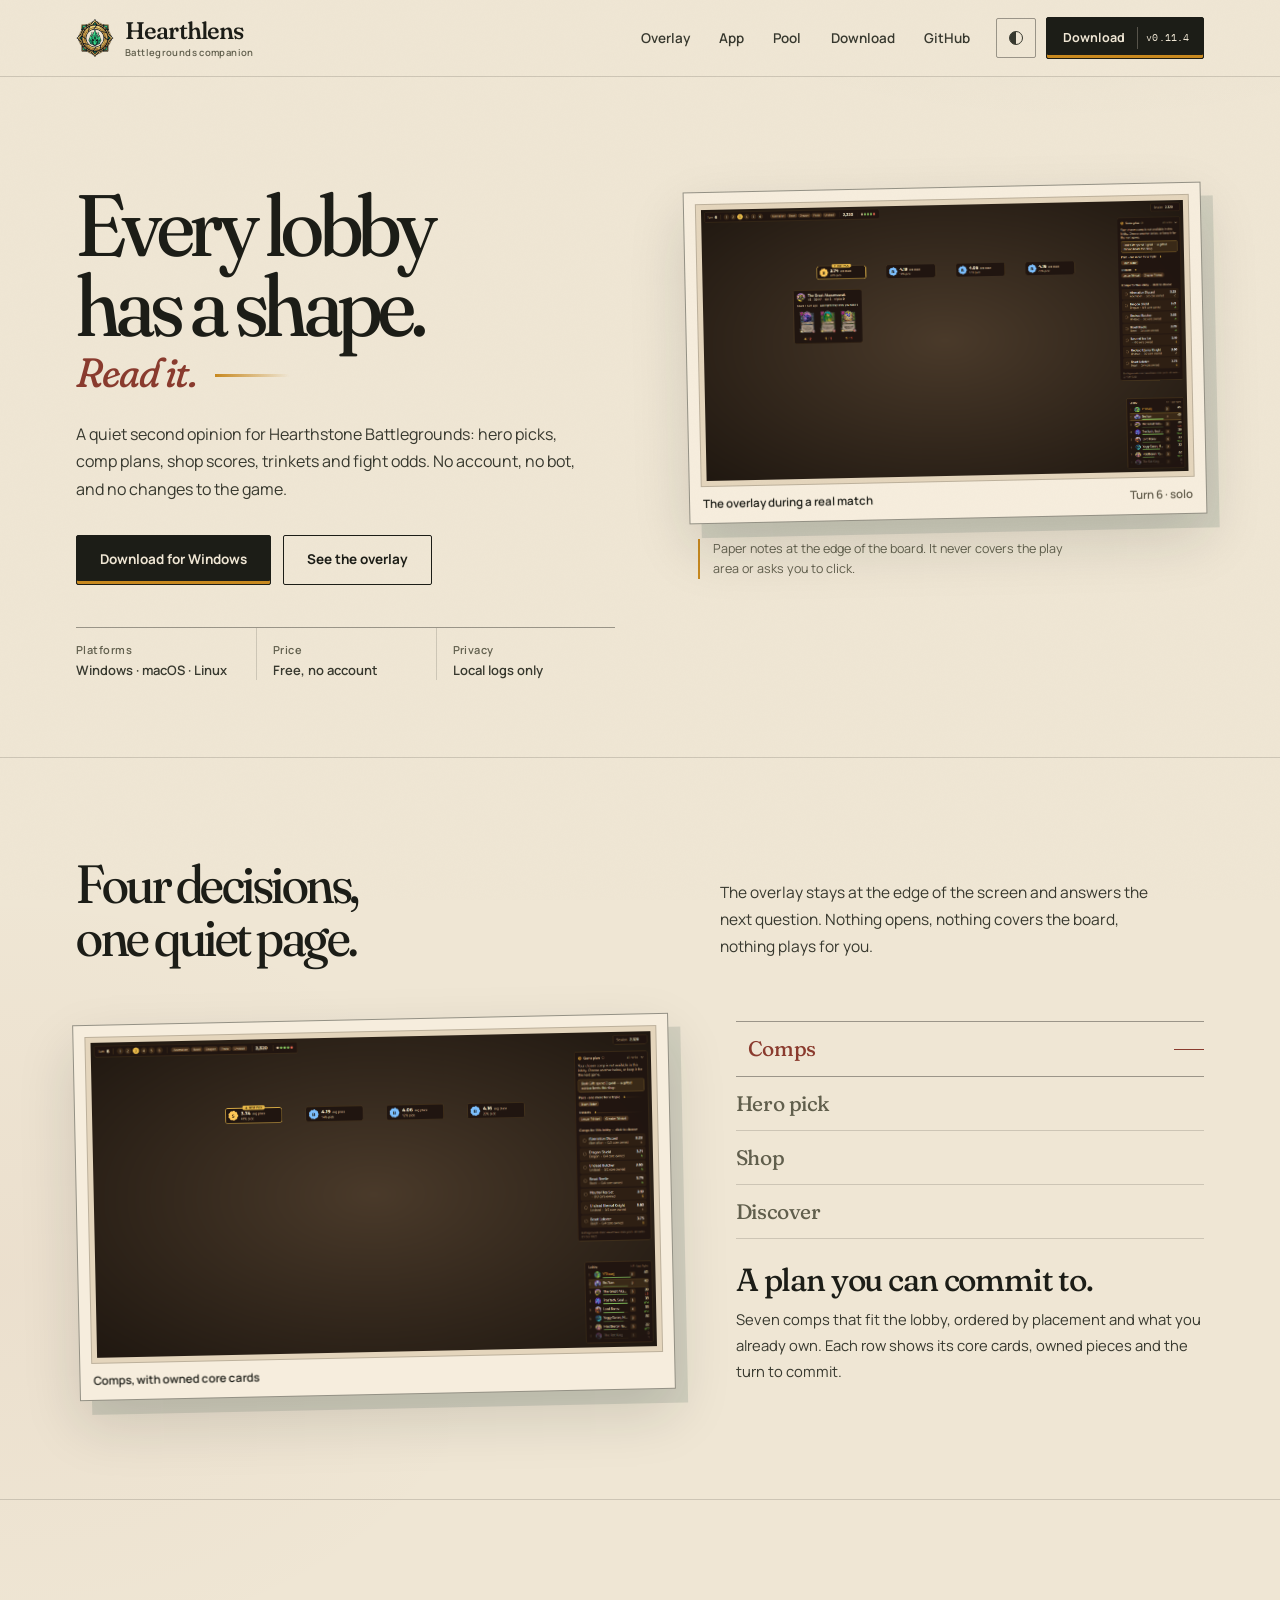
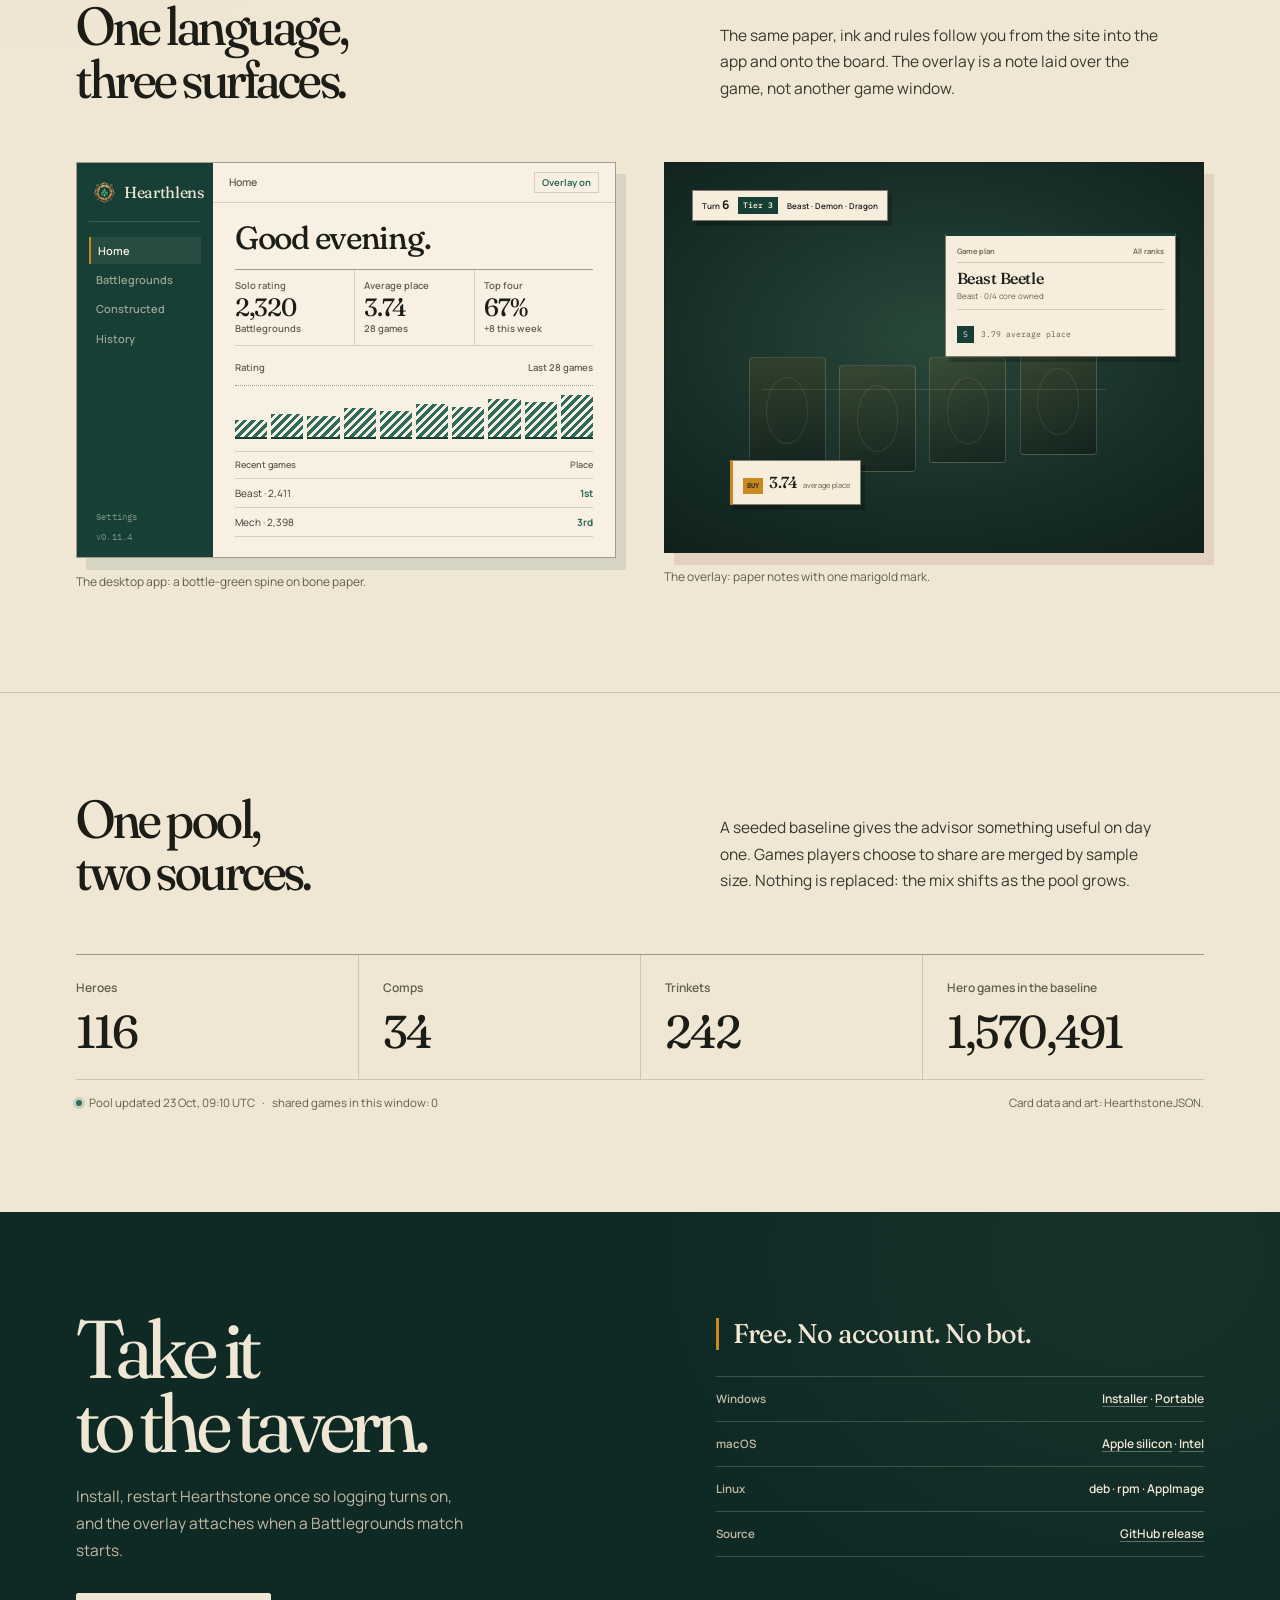
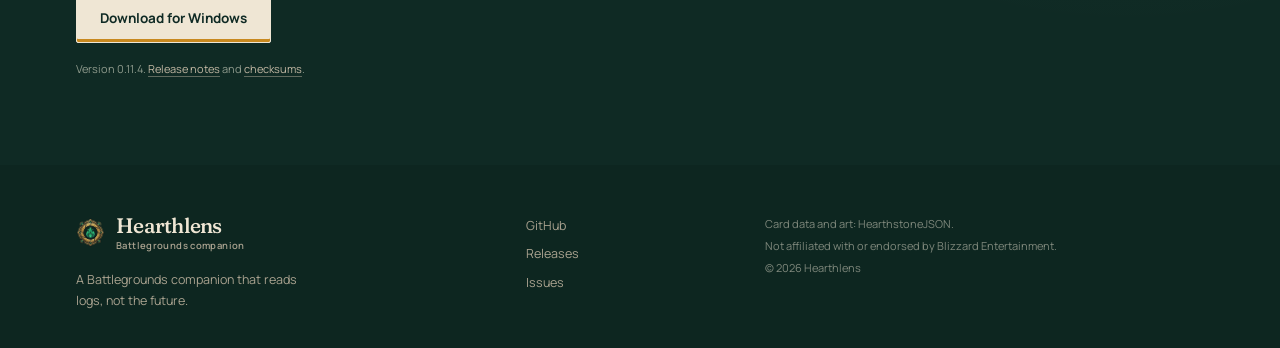
<file: design-preview/index.html>
<!doctype html>
<html lang="en" data-theme="light">
<head>
  <meta charset="utf-8">
  <meta name="viewport" content="width=device-width, initial-scale=1">
  <title>Hearthlens — a quieter Battlegrounds companion</title>
  <meta name="description" content="Hearthlens is a quiet second opinion for Hearthstone Battlegrounds: hero picks, comp plans, shop scores, trinkets and fight odds. No account, no bot, no game changes.">
  <meta name="theme-color" content="#efe6d4">
  <meta name="color-scheme" content="light dark">
  <link rel="icon" href="assets/hearthlens-64.png" sizes="64x64">
  <script>
    (() => {
      try {
        const stored = localStorage.getItem("hearthlens-theme");
        const dark = stored ? stored === "dark" : window.matchMedia("(prefers-color-scheme: dark)").matches;
        document.documentElement.dataset.theme = dark ? "dark" : "light";
      } catch {
        document.documentElement.dataset.theme = "light";
      }
    })();
  </script>
  <link rel="preconnect" href="https://fonts.googleapis.com">
  <link rel="preconnect" href="https://fonts.gstatic.com" crossorigin>
  <link href="https://fonts.googleapis.com/css2?family=Fraunces:opsz,wght,SOFT,WONK@9..144,300..700,0..100,0..1&family=Manrope:wght@400;500;600;700&family=IBM+Plex+Mono:wght@400;500&display=swap" rel="stylesheet">
  <link rel="stylesheet" href="styles.css">
  <script src="preview.js" defer></script>
</head>
<body>
  <a class="skip" href="#main">Skip to content</a>

  <header class="masthead">
    <div class="masthead-inner">
      <a class="brand" href="#top" aria-label="Hearthlens home">
        <img src="assets/hearthlens-64.png" width="38" height="38" alt="">
        <span class="brand-type">Hearthlens<small>Battlegrounds companion</small></span>
      </a>

      <nav class="primary-nav" id="primary-nav" aria-label="Primary">
        <a href="#overlay">Overlay</a>
        <a href="#app">App</a>
        <a href="#pool">Pool</a>
        <a href="#download">Download</a>
        <a href="https://github.com/Dev-NotAqua/HeartLens">GitHub</a>
      </nav>

      <div class="header-tools">
        <button class="theme-toggle" type="button" aria-pressed="false">
          <span class="theme-icon" aria-hidden="true"></span>
          <span class="sr-only">Switch to dark theme</span>
        </button>

        <a class="head-cta" href="#download">
          Download
          <span>v0.11.4</span>
        </a>

        <button class="nav-toggle" type="button" aria-expanded="false" aria-controls="primary-nav">
          <span class="sr-only">Menu</span>
          <span></span><span></span><span></span>
        </button>
      </div>
    </div>
  </header>

  <main id="main">
    <section class="hero" id="top">
      <div class="wrap hero-grid">
        <div class="hero-copy">
          <h1>Every lobby<br>has a shape.</h1>
          <p class="command">Read it.</p>
          <p class="hero-sub">A quiet second opinion for Hearthstone Battlegrounds: hero picks, comp plans, shop scores, trinkets and fight odds. No account, no bot, and no changes to the game.</p>

          <div class="actions">
            <a class="button primary" href="https://github.com/Dev-NotAqua/HeartLens/releases/download/v0.11.4/Hearthlens-Setup-0.11.4-win-x64.exe">Download for Windows</a>
            <a class="button ghost" href="#overlay">See the overlay</a>
          </div>

          <dl class="hero-meta">
            <div><dt>Platforms</dt><dd>Windows · macOS · Linux</dd></div>
            <div><dt>Price</dt><dd>Free, no account</dd></div>
            <div><dt>Privacy</dt><dd>Local logs only</dd></div>
          </dl>
        </div>

        <div class="specimen">
          <figure class="plate">
            <div class="plate-mat">
              <div class="shot">
                <img src="assets/overlay-game.png" width="1920" height="1080" alt="The Hearthlens overlay over a Battlegrounds match, with shop scores above the tavern, a game plan at the right and the lobby list below it.">
              </div>
            </div>
            <figcaption>
              <span>The overlay during a real match</span>
              <span>Turn 6 · solo</span>
            </figcaption>
          </figure>
          <p class="plate-note">Paper notes at the edge of the board. It never covers the play area or asks you to click.</p>
        </div>
      </div>
    </section>

    <section class="section" id="overlay">
      <div class="wrap">
        <div class="section-head">
          <h2>Four decisions,<br>one quiet page.</h2>
          <p>The overlay stays at the edge of the screen and answers the next question. Nothing opens, nothing covers the board, nothing plays for you.</p>
        </div>

        <div class="feature-grid">
          <figure class="plate plate-stage">
            <div class="plate-mat">
              <div class="stage-images">
                <img class="stage-img is-active" data-feature="comps" src="assets/overlay-trinket.png" width="1920" height="1080" alt="Comp plan overlay showing seven lobby-ready comps with owned core cards, a lobby list and placement scores.">
                <img class="stage-img" data-feature="hero" src="assets/overlay-pick.png" width="1920" height="1080" alt="Hero selection overlay ranking three heroes by average placement and pick rate." loading="lazy">
                <img class="stage-img" data-feature="shop" src="assets/overlay-game.png" width="1920" height="1080" alt="Shop advice overlay scoring minions in the tavern." loading="lazy">
                <img class="stage-img" data-feature="discover" src="assets/overlay-discover.png" width="1920" height="1080" alt="Discover overlay ranking three Dark Gift options." loading="lazy">
              </div>
            </div>
            <figcaption><span id="stage-caption">Comps, with owned core cards</span></figcaption>
          </figure>

          <div class="feature-copy">
            <div class="tabs" role="tablist" aria-label="Overlay features">
              <button type="button" role="tab" id="tab-comps" aria-controls="panel-comps" aria-selected="true" data-target="comps">Comps</button>
              <button type="button" role="tab" id="tab-hero" aria-controls="panel-hero" aria-selected="false" tabindex="-1" data-target="hero">Hero pick</button>
              <button type="button" role="tab" id="tab-shop" aria-controls="panel-shop" aria-selected="false" tabindex="-1" data-target="shop">Shop</button>
              <button type="button" role="tab" id="tab-discover" aria-controls="panel-discover" aria-selected="false" tabindex="-1" data-target="discover">Discover</button>
            </div>

            <div class="panels">
              <div class="feature-panel" role="tabpanel" id="panel-comps" aria-labelledby="tab-comps">
                <h3>A plan you can commit to.</h3>
                <p>Seven comps that fit the lobby, ordered by placement and what you already own. Each row shows its core cards, owned pieces and the turn to commit.</p>
              </div>
              <div class="feature-panel" role="tabpanel" id="panel-hero" aria-labelledby="tab-hero" hidden>
                <h3>Pick for the lobby you got.</h3>
                <p>Hearthlens reads the tribes in play before the first buy and adjusts each hero's average place. The best pick gets a marigold mark; the rest stay visible so you can disagree.</p>
              </div>
              <div class="feature-panel" role="tabpanel" id="panel-shop" aria-labelledby="tab-shop" hidden>
                <h3>Buy the board you have.</h3>
                <p>Every minion is scored against your board, your comp's core cards and the gold in hand. Triples, core cards and freezes are called out before you spend.</p>
              </div>
              <div class="feature-panel" role="tabpanel" id="panel-discover" aria-labelledby="tab-discover" hidden>
                <h3>Close calls stay close.</h3>
                <p>Discover, Dark Gift and trinket options are ranked. When the numbers are within noise, Hearthlens says so instead of inventing a winner.</p>
              </div>
            </div>
          </div>
        </div>
      </div>
    </section>

    <section class="section section-surfaces" id="app">
      <div class="wrap">
        <div class="section-head">
          <h2>One language,<br>three surfaces.</h2>
          <p>The same paper, ink and rules follow you from the site into the app and onto the board. The overlay is a note laid over the game, not another game window.</p>
        </div>

        <div class="surfaces">
          <figure class="surface-figure surface-app">
            <div class="app-mock" aria-label="Hearthlens desktop app concept">
              <aside class="app-rail">
                <div class="app-brand"><img src="assets/hearthlens-64.png" width="24" height="24" alt=""><span>Hearthlens</span></div>
                <nav aria-hidden="true">
                  <span class="is-on">Home</span>
                  <span>Battlegrounds</span>
                  <span>Constructed</span>
                  <span>History</span>
                </nav>
                <div class="app-rail-foot"><span>Settings</span><span>v0.11.4</span></div>
              </aside>
              <div class="app-sheet">
                <div class="app-top"><span>Home</span><span class="app-status">Overlay on</span></div>
                <div class="app-body">
                  <h3>Good evening.</h3>
                  <div class="app-stats">
                    <div><span>Solo rating</span><strong>2,320</strong><small>Battlegrounds</small></div>
                    <div><span>Average place</span><strong>3.74</strong><small>28 games</small></div>
                    <div><span>Top four</span><strong>67%</strong><small>+8 this week</small></div>
                  </div>
                  <div class="app-chart">
                    <div class="app-chart-head"><span>Rating</span><span>Last 28 games</span></div>
                    <div class="chart-bars">
                      <i style="--h:38%"></i><i style="--h:52%"></i><i style="--h:47%"></i><i style="--h:63%"></i><i style="--h:58%"></i><i style="--h:71%"></i><i style="--h:66%"></i><i style="--h:82%"></i><i style="--h:76%"></i><i style="--h:91%"></i>
                    </div>
                  </div>
                  <div class="app-recent">
                    <div class="app-recent-head"><span>Recent games</span><span>Place</span></div>
                    <div><span>Beast · 2,411</span><strong>1st</strong></div>
                    <div><span>Mech · 2,398</span><strong>3rd</strong></div>
                  </div>
                </div>
              </div>
            </div>
            <figcaption>The desktop app: a bottle-green spine on bone paper.</figcaption>
          </figure>

          <figure class="surface-figure surface-overlay">
            <div class="game-mock" aria-label="Overlay concept over a match">
              <div class="game-table" aria-hidden="true">
                <span class="game-line"></span>
                <i class="game-minion m1"></i><i class="game-minion m2"></i><i class="game-minion m3"></i><i class="game-minion m4"></i>
              </div>
              <div class="overlay-slip slip-top">
                <span>Turn <strong>6</strong></span><span class="slip-tier">Tier 3</span><span>Beast · Demon · Dragon</span>
              </div>
              <div class="overlay-slip slip-plan">
                <div class="slip-head"><span>Game plan</span><span>All ranks</span></div>
                <strong>Beast Beetle</strong>
                <p>Beast · 0/4 core owned</p>
                <div class="slip-rule"></div>
                <span class="slip-tier">S</span><span class="slip-stat">3.79 average place</span>
              </div>
              <div class="overlay-slip slip-buy">
                <span class="slip-stamp">Buy</span>
                <strong>3.74</strong>
                <span>average place</span>
              </div>
            </div>
            <figcaption>The overlay: paper notes with one marigold mark.</figcaption>
          </figure>
        </div>
      </div>
    </section>

    <section class="section" id="pool">
      <div class="wrap">
        <div class="section-head">
          <h2>One pool,<br>two sources.</h2>
          <p>A seeded baseline gives the advisor something useful on day one. Games players choose to share are merged by sample size. Nothing is replaced: the mix shifts as the pool grows.</p>
        </div>

        <dl class="figures">
          <div><dt>Heroes</dt><dd data-stat="heroes">116</dd></div>
          <div><dt>Comps</dt><dd data-stat="comps">34</dd></div>
          <div><dt>Trinkets</dt><dd data-stat="trinkets">242</dd></div>
          <div><dt>Hero games in the baseline</dt><dd data-stat="games">1,570,491</dd></div>
        </dl>

        <div class="pool-note">
          <p><span class="live-dot" aria-hidden="true"></span><span data-stat="updated">Pool updated 23 Oct, 09:10 UTC</span> · <span data-stat="shared">shared games in this window: 0</span></p>
          <p>Card data and art: HearthstoneJSON.</p>
        </div>
      </div>
    </section>

    <section class="download" id="download">
      <div class="wrap download-grid">
        <div class="download-copy">
          <h2>Take it<br>to the tavern.</h2>
          <p>Install, restart Hearthstone once so logging turns on, and the overlay attaches when a Battlegrounds match starts.</p>
          <a class="button inverted" href="https://github.com/Dev-NotAqua/HeartLens/releases/download/v0.11.4/Hearthlens-Setup-0.11.4-win-x64.exe">Download for Windows</a>
          <p class="fine">Version 0.11.4. <a href="https://github.com/Dev-NotAqua/HeartLens/releases/tag/v0.11.4">Release notes</a> and <a href="https://github.com/Dev-NotAqua/HeartLens/releases/download/v0.11.4/SHA256SUMS.txt">checksums</a>.</p>
        </div>

        <div class="download-ledger">
          <p class="download-note">Free. No account. No bot.</p>
          <dl>
            <div><dt>Windows</dt><dd><a href="https://github.com/Dev-NotAqua/HeartLens/releases/download/v0.11.4/Hearthlens-Setup-0.11.4-win-x64.exe">Installer</a> · <a href="https://github.com/Dev-NotAqua/HeartLens/releases/download/v0.11.4/Hearthlens-Portable-0.11.4-win-x64.zip">Portable</a></dd></div>
            <div><dt>macOS</dt><dd><a href="https://github.com/Dev-NotAqua/HeartLens/releases/download/v0.11.4/Hearthlens-0.11.4-macOS-arm64.pkg">Apple silicon</a> · <a href="https://github.com/Dev-NotAqua/HeartLens/releases/download/v0.11.4/Hearthlens-0.11.4-macOS-x64.pkg">Intel</a></dd></div>
            <div><dt>Linux</dt><dd>deb · rpm · AppImage</dd></div>
            <div><dt>Source</dt><dd><a href="https://github.com/Dev-NotAqua/HeartLens/releases/tag/v0.11.4">GitHub release</a></dd></div>
          </dl>
        </div>
      </div>
    </section>
  </main>

  <footer class="site-foot">
    <div class="wrap foot-grid">
      <div class="foot-brand">
        <a class="brand" href="#top" aria-label="Hearthlens home">
          <img src="assets/hearthlens-64.png" width="28" height="28" alt="">
          <span class="brand-type">Hearthlens<small>Battlegrounds companion</small></span>
        </a>
        <p>A Battlegrounds companion that reads logs, not the future.</p>
      </div>
      <div class="foot-links">
        <a href="https://github.com/Dev-NotAqua/HeartLens">GitHub</a>
        <a href="https://github.com/Dev-NotAqua/HeartLens/releases">Releases</a>
        <a href="https://github.com/Dev-NotAqua/HeartLens/issues">Issues</a>
      </div>
      <div class="foot-fine">
        <p>Card data and art: HearthstoneJSON.</p>
        <p>Not affiliated with or endorsed by Blizzard Entertainment.</p>
        <p>© <span id="year">2026</span> Hearthlens</p>
      </div>
    </div>
  </footer>
</body>
</html>
</file>
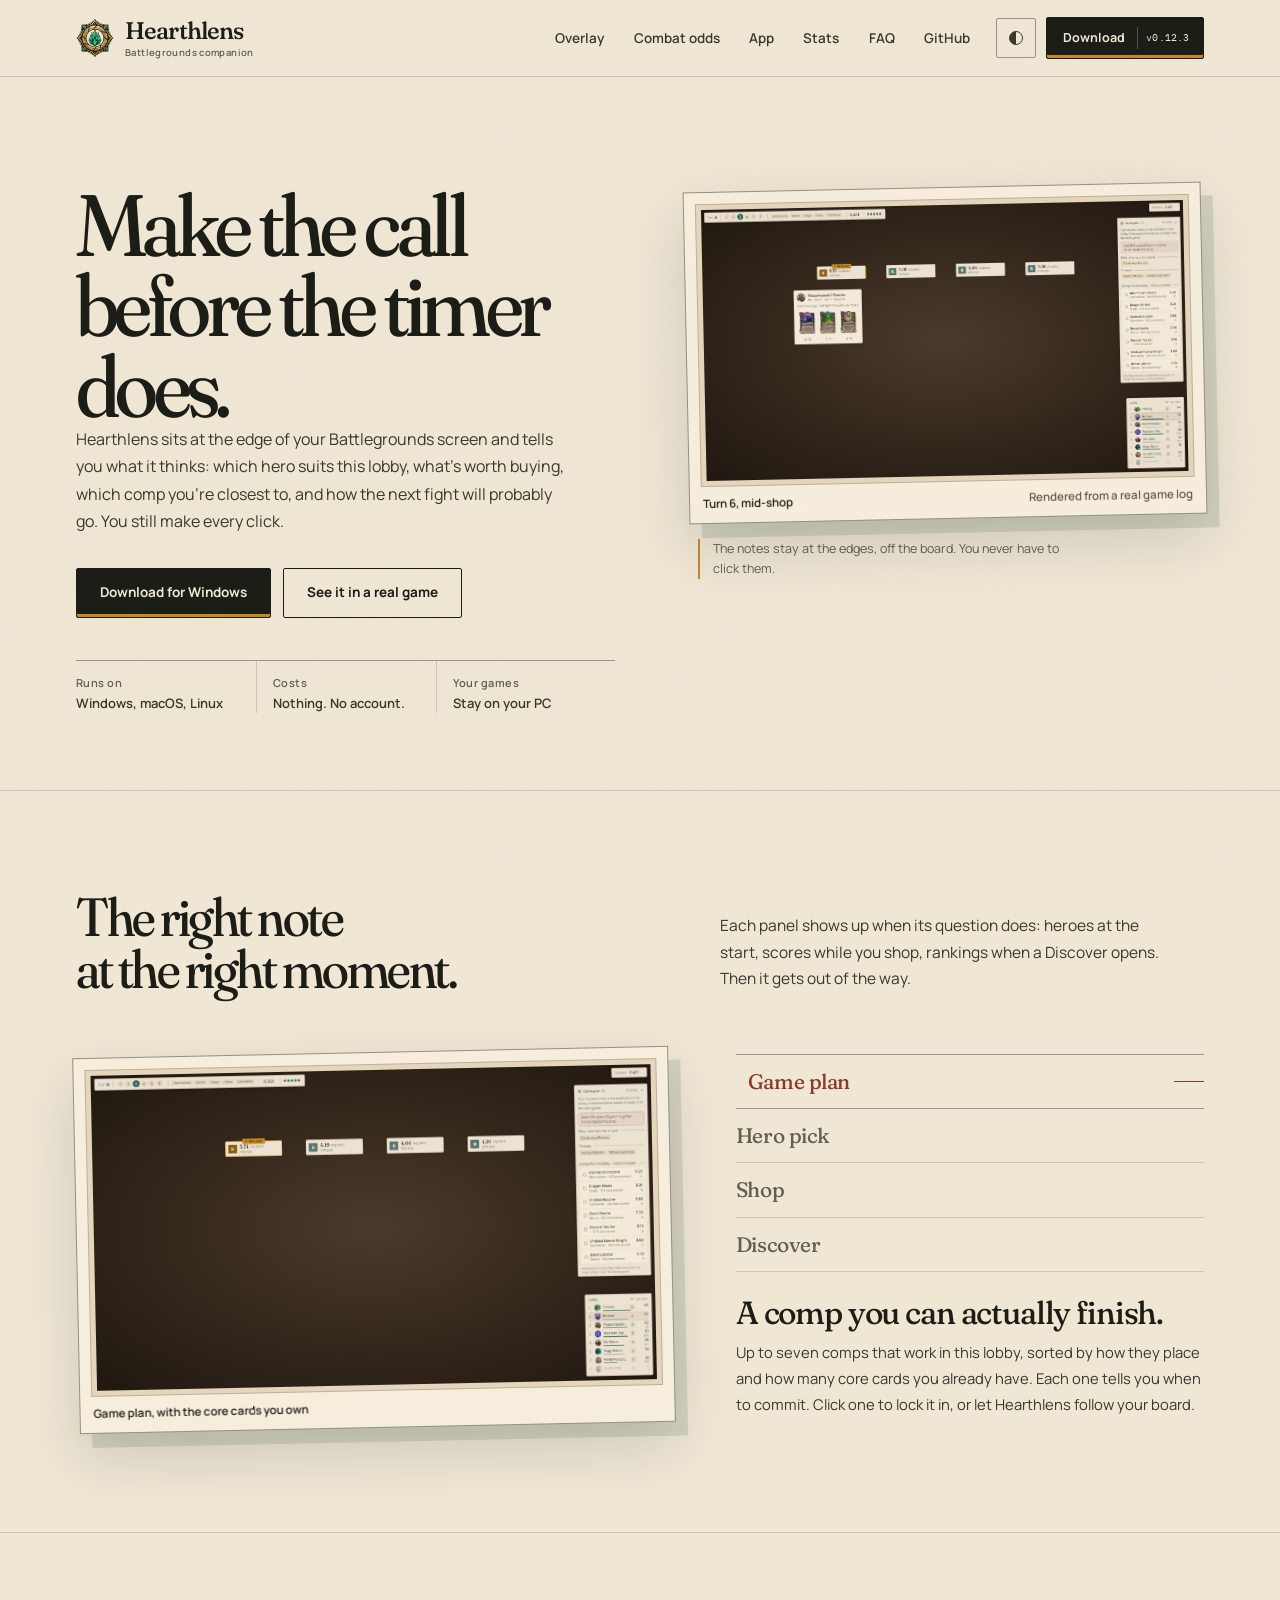
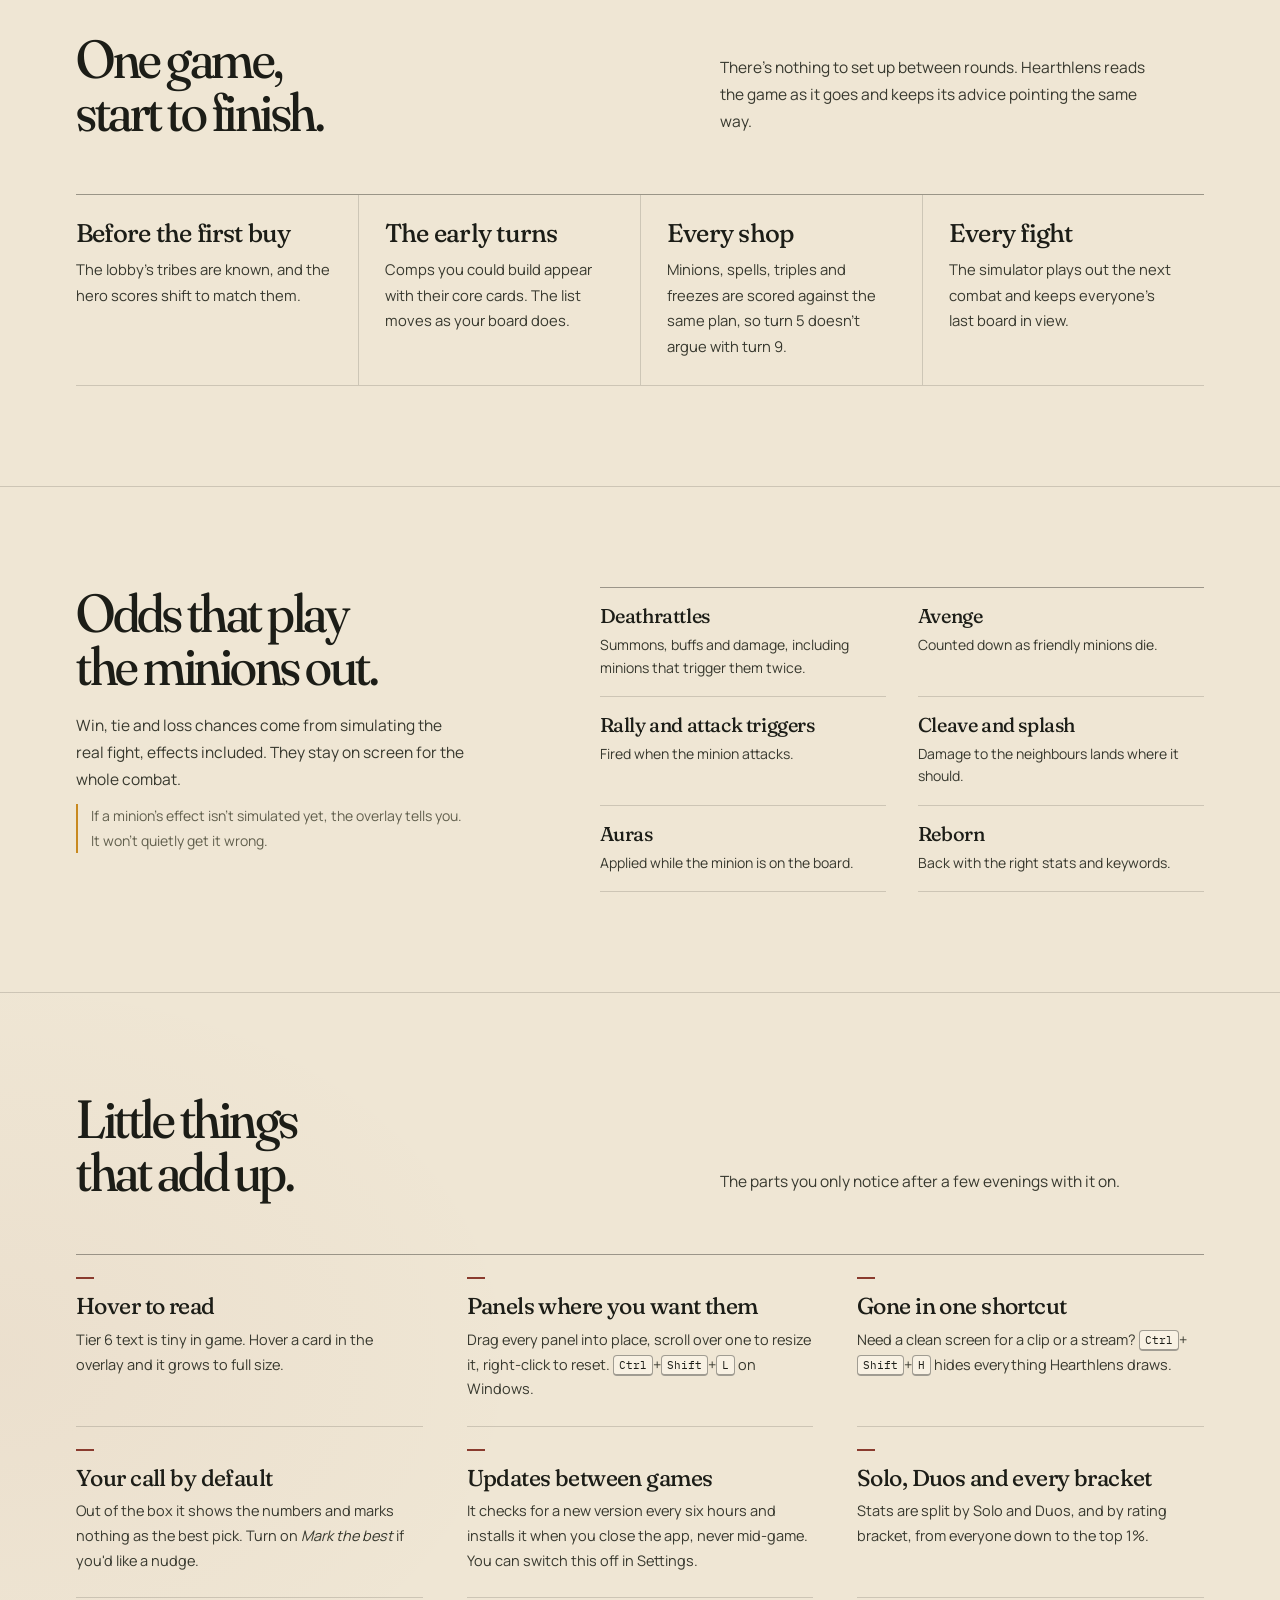
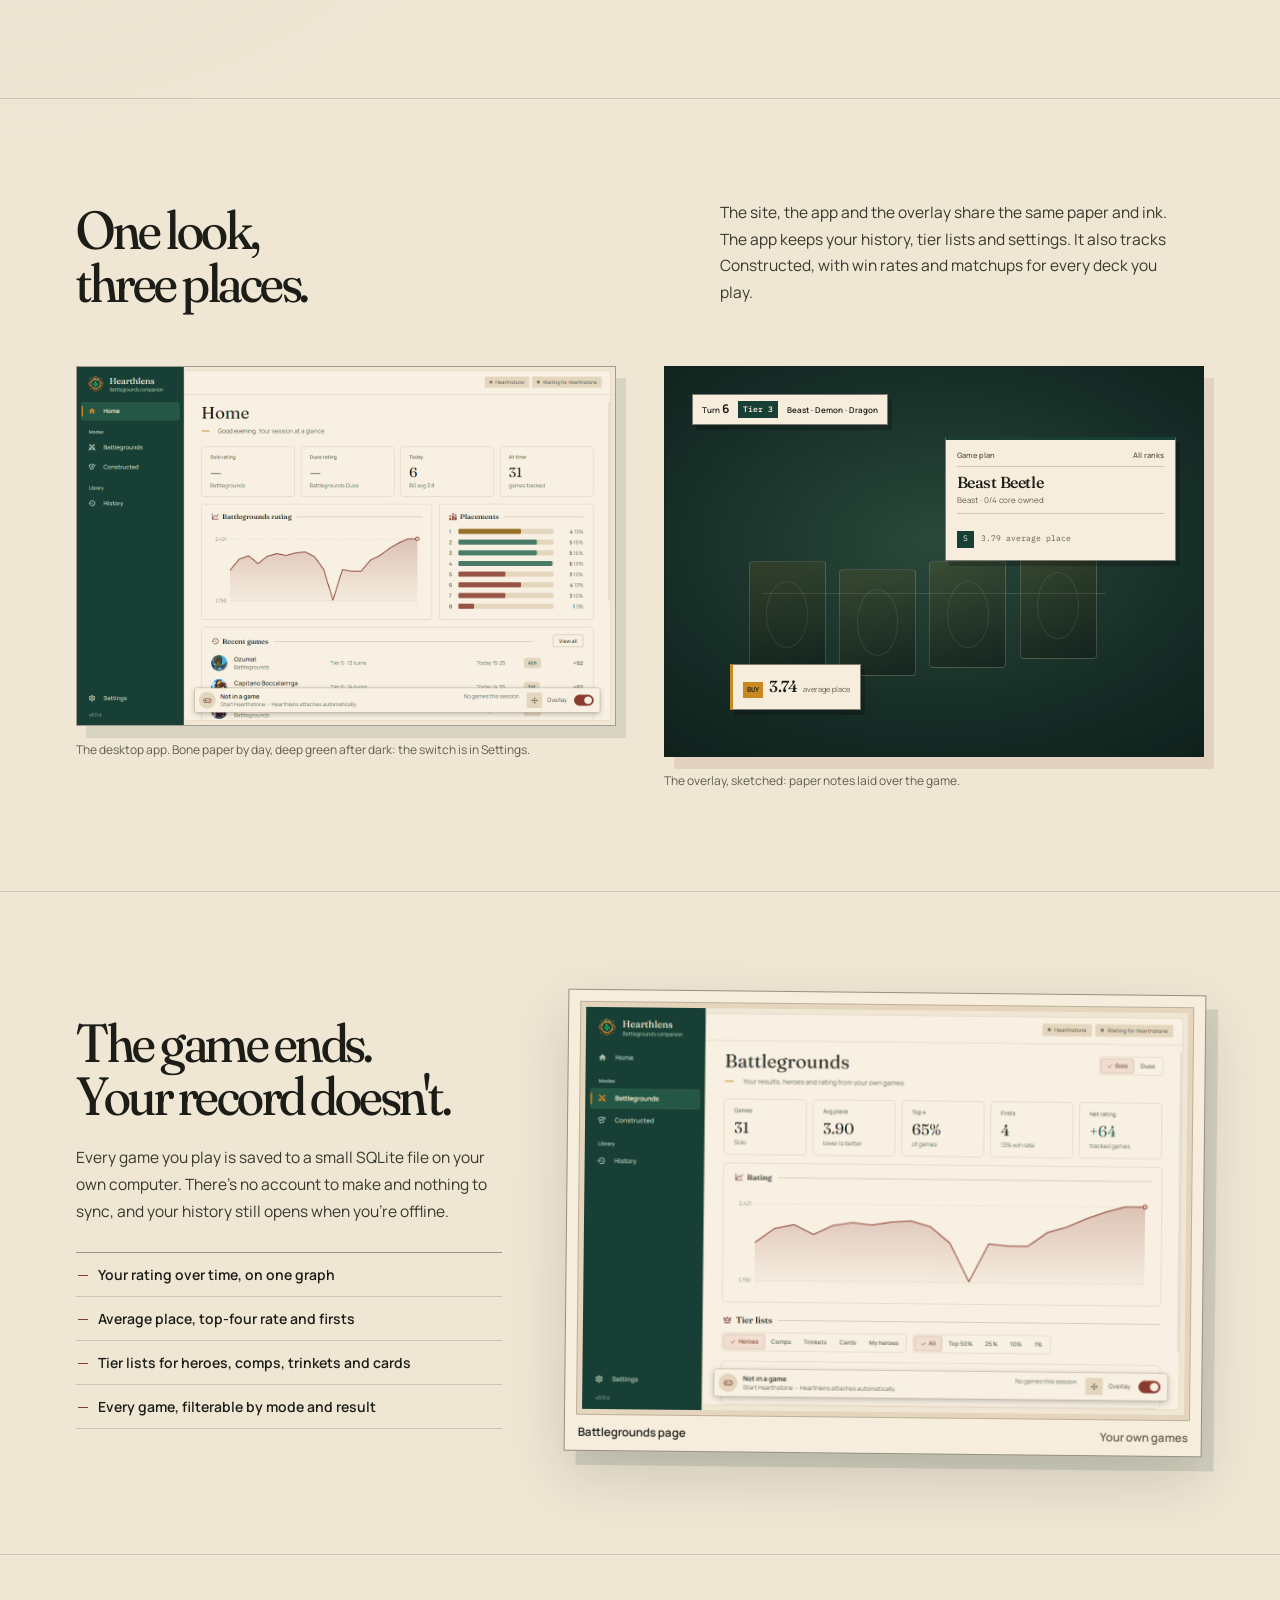
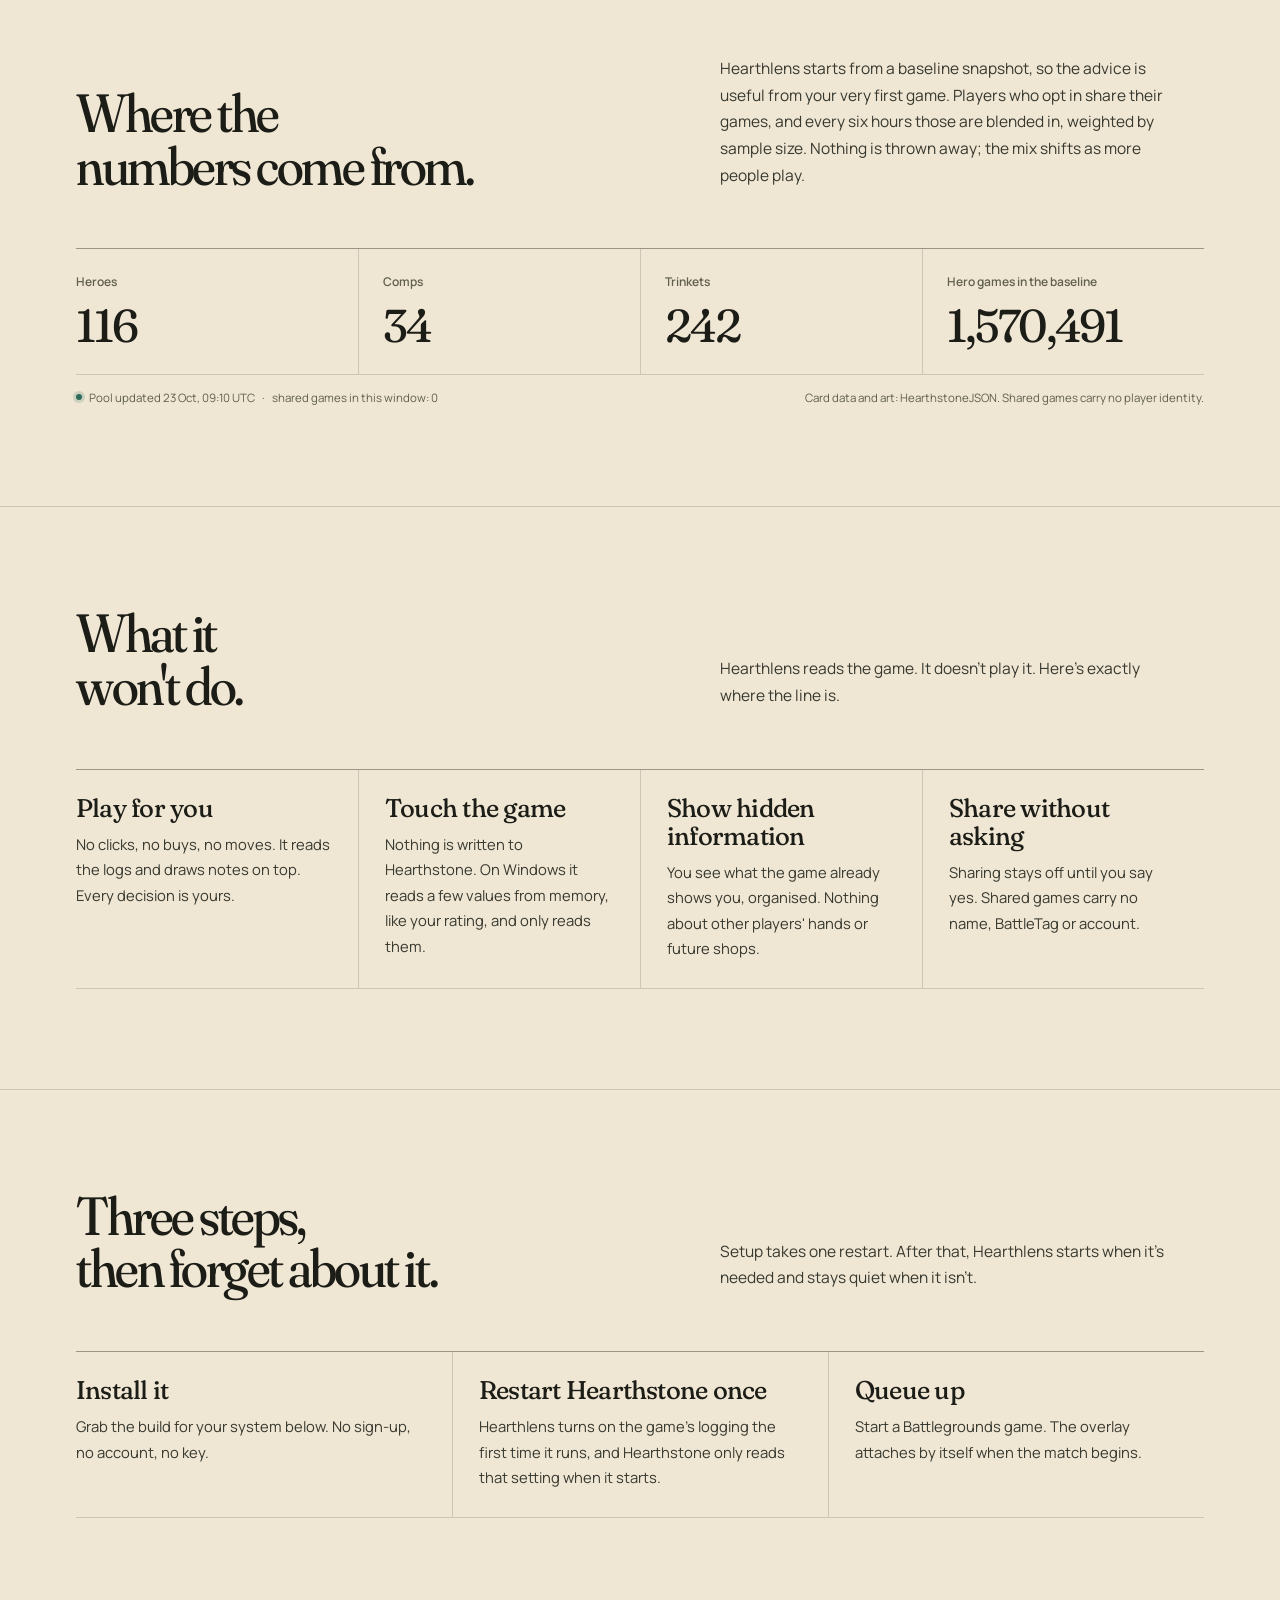
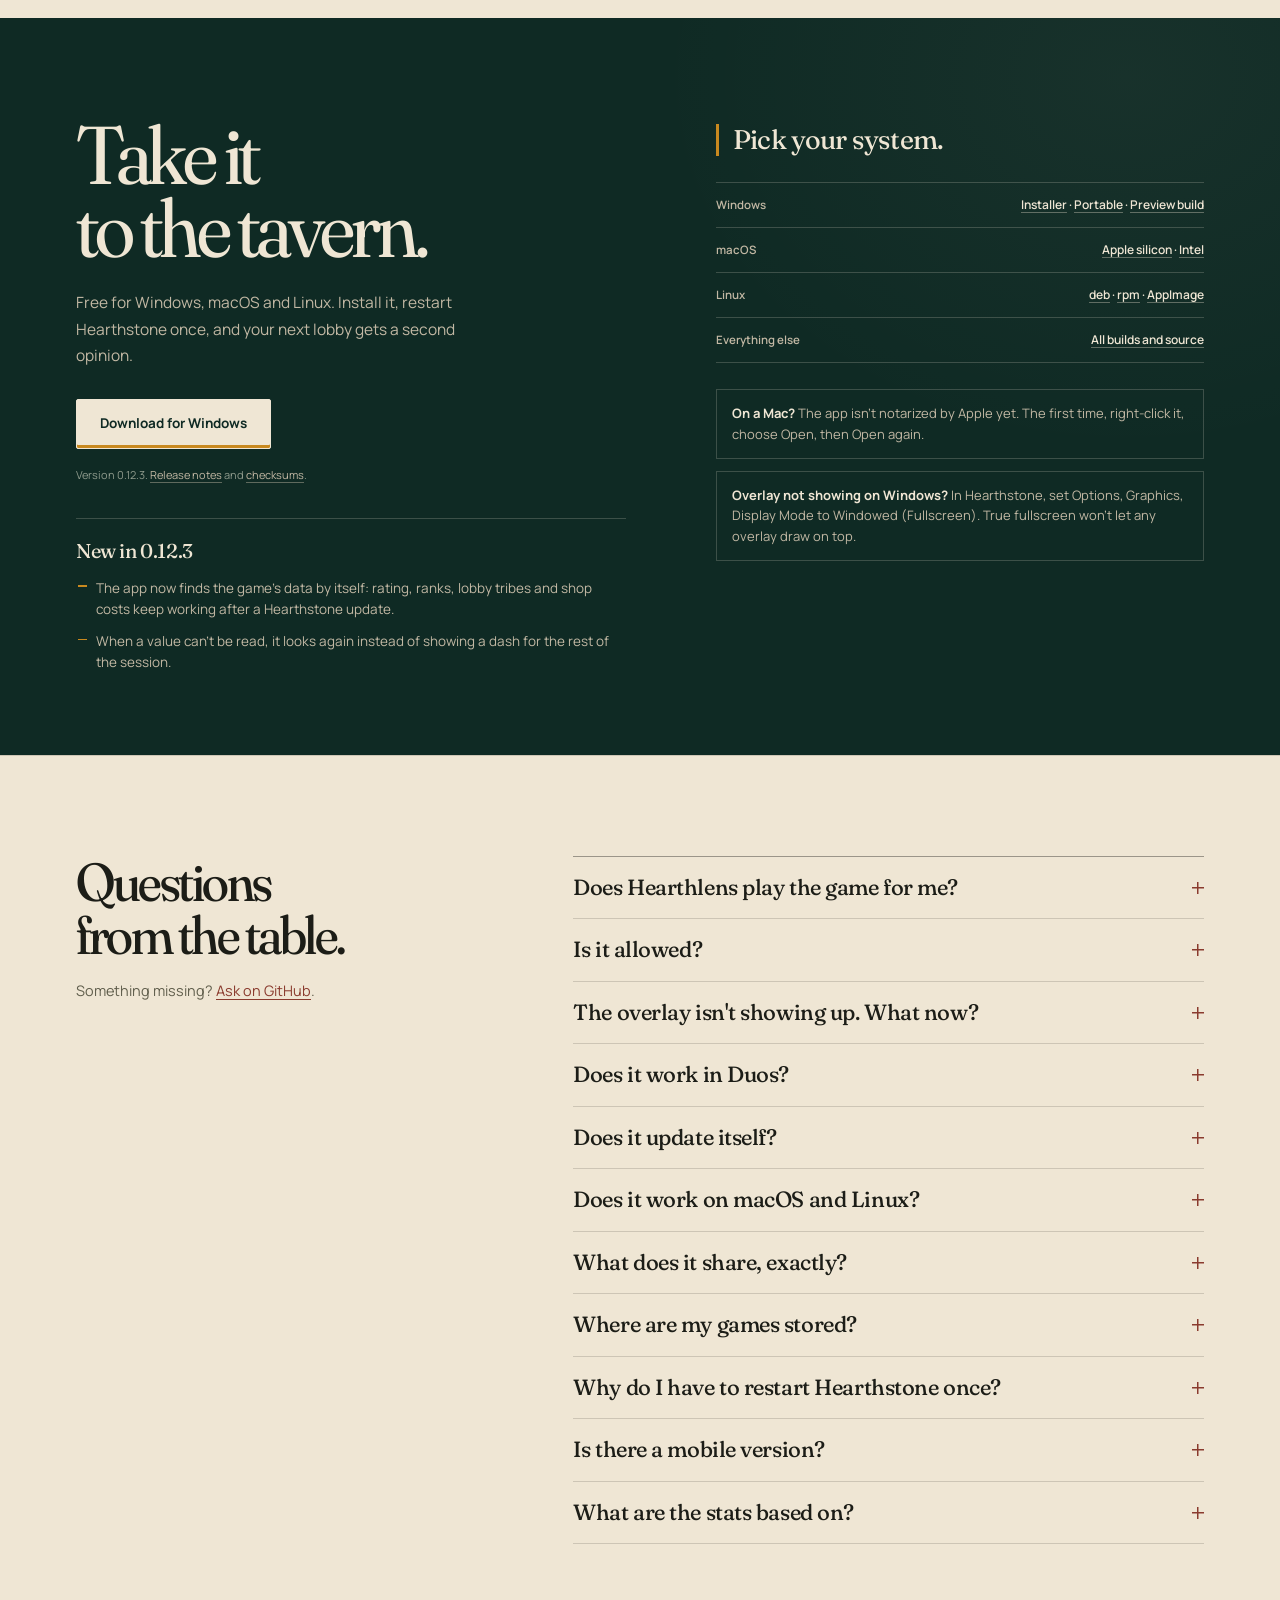
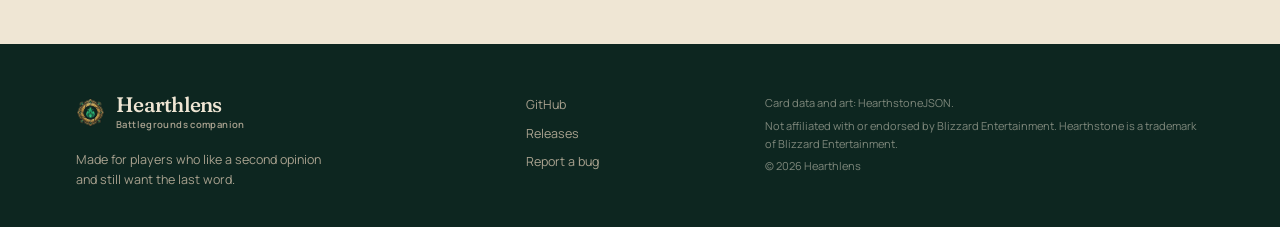
<file: site/index.html>
<!doctype html>
<html lang="en" data-theme="light">
<head>
  <meta charset="utf-8">
  <meta name="viewport" content="width=device-width, initial-scale=1">
  <title>Hearthlens: a second opinion for Hearthstone Battlegrounds</title>
  <meta name="description" content="Hearthlens sits at the edge of your Battlegrounds screen and suggests heroes, comps, shop buys and Discover picks, with combat odds for every fight. Free, no account, never plays for you.">
  <meta name="theme-color" content="#efe6d4">
  <meta name="color-scheme" content="light dark">
  <link rel="icon" href="assets/hearthlens-64.png" sizes="64x64">
  <script>
    (() => {
      try {
        const stored = localStorage.getItem("hearthlens-theme");
        const dark = stored ? stored === "dark" : window.matchMedia("(prefers-color-scheme: dark)").matches;
        document.documentElement.dataset.theme = dark ? "dark" : "light";
      } catch {
        document.documentElement.dataset.theme = "light";
      }
    })();
  </script>
  <link rel="preconnect" href="https://fonts.googleapis.com">
  <link rel="preconnect" href="https://fonts.gstatic.com" crossorigin>
  <link href="https://fonts.googleapis.com/css2?family=Fraunces:opsz,wght,SOFT,WONK@9..144,300..700,0..100,0..1&family=Manrope:wght@400;500;600;700&family=IBM+Plex+Mono:wght@400;500&display=swap" rel="stylesheet">
  <link rel="stylesheet" href="styles.css">
  <script src="main.js" defer></script>
</head>
<body>
  <a class="skip" href="#main">Skip to content</a>

  <header class="masthead">
    <div class="masthead-inner">
      <a class="brand" href="#top" aria-label="Hearthlens home">
        <img src="assets/hearthlens-64.png" width="38" height="38" alt="">
        <span class="brand-type">Hearthlens<small>Battlegrounds companion</small></span>
      </a>

      <nav class="primary-nav" id="primary-nav" aria-label="Primary">
        <a href="#overlay">Overlay</a>
        <a href="#odds">Combat odds</a>
        <a href="#app">App</a>
        <a href="#pool">Stats</a>
        <a href="#faq">FAQ</a>
        <a href="https://github.com/Dev-NotAqua/HeartLens">GitHub</a>
      </nav>

      <div class="header-tools">
        <button class="theme-toggle" type="button" aria-pressed="false">
          <span class="theme-icon" aria-hidden="true"></span>
          <span class="sr-only">Switch to dark theme</span>
        </button>

        <a class="head-cta" href="#download">
          Download
          <span>v0.12.3</span>
        </a>

        <button class="nav-toggle" type="button" aria-expanded="false" aria-controls="primary-nav">
          <span class="sr-only">Menu</span>
          <span></span><span></span><span></span>
        </button>
      </div>
    </div>
  </header>

  <main id="main">
    <section class="hero" id="top">
      <div class="wrap hero-grid">
        <div class="hero-copy">
          <h1>Make the call<br>before the timer does.</h1>
          <p class="hero-sub">Hearthlens sits at the edge of your Battlegrounds screen and tells you what it thinks: which hero suits this lobby, what's worth buying, which comp you're closest to, and how the next fight will probably go. You still make every click.</p>

          <div class="actions">
            <a class="button primary" href="https://github.com/Dev-NotAqua/HeartLens/releases/download/v0.12.3/Hearthlens-Setup-0.12.3-win-x64.exe">Download for Windows</a>
            <a class="button ghost" href="#overlay">See it in a real game</a>
          </div>

          <dl class="hero-meta">
            <div><dt>Runs on</dt><dd>Windows, macOS, Linux</dd></div>
            <div><dt>Costs</dt><dd>Nothing. No account.</dd></div>
            <div><dt>Your games</dt><dd>Stay on your PC</dd></div>
          </dl>
        </div>

        <div class="specimen">
          <figure class="plate">
            <div class="plate-mat">
              <div class="shot">
                <img src="assets/shots/overlay-game.png" width="1920" height="1080" alt="The Hearthlens overlay during a Battlegrounds match: shop scores above the tavern, a game plan on the right and the lobby list below it.">
              </div>
            </div>
            <figcaption>
              <span>Turn 6, mid-shop</span>
              <span>Rendered from a real game log</span>
            </figcaption>
          </figure>
          <p class="plate-note">The notes stay at the edges, off the board. You never have to click them.</p>
        </div>
      </div>
    </section>

    <section class="section" id="overlay">
      <div class="wrap">
        <div class="section-head">
          <h2>The right note<br>at the right moment.</h2>
          <p>Each panel shows up when its question does: heroes at the start, scores while you shop, rankings when a Discover opens. Then it gets out of the way.</p>
        </div>

        <div class="feature-grid">
          <figure class="plate plate-stage">
            <div class="plate-mat">
              <div class="stage-images">
                <img class="stage-img is-active" data-feature="comps" src="assets/shots/overlay-trinket.png" width="1920" height="1080" alt="The game plan panel listing comps that fit the lobby, with the core cards you already own.">
                <img class="stage-img" data-feature="hero" src="assets/shots/overlay-pick.png" width="1920" height="1080" alt="Hero selection with each hero's average place and pick rate for this lobby." loading="lazy">
                <img class="stage-img" data-feature="shop" src="assets/shots/overlay-game.png" width="1920" height="1080" alt="Shop scores shown above each minion in the tavern." loading="lazy">
                <img class="stage-img" data-feature="discover" src="assets/shots/overlay-discover.png" width="1920" height="1080" alt="Three Dark Gift options, ranked." loading="lazy">
              </div>
            </div>
            <figcaption><span id="stage-caption">Game plan, with the core cards you own</span></figcaption>
          </figure>

          <div class="feature-copy">
            <div class="tabs" role="tablist" aria-label="Overlay features">
              <button type="button" role="tab" id="tab-comps" aria-controls="panel-comps" aria-selected="true" data-target="comps">Game plan</button>
              <button type="button" role="tab" id="tab-hero" aria-controls="panel-hero" aria-selected="false" tabindex="-1" data-target="hero">Hero pick</button>
              <button type="button" role="tab" id="tab-shop" aria-controls="panel-shop" aria-selected="false" tabindex="-1" data-target="shop">Shop</button>
              <button type="button" role="tab" id="tab-discover" aria-controls="panel-discover" aria-selected="false" tabindex="-1" data-target="discover">Discover</button>
            </div>

            <div class="panels">
              <div class="feature-panel" role="tabpanel" id="panel-comps" aria-labelledby="tab-comps">
                <h3>A comp you can actually finish.</h3>
                <p>Up to seven comps that work in this lobby, sorted by how they place and how many core cards you already have. Each one tells you when to commit. Click one to lock it in, or let Hearthlens follow your board.</p>
              </div>
              <div class="feature-panel" role="tabpanel" id="panel-hero" aria-labelledby="tab-hero" hidden>
                <h3>A hero for this lobby, not an average one.</h3>
                <p>The tribes are known before your first buy, so every hero's numbers are adjusted for the lobby you're actually in. Want a nudge? Turn on <em>Mark the best</em>. Rather decide yourself? <em>Stats only</em> is the default and marks nothing.</p>
              </div>
              <div class="feature-panel" role="tabpanel" id="panel-shop" aria-labelledby="tab-shop" hidden>
                <h3>Is it worth 3 gold?</h3>
                <p>Every minion and tavern spell in the shop gets a score based on your board, your comp and the gold in your pocket. Triples, core cards and freezes worth making are called out before you spend.</p>
              </div>
              <div class="feature-panel" role="tabpanel" id="panel-discover" aria-labelledby="tab-discover" hidden>
                <h3>Close calls stay close.</h3>
                <p>Discovers, Dark Gifts and trinkets are ranked. When two options are within noise of each other, Hearthlens says so instead of pretending one is clearly better.</p>
              </div>
            </div>
          </div>
        </div>
      </div>
    </section>

    <section class="section" id="match">
      <div class="wrap">
        <div class="section-head">
          <h2>One game,<br>start to finish.</h2>
          <p>There's nothing to set up between rounds. Hearthlens reads the game as it goes and keeps its advice pointing the same way.</p>
        </div>

        <ol class="columns">
          <li>
            <h3>Before the first buy</h3>
            <p>The lobby's tribes are known, and the hero scores shift to match them.</p>
          </li>
          <li>
            <h3>The early turns</h3>
            <p>Comps you could build appear with their core cards. The list moves as your board does.</p>
          </li>
          <li>
            <h3>Every shop</h3>
            <p>Minions, spells, triples and freezes are scored against the same plan, so turn 5 doesn't argue with turn 9.</p>
          </li>
          <li>
            <h3>Every fight</h3>
            <p>The simulator plays out the next combat and keeps everyone's last board in view.</p>
          </li>
        </ol>
      </div>
    </section>

    <section class="section" id="odds">
      <div class="wrap odds-grid">
        <div class="odds-copy">
          <h2>Odds that play<br>the minions out.</h2>
          <p>Win, tie and loss chances come from simulating the real fight, effects included. They stay on screen for the whole combat.</p>
          <p>If a minion's effect isn't simulated yet, the overlay tells you. It won't quietly get it wrong.</p>
        </div>

        <dl class="effects">
          <div><dt>Deathrattles</dt><dd>Summons, buffs and damage, including minions that trigger them twice.</dd></div>
          <div><dt>Avenge</dt><dd>Counted down as friendly minions die.</dd></div>
          <div><dt>Rally and attack triggers</dt><dd>Fired when the minion attacks.</dd></div>
          <div><dt>Cleave and splash</dt><dd>Damage to the neighbours lands where it should.</dd></div>
          <div><dt>Auras</dt><dd>Applied while the minion is on the board.</dd></div>
          <div><dt>Reborn</dt><dd>Back with the right stats and keywords.</dd></div>
        </dl>
      </div>
    </section>

    <section class="section" id="details">
      <div class="wrap">
        <div class="section-head">
          <h2>Little things<br>that add up.</h2>
          <p>The parts you only notice after a few evenings with it on.</p>
        </div>

        <div class="details-grid">
          <article>
            <h3>Hover to read</h3>
            <p>Tier 6 text is tiny in game. Hover a card in the overlay and it grows to full size.</p>
          </article>
          <article>
            <h3>Panels where you want them</h3>
            <p>Drag every panel into place, scroll over one to resize it, right-click to reset. <kbd>Ctrl</kbd>+<kbd>Shift</kbd>+<kbd>L</kbd> on Windows.</p>
          </article>
          <article>
            <h3>Gone in one shortcut</h3>
            <p>Need a clean screen for a clip or a stream? <kbd>Ctrl</kbd>+<kbd>Shift</kbd>+<kbd>H</kbd> hides everything Hearthlens draws.</p>
          </article>
          <article>
            <h3>Your call by default</h3>
            <p>Out of the box it shows the numbers and marks nothing as the best pick. Turn on <em>Mark the best</em> if you'd like a nudge.</p>
          </article>
          <article>
            <h3>Updates between games</h3>
            <p>It checks for a new version every six hours and installs it when you close the app, never mid-game. You can switch this off in Settings.</p>
          </article>
          <article>
            <h3>Solo, Duos and every bracket</h3>
            <p>Stats are split by Solo and Duos, and by rating bracket, from everyone down to the top 1%.</p>
          </article>
        </div>
      </div>
    </section>

    <section class="section section-surfaces" id="app">
      <div class="wrap">
        <div class="section-head">
          <h2>One look,<br>three places.</h2>
          <p>The site, the app and the overlay share the same paper and ink. The app keeps your history, tier lists and settings. It also tracks Constructed, with win rates and matchups for every deck you play.</p>
        </div>

        <div class="surfaces">
          <figure class="surface-figure surface-app">
            <div class="app-shot">
              <img class="for-light" src="assets/shots/main-overview.png" width="1260" height="840" alt="The Hearthlens desktop app on its overview page, in the day edition." loading="lazy">
              <img class="for-dark" src="assets/shots/main-overview-dark.png" width="1260" height="840" alt="The Hearthlens desktop app on its overview page, in the night edition." loading="lazy">
            </div>
            <figcaption>The desktop app. Bone paper by day, deep green after dark: the switch is in Settings.</figcaption>
          </figure>

          <figure class="surface-figure surface-overlay">
            <div class="game-mock" aria-label="Sketch of the overlay over a match">
              <div class="game-table" aria-hidden="true">
                <span class="game-line"></span>
                <i class="game-minion m1"></i><i class="game-minion m2"></i><i class="game-minion m3"></i><i class="game-minion m4"></i>
              </div>
              <div class="overlay-slip slip-top">
                <span>Turn <strong>6</strong></span><span class="slip-tier">Tier 3</span><span>Beast · Demon · Dragon</span>
              </div>
              <div class="overlay-slip slip-plan">
                <div class="slip-head"><span>Game plan</span><span>All ranks</span></div>
                <strong>Beast Beetle</strong>
                <p>Beast · 0/4 core owned</p>
                <div class="slip-rule"></div>
                <span class="slip-tier">S</span><span class="slip-stat">3.79 average place</span>
              </div>
              <div class="overlay-slip slip-buy">
                <span class="slip-stamp">Buy</span>
                <strong>3.74</strong>
                <span>average place</span>
              </div>
            </div>
            <figcaption>The overlay, sketched: paper notes laid over the game.</figcaption>
          </figure>
        </div>
      </div>
    </section>

    <section class="section" id="history">
      <div class="wrap record-grid">
        <div class="record-copy">
          <h2>The game ends.<br>Your record doesn't.</h2>
          <p>Every game you play is saved to a small SQLite file on your own computer. There's no account to make and nothing to sync, and your history still opens when you're offline.</p>
          <ul class="record-list">
            <li>Your rating over time, on one graph</li>
            <li>Average place, top-four rate and firsts</li>
            <li>Tier lists for heroes, comps, trinkets and cards</li>
            <li>Every game, filterable by mode and result</li>
          </ul>
        </div>

        <figure class="plate plate-record">
          <div class="plate-mat">
            <div class="shot shot-app">
              <img class="for-light" src="assets/shots/main-battlegrounds.png" width="1260" height="840" alt="The Hearthlens Battlegrounds page with the rating graph and tier lists, in the day edition." loading="lazy">
              <img class="for-dark" src="assets/shots/main-battlegrounds-dark.png" width="1260" height="840" alt="The Hearthlens Battlegrounds page with the rating graph and tier lists, in the night edition." loading="lazy">
            </div>
          </div>
          <figcaption><span>Battlegrounds page</span><span>Your own games</span></figcaption>
        </figure>
      </div>
    </section>

    <section class="section" id="pool">
      <div class="wrap">
        <div class="section-head">
          <h2>Where the<br>numbers come from.</h2>
          <p>Hearthlens starts from a baseline snapshot, so the advice is useful from your very first game. Players who opt in share their games, and every six hours those are blended in, weighted by sample size. Nothing is thrown away; the mix shifts as more people play.</p>
        </div>

        <dl class="figures">
          <div><dt>Heroes</dt><dd data-stat="heroes">116</dd></div>
          <div><dt>Comps</dt><dd data-stat="comps">34</dd></div>
          <div><dt>Trinkets</dt><dd data-stat="trinkets">242</dd></div>
          <div><dt>Hero games in the baseline</dt><dd data-stat="games">1,570,491</dd></div>
        </dl>

        <div class="pool-note">
          <p><span class="live-dot" aria-hidden="true"></span><span data-stat="updated">Pool updated 23 Oct, 09:10 UTC</span> · <span data-stat="shared">shared games in this window: 0</span></p>
          <p>Card data and art: HearthstoneJSON. Shared games carry no player identity.</p>
        </div>
      </div>
    </section>

    <section class="section" id="privacy">
      <div class="wrap">
        <div class="section-head">
          <h2>What it<br>won't do.</h2>
          <p>Hearthlens reads the game. It doesn't play it. Here's exactly where the line is.</p>
        </div>

        <div class="columns">
          <article>
            <h3>Play for you</h3>
            <p>No clicks, no buys, no moves. It reads the logs and draws notes on top. Every decision is yours.</p>
          </article>
          <article>
            <h3>Touch the game</h3>
            <p>Nothing is written to Hearthstone. On Windows it reads a few values from memory, like your rating, and only reads them.</p>
          </article>
          <article>
            <h3>Show hidden information</h3>
            <p>You see what the game already shows you, organised. Nothing about other players' hands or future shops.</p>
          </article>
          <article>
            <h3>Share without asking</h3>
            <p>Sharing stays off until you say yes. Shared games carry no name, BattleTag or account.</p>
          </article>
        </div>
      </div>
    </section>

    <section class="section" id="start">
      <div class="wrap">
        <div class="section-head">
          <h2>Three steps,<br>then forget about it.</h2>
          <p>Setup takes one restart. After that, Hearthlens starts when it's needed and stays quiet when it isn't.</p>
        </div>

        <ol class="columns columns-3">
          <li>
            <h3>Install it</h3>
            <p>Grab the build for your system below. No sign-up, no account, no key.</p>
          </li>
          <li>
            <h3>Restart Hearthstone once</h3>
            <p>Hearthlens turns on the game's logging the first time it runs, and Hearthstone only reads that setting when it starts.</p>
          </li>
          <li>
            <h3>Queue up</h3>
            <p>Start a Battlegrounds game. The overlay attaches by itself when the match begins.</p>
          </li>
        </ol>
      </div>
    </section>

    <section class="download" id="download">
      <div class="wrap download-grid">
        <div class="download-copy">
          <h2>Take it<br>to the tavern.</h2>
          <p>Free for Windows, macOS and Linux. Install it, restart Hearthstone once, and your next lobby gets a second opinion.</p>
          <a class="button inverted" href="https://github.com/Dev-NotAqua/HeartLens/releases/download/v0.12.3/Hearthlens-Setup-0.12.3-win-x64.exe">Download for Windows</a>
          <p class="fine">Version 0.12.3. <a href="https://github.com/Dev-NotAqua/HeartLens/releases/tag/v0.12.3">Release notes</a> and <a href="https://github.com/Dev-NotAqua/HeartLens/releases/download/v0.12.3/SHA256SUMS.txt">checksums</a>.</p>

          <div class="release-note">
            <h3>New in 0.12.3</h3>
            <ul>
              <li>The app now finds the game's data by itself: rating, ranks, lobby tribes and shop costs keep working after a Hearthstone update.</li>
              <li>When a value can't be read, it looks again instead of showing a dash for the rest of the session.</li>
            </ul>
          </div>
        </div>

        <div class="download-ledger">
          <p class="download-note">Pick your system.</p>
          <dl>
            <div><dt>Windows</dt><dd><a href="https://github.com/Dev-NotAqua/HeartLens/releases/download/v0.12.3/Hearthlens-Setup-0.12.3-win-x64.exe">Installer</a> · <a href="https://github.com/Dev-NotAqua/HeartLens/releases/download/v0.12.3/Hearthlens-Portable-0.12.3-win-x64.zip">Portable</a> · <a href="https://github.com/Dev-NotAqua/HeartLens/releases/download/v0.12.3/Hearthlens-Preview-0.12.3-win-x64.zip">Preview build</a></dd></div>
            <div><dt>macOS</dt><dd><a href="https://github.com/Dev-NotAqua/HeartLens/releases/download/v0.12.3/Hearthlens-0.12.3-macOS-arm64.pkg">Apple silicon</a> · <a href="https://github.com/Dev-NotAqua/HeartLens/releases/download/v0.12.3/Hearthlens-0.12.3-macOS-x64.pkg">Intel</a></dd></div>
            <div><dt>Linux</dt><dd><a href="https://github.com/Dev-NotAqua/HeartLens/releases/download/v0.12.3/hearthlens_0.12.3_amd64.deb">deb</a> · <a href="https://github.com/Dev-NotAqua/HeartLens/releases/download/v0.12.3/hearthlens-0.12.3-1.x86_64.rpm">rpm</a> · <a href="https://github.com/Dev-NotAqua/HeartLens/releases/download/v0.12.3/Hearthlens-0.12.3-linux-x64.AppImage">AppImage</a></dd></div>
            <div><dt>Everything else</dt><dd><a href="https://github.com/Dev-NotAqua/HeartLens/releases/tag/v0.12.3">All builds and source</a></dd></div>
          </dl>

          <ul class="download-tips">
            <li><strong>On a Mac?</strong> The app isn't notarized by Apple yet. The first time, right-click it, choose Open, then Open again.</li>
            <li><strong>Overlay not showing on Windows?</strong> In Hearthstone, set Options, Graphics, Display Mode to Windowed (Fullscreen). True fullscreen won't let any overlay draw on top.</li>
          </ul>
        </div>
      </div>
    </section>

    <section class="section" id="faq">
      <div class="wrap faq-grid">
        <div class="faq-head">
          <h2>Questions<br>from the table.</h2>
          <p>Something missing? <a href="https://github.com/Dev-NotAqua/HeartLens/issues">Ask on GitHub</a>.</p>
        </div>

        <div class="faq-list">
          <details>
            <summary>Does Hearthlens play the game for me?</summary>
            <p>No. It reads the logs, scores your options and draws notes over the game. It never clicks, buys or changes anything.</p>
          </details>
          <details>
            <summary>Is it allowed?</summary>
            <p>Hearthlens doesn't modify Hearthstone or automate play. It reads the log files the game already writes. Any third-party tool carries some risk, and Hearthlens is built to stay firmly on the read-only side.</p>
          </details>
          <details>
            <summary>The overlay isn't showing up. What now?</summary>
            <p>First, make sure you restarted Hearthstone once after installing. On Windows, set the game to Windowed (Fullscreen) in Options, Graphics, since true fullscreen blocks every overlay. If you hid it, <kbd>Ctrl</kbd>+<kbd>Shift</kbd>+<kbd>H</kbd> brings it back.</p>
          </details>
          <details>
            <summary>Does it work in Duos?</summary>
            <p>Yes. Stats are kept separately for Solo and Duos, and you can switch between them in the app.</p>
          </details>
          <details>
            <summary>Does it update itself?</summary>
            <p>Yes. It checks for a new version every six hours and installs it the next time you close the app, so a game in progress is never interrupted. Your history, settings and overlay layout stay as they are. The portable builds tell you about updates but don't install them.</p>
          </details>
          <details>
            <summary>Does it work on macOS and Linux?</summary>
            <p>Yes. There are native builds for Windows, for macOS on both Apple silicon and Intel, and for Linux as deb, rpm, AppImage and tar.gz.</p>
          </details>
          <details>
            <summary>What does it share, exactly?</summary>
            <p>Nothing, unless you opt in. If you do: anonymous game rows such as your hero, placement, the lobby's tribes, your final board, trinkets, tier-ups, fights, picks and plays. Never your name, BattleTag, account or anything about other players.</p>
          </details>
          <details>
            <summary>Where are my games stored?</summary>
            <p>On your computer: <code>%APPDATA%\Hearthlens</code> on Windows, <code>~/Library/Application Support/Hearthlens</code> on macOS and <code>~/.local/share/Hearthlens</code> on Linux. Portable builds keep everything in a folder next to the app.</p>
          </details>
          <details>
            <summary>Why do I have to restart Hearthstone once?</summary>
            <p>Hearthlens switches on the game's logging the first time it runs, and Hearthstone only reads that setting when it starts.</p>
          </details>
          <details>
            <summary>Is there a mobile version?</summary>
            <p>Not yet. iOS doesn't let another app read Hearthstone or draw over it. On Android 11 and later, reading the game's logs needs extra setup.</p>
          </details>
          <details>
            <summary>What are the stats based on?</summary>
            <p>A baseline snapshot, blended with games that players choose to share and weighted by sample size. The app shows how many shared games went into the current numbers.</p>
          </details>
        </div>
      </div>
    </section>
  </main>

  <footer class="site-foot">
    <div class="wrap foot-grid">
      <div class="foot-brand">
        <a class="brand" href="#top" aria-label="Hearthlens home">
          <img src="assets/hearthlens-64.png" width="28" height="28" alt="">
          <span class="brand-type">Hearthlens<small>Battlegrounds companion</small></span>
        </a>
        <p>Made for players who like a second opinion and still want the last word.</p>
      </div>
      <div class="foot-links">
        <a href="https://github.com/Dev-NotAqua/HeartLens">GitHub</a>
        <a href="https://github.com/Dev-NotAqua/HeartLens/releases">Releases</a>
        <a href="https://github.com/Dev-NotAqua/HeartLens/issues">Report a bug</a>
      </div>
      <div class="foot-fine">
        <p>Card data and art: HearthstoneJSON.</p>
        <p>Not affiliated with or endorsed by Blizzard Entertainment. Hearthstone is a trademark of Blizzard Entertainment.</p>
        <p>© <span id="year">2026</span> Hearthlens</p>
      </div>
    </div>
  </footer>
</body>
</html>
</file>
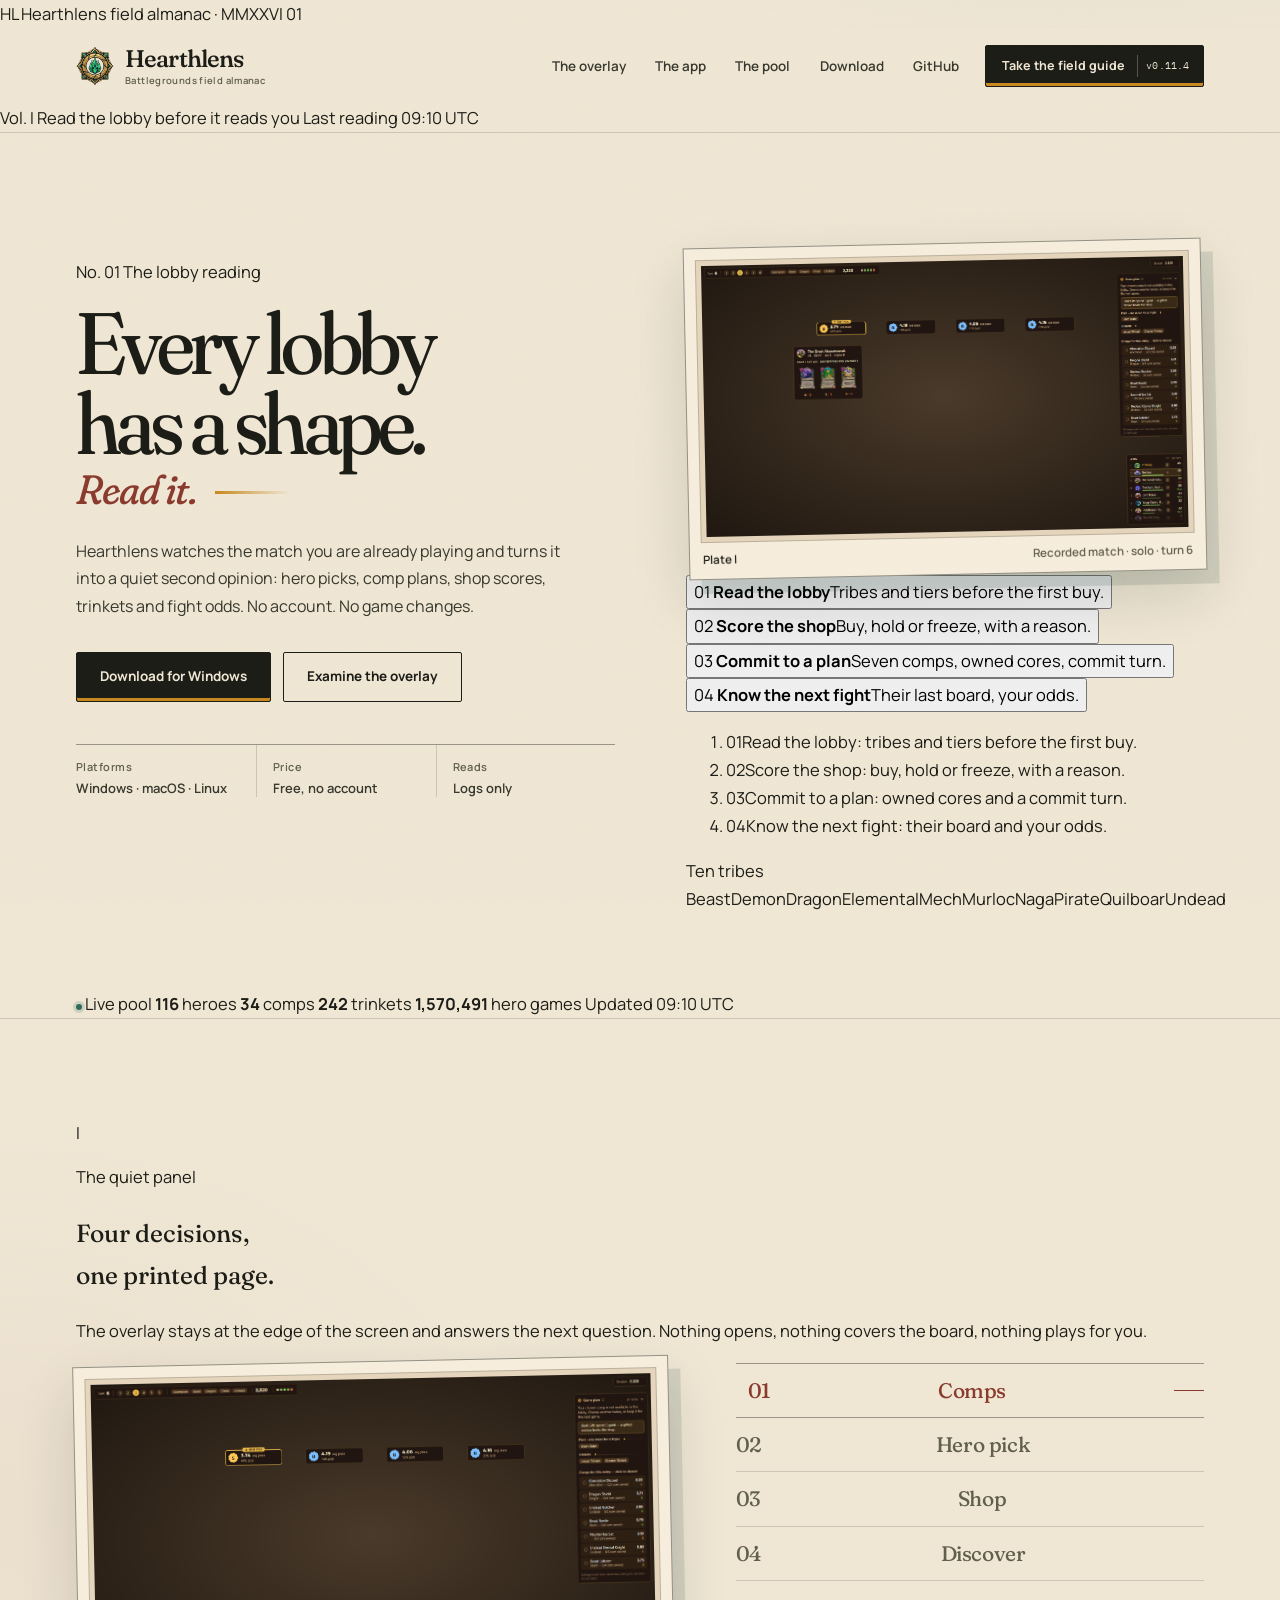
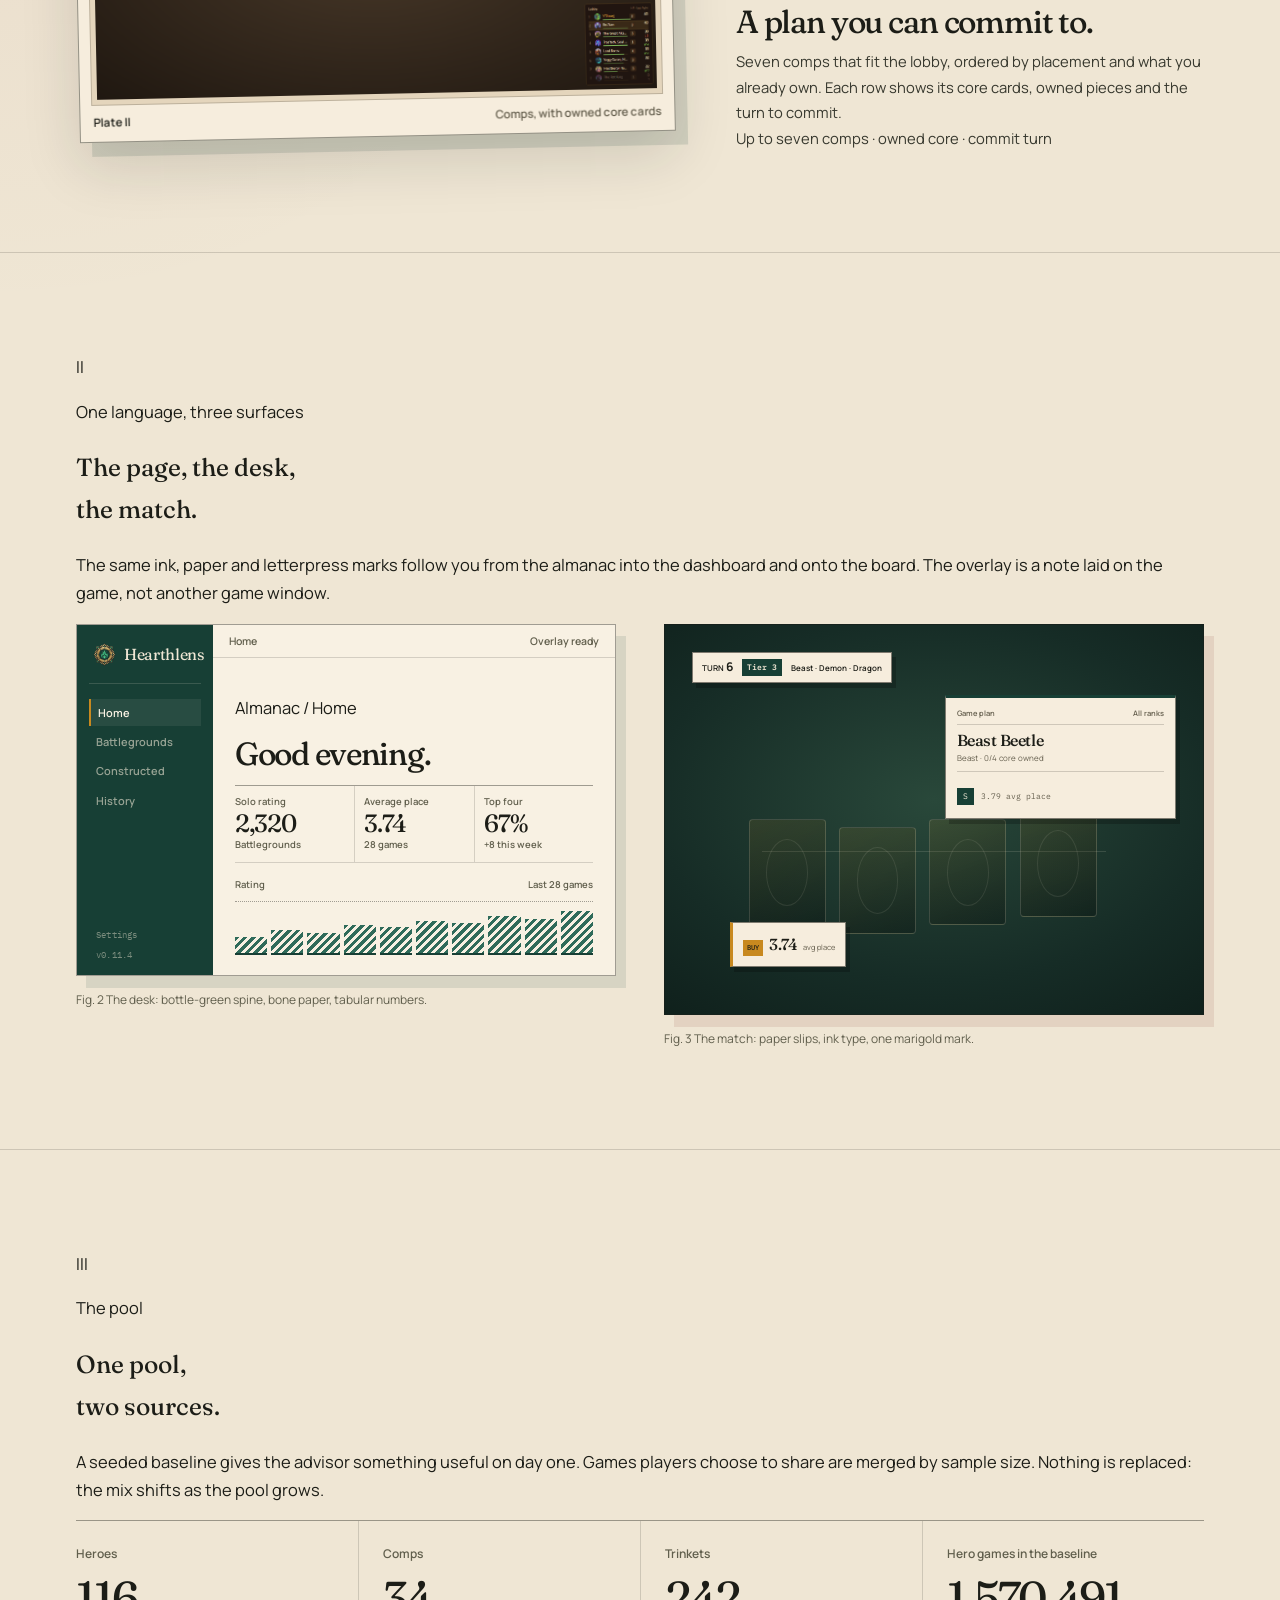
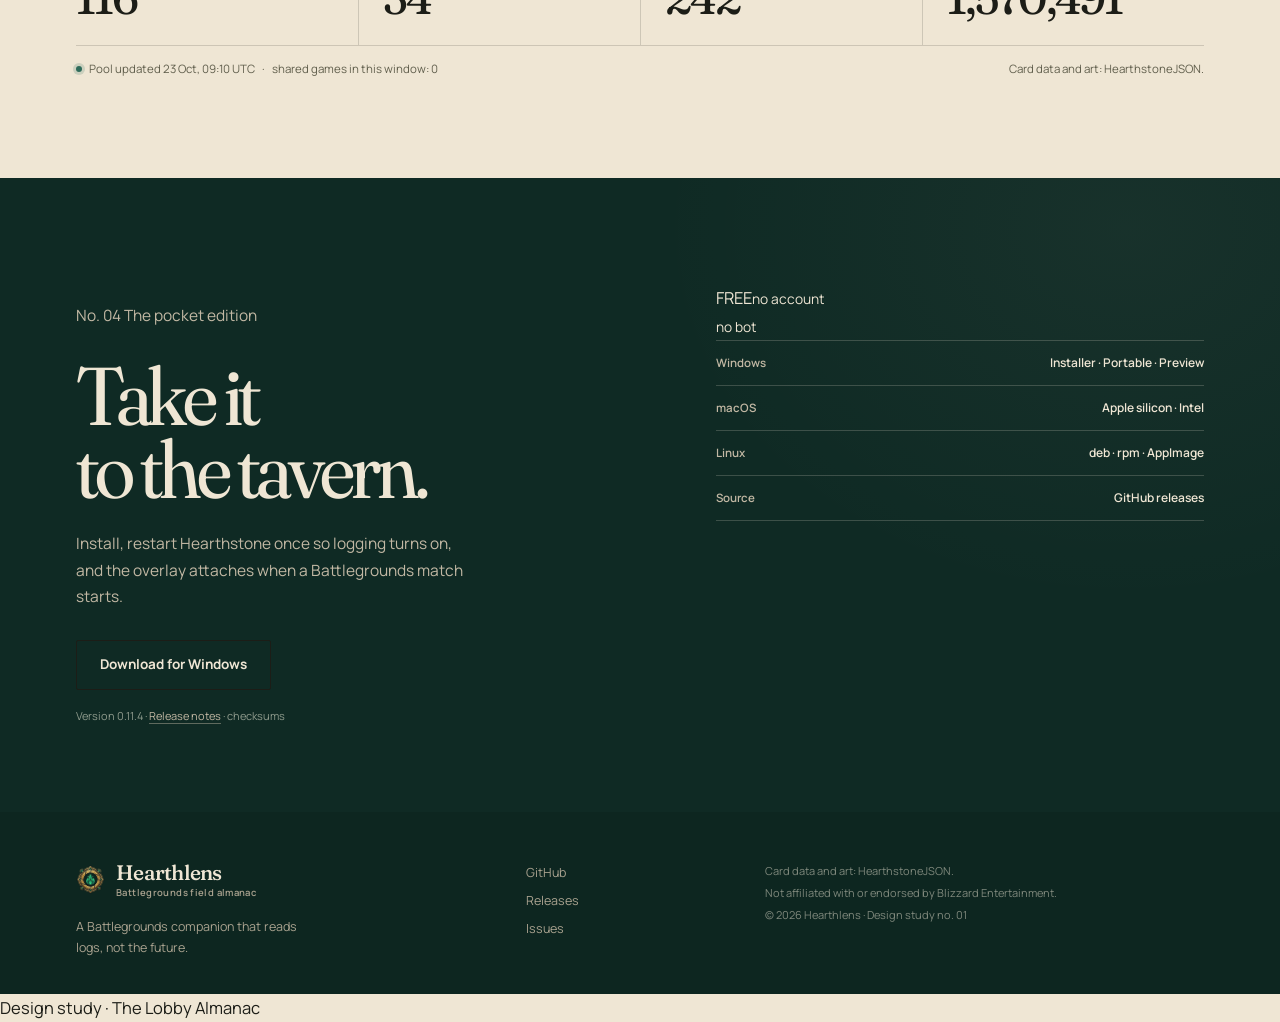
<file: design-preview/index.old.html>
<!doctype html>
<html lang="en">
<head>
  <meta charset="utf-8">
  <meta name="viewport" content="width=device-width, initial-scale=1">
  <title>Hearthlens — The Lobby Almanac (design study)</title>
  <meta name="description" content="A design study for Hearthlens: a Battlegrounds field almanac printed in bone, bottle-green and oxblood.">
  <meta name="theme-color" content="#efe6d4">
  <link rel="icon" href="assets/hearthlens-64.png" sizes="64x64">
  <link rel="preconnect" href="https://fonts.googleapis.com">
  <link rel="preconnect" href="https://fonts.gstatic.com" crossorigin>
  <link href="https://fonts.googleapis.com/css2?family=Fraunces:opsz,wght,SOFT,WONK@9..144,300..700,0..100,0..1&family=Manrope:wght@400;500;600;700&family=IBM+Plex+Mono:wght@400;500&display=swap" rel="stylesheet">
  <link rel="stylesheet" href="styles.css">
  <script src="preview.js" defer></script>
</head>
<body>
  <a class="skip" href="#main">Skip to content</a>

  <div class="margin-rail" aria-hidden="true">
    <span class="rail-mark">HL</span>
    <span class="rail-rule"></span>
    <span class="rail-text">Hearthlens field almanac · MMXXVI</span>
    <span class="rail-rule"></span>
    <span class="rail-folio">01</span>
  </div>

  <header class="masthead" id="top">
    <div class="masthead-inner">
      <a class="brand" href="#top" aria-label="Hearthlens home">
        <img src="assets/hearthlens-64.png" width="38" height="38" alt="">
        <span class="brand-type">Hearthlens<small>Battlegrounds field almanac</small></span>
      </a>

      <button class="nav-toggle" type="button" aria-expanded="false" aria-controls="primary-nav">
        <span class="sr-only">Menu</span>
        <span></span><span></span><span></span>
      </button>

      <nav class="primary-nav" id="primary-nav" aria-label="Primary">
        <a href="#overlay">The overlay</a>
        <a href="#surfaces">The app</a>
        <a href="#pool">The pool</a>
        <a href="#download">Download</a>
        <a href="https://github.com/Dev-NotAqua/HeartLens">GitHub</a>
      </nav>

      <a class="head-cta" href="#download">
        Take the field guide
        <span>v0.11.4</span>
      </a>
    </div>
    <div class="masthead-rule">
      <span>Vol. I</span>
      <span>Read the lobby before it reads you</span>
      <span>Last reading 09:10 UTC</span>
    </div>
  </header>

  <main id="main">
    <section class="hero" aria-labelledby="hero-title">
      <div class="wrap hero-grid">
        <div class="hero-copy">
          <p class="folio"><span>No. 01</span> The lobby reading</p>
          <h1 id="hero-title">Every lobby<br>has a shape.</h1>
          <p class="command">Read it.</p>
          <p class="hero-sub">Hearthlens watches the match you are already playing and turns it into a quiet second opinion: hero picks, comp plans, shop scores, trinkets and fight odds. No account. No game changes.</p>

          <div class="actions">
            <a class="button primary" href="https://github.com/Dev-NotAqua/HeartLens/releases/download/v0.11.4/Hearthlens-Setup-0.11.4-win-x64.exe">Download for Windows</a>
            <a class="button ghost" href="#overlay">Examine the overlay</a>
          </div>

          <dl class="hero-meta">
            <div><dt>Platforms</dt><dd>Windows · macOS · Linux</dd></div>
            <div><dt>Price</dt><dd>Free, no account</dd></div>
            <div><dt>Reads</dt><dd>Logs only</dd></div>
          </dl>
        </div>

        <div class="specimen" aria-label="Annotated overlay specimen">
          <div class="plate-wrap">
            <figure class="plate">
              <div class="plate-mat">
                <div class="shot">
                  <img src="assets/overlay-game.png" width="1920" height="1080" alt="Hearthlens overlay over a Battlegrounds match, with the turn bar at the top, shop scores over the tavern, a game plan at the right and the lobby list below it.">
                  <span class="hotspot" data-region="lobby"></span>
                  <span class="hotspot" data-region="shop"></span>
                  <span class="hotspot" data-region="plan"></span>
                  <span class="hotspot" data-region="board"></span>
                </div>
              </div>
              <figcaption>
                <span>Plate I</span>
                <span>Recorded match · solo · turn 6</span>
              </figcaption>
            </figure>

            <button class="callout callout-a" type="button" data-target="lobby" aria-pressed="false">
              <span class="callout-no">01</span>
              <span><strong>Read the lobby</strong>Tribes and tiers before the first buy.</span>
            </button>
            <button class="callout callout-b" type="button" data-target="shop" aria-pressed="false">
              <span class="callout-no">02</span>
              <span><strong>Score the shop</strong>Buy, hold or freeze, with a reason.</span>
            </button>
            <button class="callout callout-c" type="button" data-target="plan" aria-pressed="false">
              <span class="callout-no">03</span>
              <span><strong>Commit to a plan</strong>Seven comps, owned cores, commit turn.</span>
            </button>
            <button class="callout callout-d" type="button" data-target="board" aria-pressed="false">
              <span class="callout-no">04</span>
              <span><strong>Know the next fight</strong>Their last board, your odds.</span>
            </button>
          </div>

          <ol class="mobile-notes" aria-label="What the overlay shows">
            <li><span>01</span>Read the lobby: tribes and tiers before the first buy.</li>
            <li><span>02</span>Score the shop: buy, hold or freeze, with a reason.</li>
            <li><span>03</span>Commit to a plan: owned cores and a commit turn.</li>
            <li><span>04</span>Know the next fight: their board and your odds.</li>
          </ol>

          <div class="tribe-strip" aria-label="Ten tribes">
            <span class="tribe-strip-label">Ten tribes</span>
            <span>Beast</span><span>Demon</span><span>Dragon</span><span>Elemental</span><span>Mech</span><span>Murloc</span><span>Naga</span><span>Pirate</span><span>Quilboar</span><span>Undead</span>
          </div>
        </div>
      </div>
    </section>

    <div class="ticker">
      <div class="wrap ticker-inner">
        <span class="live-dot" aria-hidden="true"></span>
        <span>Live pool</span>
        <span class="ticker-rule"></span>
        <span><strong data-count="heroes">116</strong> heroes</span>
        <span><strong data-count="comps">34</strong> comps</span>
        <span><strong data-count="trinkets">242</strong> trinkets</span>
        <span><strong data-count="games">1,570,491</strong> hero games</span>
        <span class="ticker-end" data-stat="updated-short">Updated 09:10 UTC</span>
      </div>
    </div>

    <section class="section" id="overlay">
      <div class="wrap">
        <div class="chapter">
          <span class="chapter-no">I</span>
          <p class="chapter-label">The quiet panel</p>
          <h2>Four decisions,<br>one printed page.</h2>
          <p class="chapter-intro">The overlay stays at the edge of the screen and answers the next question. Nothing opens, nothing covers the board, nothing plays for you.</p>
        </div>

        <div class="feature-grid">
          <div class="feature-stage">
            <figure class="plate plate-stage">
              <div class="plate-mat">
                <div class="stage-images">
                  <img class="stage-img is-active" data-feature="comps" src="assets/overlay-trinket.png" width="1920" height="1080" alt="Comp plan overlay showing seven lobby-ready comps with owned core cards, a lobby list and placement scores.">
                  <img class="stage-img" data-feature="hero" src="assets/overlay-pick.png" width="1920" height="1080" alt="Hero selection overlay ranking three heroes by average placement and pick rate." loading="lazy">
                  <img class="stage-img" data-feature="shop" src="assets/overlay-game.png" width="1920" height="1080" alt="Shop advice overlay scoring minions in the tavern." loading="lazy">
                  <img class="stage-img" data-feature="discover" src="assets/overlay-discover.png" width="1920" height="1080" alt="Discover overlay ranking three Dark Gift options." loading="lazy">
                </div>
              </div>
              <figcaption>
                <span>Plate II</span>
                <span id="stage-caption">Comps, with owned core cards</span>
              </figcaption>
            </figure>
            <span class="registration registration-a" aria-hidden="true"></span>
            <span class="registration registration-b" aria-hidden="true"></span>
          </div>

          <div class="feature-copy">
            <div class="tabs" role="tablist" aria-label="Overlay features">
              <button type="button" role="tab" id="tab-comps" aria-controls="panel-comps" aria-selected="true" data-target="comps"><span>01</span>Comps</button>
              <button type="button" role="tab" id="tab-hero" aria-controls="panel-hero" aria-selected="false" tabindex="-1" data-target="hero"><span>02</span>Hero pick</button>
              <button type="button" role="tab" id="tab-shop" aria-controls="panel-shop" aria-selected="false" tabindex="-1" data-target="shop"><span>03</span>Shop</button>
              <button type="button" role="tab" id="tab-discover" aria-controls="panel-discover" aria-selected="false" tabindex="-1" data-target="discover"><span>04</span>Discover</button>
            </div>

            <div class="panels">
              <div class="feature-panel" role="tabpanel" id="panel-comps" aria-labelledby="tab-comps">
                <h3>A plan you can commit to.</h3>
                <p>Seven comps that fit the lobby, ordered by placement and what you already own. Each row shows its core cards, owned pieces and the turn to commit.</p>
                <p class="note">Up to seven comps · owned core · commit turn</p>
              </div>
              <div class="feature-panel" role="tabpanel" id="panel-hero" aria-labelledby="tab-hero" hidden>
                <h3>Pick for the lobby you got.</h3>
                <p>Hearthlens reads the tribes in play before the first buy and adjusts each hero's average place. The best pick gets a marigold mark; the rest stay visible so you can disagree.</p>
                <p class="note">Lobby-adjusted placement · pick rate · sample size</p>
              </div>
              <div class="feature-panel" role="tabpanel" id="panel-shop" aria-labelledby="tab-shop" hidden>
                <h3>Buy the board you have.</h3>
                <p>Every minion is scored against your board, your comp's core cards and the gold in hand. Triples, core cards and freezes are called out before you spend.</p>
                <p class="note">Score · reason · freeze advice</p>
              </div>
              <div class="feature-panel" role="tabpanel" id="panel-discover" aria-labelledby="tab-discover" hidden>
                <h3>Close calls stay close.</h3>
                <p>Discover, Dark Gift and trinket options are ranked. When the numbers are within noise, Hearthlens says so instead of inventing a winner.</p>
                <p class="note">Best pick · close call · no fake certainty</p>
              </div>
            </div>
          </div>
        </div>
      </div>
    </section>

    <section class="section section-surfaces" id="surfaces">
      <div class="wrap">
        <div class="chapter chapter-split">
          <span class="chapter-no">II</span>
          <p class="chapter-label">One language, three surfaces</p>
          <h2>The page, the desk,<br>the match.</h2>
          <p class="chapter-intro">The same ink, paper and letterpress marks follow you from the almanac into the dashboard and onto the board. The overlay is a note laid on the game, not another game window.</p>
        </div>

        <div class="surfaces">
          <figure class="surface-figure surface-app">
            <div class="app-mock" aria-label="Dashboard concept">
              <aside class="app-rail">
                <div class="app-brand"><img src="assets/hearthlens-64.png" width="26" height="26" alt=""><span>Hearthlens</span></div>
                <nav aria-hidden="true">
                  <span class="is-on">Home</span>
                  <span>Battlegrounds</span>
                  <span>Constructed</span>
                  <span>History</span>
                </nav>
                <div class="app-rail-foot"><span>Settings</span><span>v0.11.4</span></div>
              </aside>
              <div class="app-sheet">
                <div class="app-top"><span>Home</span><span class="app-chip">Overlay ready</span></div>
                <div class="app-body">
                  <p class="app-folio">Almanac / Home</p>
                  <h3>Good evening.</h3>
                  <div class="app-stats">
                    <div><span>Solo rating</span><strong>2,320</strong><small>Battlegrounds</small></div>
                    <div><span>Average place</span><strong>3.74</strong><small>28 games</small></div>
                    <div><span>Top four</span><strong>67%</strong><small>+8 this week</small></div>
                  </div>
                  <div class="app-chart">
                    <div class="app-chart-head"><span>Rating</span><span>Last 28 games</span></div>
                    <div class="chart-bars">
                      <i style="--h:38%"></i><i style="--h:52%"></i><i style="--h:47%"></i><i style="--h:63%"></i><i style="--h:58%"></i><i style="--h:71%"></i><i style="--h:66%"></i><i style="--h:82%"></i><i style="--h:76%"></i><i style="--h:91%"></i>
                    </div>
                  </div>
                </div>
              </div>
            </div>
            <figcaption><span>Fig. 2</span> The desk: bottle-green spine, bone paper, tabular numbers.</figcaption>
          </figure>

          <figure class="surface-figure surface-overlay">
            <div class="game-mock" aria-label="Overlay concept over a match">
              <div class="game-table" aria-hidden="true">
                <span class="game-line"></span>
                <i class="game-minion m1"></i><i class="game-minion m2"></i><i class="game-minion m3"></i><i class="game-minion m4"></i>
              </div>
              <div class="overlay-slip slip-top">
                <span>TURN <strong>6</strong></span><span class="slip-tier">Tier 3</span><span>Beast · Demon · Dragon</span>
              </div>
              <div class="overlay-slip slip-plan">
                <div class="slip-head"><span>Game plan</span><span>All ranks</span></div>
                <strong>Beast Beetle</strong>
                <p>Beast · 0/4 core owned</p>
                <div class="slip-rule"></div>
                <span class="slip-tier">S</span><span class="slip-stat">3.79 avg place</span>
              </div>
              <div class="overlay-slip slip-buy">
                <span class="slip-stamp">Buy</span>
                <strong>3.74</strong>
                <span>avg place</span>
              </div>
            </div>
            <figcaption><span>Fig. 3</span> The match: paper slips, ink type, one marigold mark.</figcaption>
          </figure>
        </div>
      </div>
    </section>

    <section class="section" id="pool">
      <div class="wrap">
        <div class="chapter chapter-split">
          <span class="chapter-no">III</span>
          <p class="chapter-label">The pool</p>
          <h2>One pool,<br>two sources.</h2>
          <p class="chapter-intro">A seeded baseline gives the advisor something useful on day one. Games players choose to share are merged by sample size. Nothing is replaced: the mix shifts as the pool grows.</p>
        </div>

        <dl class="figures">
          <div><dt>Heroes</dt><dd data-stat="heroes">116</dd><span class="figure-bar" style="--w:78%"></span></div>
          <div><dt>Comps</dt><dd data-stat="comps">34</dd><span class="figure-bar" style="--w:44%"></span></div>
          <div><dt>Trinkets</dt><dd data-stat="trinkets">242</dd><span class="figure-bar" style="--w:92%"></span></div>
          <div><dt>Hero games in the baseline</dt><dd data-stat="games">1,570,491</dd><span class="figure-bar" style="--w:100%"></span></div>
        </dl>

        <div class="pool-note">
          <p><span class="live-dot" aria-hidden="true"></span><span data-stat="updated">Pool updated 23 Oct, 09:10 UTC</span> · <span data-stat="shared">shared games in this window: 0</span></p>
          <p>Card data and art: HearthstoneJSON.</p>
        </div>
      </div>
    </section>

    <section class="download" id="download">
      <div class="wrap download-grid">
        <div class="download-copy">
          <p class="folio folio-light"><span>No. 04</span> The pocket edition</p>
          <h2>Take it<br>to the tavern.</h2>
          <p>Install, restart Hearthstone once so logging turns on, and the overlay attaches when a Battlegrounds match starts.</p>
          <a class="button paper" href="https://github.com/Dev-NotAqua/HeartLens/releases/download/v0.11.4/Hearthlens-Setup-0.11.4-win-x64.exe">Download for Windows</a>
          <p class="fine">Version 0.11.4 · <a href="https://github.com/Dev-NotAqua/HeartLens/releases/tag/v0.11.4">Release notes</a> · checksums</p>
        </div>

        <div class="download-ledger">
          <div class="stamp" aria-hidden="true"><span>FREE</span><small>no account<br>no bot</small></div>
          <dl>
            <div><dt>Windows</dt><dd>Installer · Portable · Preview</dd></div>
            <div><dt>macOS</dt><dd>Apple silicon · Intel</dd></div>
            <div><dt>Linux</dt><dd>deb · rpm · AppImage</dd></div>
            <div><dt>Source</dt><dd>GitHub releases</dd></div>
          </dl>
        </div>
      </div>
    </section>
  </main>

  <footer class="site-foot">
    <div class="wrap foot-grid">
      <div class="foot-brand">
        <a class="brand" href="#top" aria-label="Hearthlens home">
          <img src="assets/hearthlens-64.png" width="28" height="28" alt="">
          <span class="brand-type">Hearthlens<small>Battlegrounds field almanac</small></span>
        </a>
        <p>A Battlegrounds companion that reads logs, not the future.</p>
      </div>
      <div class="foot-links">
        <a href="https://github.com/Dev-NotAqua/HeartLens">GitHub</a>
        <a href="https://github.com/Dev-NotAqua/HeartLens/releases">Releases</a>
        <a href="https://github.com/Dev-NotAqua/HeartLens/issues">Issues</a>
      </div>
      <div class="foot-fine">
        <p>Card data and art: HearthstoneJSON.</p>
        <p>Not affiliated with or endorsed by Blizzard Entertainment.</p>
        <p>© <span id="year">2026</span> Hearthlens · Design study no. 01</p>
      </div>
    </div>
  </footer>

  <div class="study-tag" aria-hidden="true">Design study · The Lobby Almanac</div>
</body>
</html>
</file>
<file: design-preview/styles.css>
﻿/* ==========================================================================
   Hearthlens
   Bone paper, bottle green, oxblood and marigold.
   A light edition and a night edition of the same printed field guide.
   ========================================================================== */

:root {
  color-scheme: light;

  --paper: #efe6d4;
  --paper-raised: #f8f1e3;
  --paper-sunken: #e4d6bd;
  --ink: #1c1d17;
  --ink-soft: #37382e;
  --muted: #615f4d;
  --faint: #7f7a68;

  --green: #173f35;
  --green-deep: #0f2a24;
  --verd: #2f6b5a;
  --ox: #8a3b2e;
  --ox-bright: #a54a39;
  --mar: #c8891f;

  --line: rgba(28, 29, 23, 0.16);
  --line-soft: rgba(28, 29, 23, 0.09);
  --line-strong: rgba(28, 29, 23, 0.4);
  --shadow: rgba(20, 25, 18, 0.14);

  --invert-bg: #0f2a24;
  --invert-fg: #efe6d4;
  --invert-muted: #c2b8a4;
  --invert-faint: #8f9b8d;
  --invert-line: rgba(239, 230, 212, 0.2);

  --foot-bg: #0d2620;
  --foot-fg: #efe6d4;
  --foot-muted: #a9a28f;
  --foot-faint: #7f887c;
  --foot-line: rgba(239, 230, 212, 0.16);

  --plate-bg: #f6eddd;
  --plate-deep: #e4d5bc;
  --plate-ink: #1c1d17;
  --plate-muted: #655f4e;

  --serif: "Fraunces", Georgia, "Times New Roman", serif;
  --sans: "Manrope", "Segoe UI", system-ui, sans-serif;
  --mono: "IBM Plex Mono", "Cascadia Mono", Consolas, monospace;
  --wrap: 1240px;
  --gutter: clamp(22px, 4.4vw, 56px);
  --ease: cubic-bezier(0.21, 0.86, 0.24, 1);
}

html[data-theme="dark"] {
  color-scheme: dark;

  --paper: #101a16;
  --paper-raised: #17231e;
  --paper-sunken: #0b1411;
  --ink: #eee5d3;
  --ink-soft: #d2c9b7;
  --muted: #a7a08c;
  --faint: #8f8977;

  --green: #1d4b3e;
  --green-deep: #08120f;
  --verd: #7fbea8;
  --ox: #d67b66;
  --ox-bright: #e58d77;
  --mar: #e2a63f;

  --line: rgba(238, 229, 211, 0.15);
  --line-soft: rgba(238, 229, 211, 0.08);
  --line-strong: rgba(238, 229, 211, 0.38);
  --shadow: rgba(0, 0, 0, 0.38);

  --invert-bg: #eee4d1;
  --invert-fg: #14201b;
  --invert-muted: #3d4a42;
  --invert-faint: #5c675f;
  --invert-line: rgba(20, 32, 27, 0.18);

  --foot-bg: #08120f;
  --foot-fg: #eee5d3;
  --foot-muted: #a7a08c;
  --foot-faint: #7e887d;
  --foot-line: rgba(238, 229, 211, 0.14);
}

*,
*::before,
*::after {
  box-sizing: border-box;
}

html {
  scroll-behavior: smooth;
  scroll-padding-top: 102px;
  -webkit-text-size-adjust: 100%;
}

body {
  margin: 0;
  overflow-x: clip;
  background-color: var(--paper);
  background-image:
    radial-gradient(1000px 620px at 84% -8%, rgba(23, 63, 53, 0.07), transparent 66%),
    radial-gradient(760px 560px at 0% 36%, rgba(138, 59, 46, 0.04), transparent 70%);
  color: var(--ink);
  font-family: var(--sans);
  font-size: 16.5px;
  line-height: 1.7;
  -webkit-font-smoothing: antialiased;
  text-rendering: optimizeLegibility;
  transition: background-color 0.28s ease, color 0.28s ease;
}

html[data-theme="dark"] body {
  background-image:
    radial-gradient(1000px 680px at 82% -8%, rgba(127, 190, 168, 0.08), transparent 66%),
    radial-gradient(760px 560px at 0% 36%, rgba(214, 123, 102, 0.035), transparent 70%);
}

body::after {
  content: "";
  position: fixed;
  inset: 0;
  z-index: 9998;
  pointer-events: none;
  opacity: 0.035;
  mix-blend-mode: multiply;
  background-image: url("data:image/svg+xml,%3Csvg xmlns='http://www.w3.org/2000/svg' width='180' height='180'%3E%3Cfilter id='n'%3E%3CfeTurbulence type='fractalNoise' baseFrequency='.82' numOctaves='3' stitchTiles='stitch'/%3E%3C/filter%3E%3Crect width='100%25' height='100%25' filter='url(%23n)' opacity='.55'/%3E%3C/svg%3E");
  background-size: 180px 180px;
}

html[data-theme="dark"] body::after {
  opacity: 0.05;
  mix-blend-mode: soft-light;
}

img {
  display: block;
  max-width: 100%;
  height: auto;
}

a {
  color: inherit;
}

button {
  font: inherit;
}

[hidden] {
  display: none !important;
}

::selection {
  background: var(--mar);
  color: #1c1d17;
}

:focus-visible {
  outline: 2px solid var(--ox);
  outline-offset: 3px;
}

.sr-only {
  position: absolute;
  width: 1px;
  height: 1px;
  padding: 0;
  margin: -1px;
  overflow: hidden;
  clip: rect(0 0 0 0);
  white-space: nowrap;
  border: 0;
}

.skip {
  position: fixed;
  top: 12px;
  left: 12px;
  z-index: 200;
  padding: 10px 15px;
  background: var(--ink);
  color: var(--paper);
  font-family: var(--mono);
  font-size: 11px;
  letter-spacing: 0.04em;
  text-decoration: none;
  transform: translateY(-180%);
  transition: transform 0.2s ease;
}

.skip:focus {
  transform: translateY(0);
}

.wrap {
  width: 100%;
  max-width: var(--wrap);
  margin-inline: auto;
  padding-inline: var(--gutter);
}

/* Masthead ---------------------------------------------------------------- */

.masthead {
  position: sticky;
  top: 0;
  z-index: 80;
  border-bottom: 1px solid var(--line);
  background: var(--paper);
  transition: background-color 0.28s ease, border-color 0.28s ease, box-shadow 0.25s ease;
}

.masthead.is-scrolled {
  box-shadow: 0 10px 28px rgba(20, 25, 18, 0.07);
}

html[data-theme="dark"] .masthead.is-scrolled {
  box-shadow: 0 12px 30px rgba(0, 0, 0, 0.26);
}

.masthead-inner {
  display: flex;
  align-items: center;
  gap: 26px;
  width: 100%;
  max-width: var(--wrap);
  min-height: 76px;
  margin-inline: auto;
  padding-inline: var(--gutter);
}

.brand {
  display: inline-flex;
  align-items: center;
  gap: 11px;
  flex: 0 0 auto;
  color: var(--ink);
  text-decoration: none;
}

.brand img {
  width: 38px;
  height: 38px;
  border-radius: 50%;
  filter: saturate(0.88) contrast(1.02);
}

html[data-theme="dark"] .brand img {
  filter: saturate(0.8) brightness(1.08);
}

.brand-type {
  display: flex;
  flex-direction: column;
  font-family: var(--serif);
  font-size: 24px;
  font-weight: 520;
  font-variation-settings: "SOFT" 40, "WONK" 1;
  letter-spacing: -0.035em;
  line-height: 1;
}

.brand-type small {
  margin-top: 5px;
  color: var(--muted);
  font-family: var(--sans);
  font-size: 9.5px;
  font-weight: 600;
  letter-spacing: 0.04em;
  line-height: 1;
}

.primary-nav {
  display: flex;
  align-items: center;
  gap: clamp(18px, 2.3vw, 30px);
  margin-left: auto;
}

.primary-nav a {
  position: relative;
  padding: 5px 0;
  color: var(--ink-soft);
  font-size: 13.5px;
  font-weight: 600;
  text-decoration: none;
  white-space: nowrap;
  transition: color 0.2s ease;
}

.primary-nav a::after {
  content: "";
  position: absolute;
  left: 0;
  right: 0;
  bottom: 0;
  height: 1px;
  background: var(--ox);
  transform: scaleX(0);
  transform-origin: left;
  transition: transform 0.24s var(--ease);
}

.primary-nav a:hover {
  color: var(--ox);
}

.primary-nav a:hover::after {
  transform: scaleX(1);
}

.header-tools {
  display: flex;
  align-items: center;
  gap: 10px;
  flex: 0 0 auto;
}

.theme-toggle {
  display: inline-flex;
  align-items: center;
  justify-content: center;
  width: 40px;
  height: 40px;
  padding: 0;
  border: 1px solid var(--line-strong);
  border-radius: 2px;
  background: transparent;
  color: var(--ink-soft);
  cursor: pointer;
  transition: color 0.2s ease, border-color 0.2s ease, background-color 0.2s ease;
}

.theme-toggle:hover {
  border-color: var(--ox);
  background: var(--paper-raised);
  color: var(--ox);
}

.theme-icon {
  width: 14px;
  height: 14px;
  border: 1px solid currentColor;
  border-radius: 50%;
  background: linear-gradient(90deg, currentColor 0 50%, transparent 50% 100%);
  transition: transform 0.32s var(--ease), background 0.28s ease;
}

html[data-theme="dark"] .theme-icon {
  transform: rotate(180deg);
}

.head-cta {
  display: inline-flex;
  align-items: center;
  gap: 12px;
  min-height: 42px;
  padding: 0 6px 0 16px;
  border: 1px solid var(--ink);
  border-radius: 2px;
  background: var(--ink);
  color: var(--paper);
  font-size: 12.5px;
  font-weight: 700;
  line-height: 1;
  text-decoration: none;
  box-shadow: inset 0 -3px 0 var(--mar);
  transition: color 0.2s ease, border-color 0.2s ease, background-color 0.2s ease;
}

.head-cta span {
  padding: 6px 8px;
  border-left: 1px solid color-mix(in srgb, currentColor 28%, transparent);
  font-family: var(--mono);
  font-size: 9.5px;
  font-weight: 400;
  letter-spacing: 0.01em;
}

.head-cta:hover {
  border-color: var(--ox);
  background: transparent;
  color: var(--ox);
}

.nav-toggle {
  display: none;
  align-items: center;
  justify-content: center;
  flex-direction: column;
  gap: 5px;
  width: 40px;
  height: 40px;
  padding: 0;
  border: 1px solid var(--line-strong);
  border-radius: 2px;
  background: transparent;
  color: var(--ink);
  cursor: pointer;
}

.nav-toggle span:not(.sr-only) {
  display: block;
  width: 18px;
  height: 1px;
  background: currentColor;
  transition: transform 0.2s ease, opacity 0.2s ease;
}

.nav-toggle[aria-expanded="true"] span:nth-child(2) {
  transform: translateY(6px) rotate(45deg);
}

.nav-toggle[aria-expanded="true"] span:nth-child(3) {
  opacity: 0;
}

.nav-toggle[aria-expanded="true"] span:nth-child(4) {
  transform: translateY(-6px) rotate(-45deg);
}

/* Type ------------------------------------------------------------------- */

h1,
h2,
h3 {
  font-family: var(--serif);
  font-weight: 450;
}

.hero h1 {
  max-width: 10ch;
  margin: 0;
  font-size: clamp(56px, 6.8vw, 92px);
  font-variation-settings: "opsz" 110, "SOFT" 55, "WONK" 1;
  letter-spacing: -0.052em;
  line-height: 0.92;
}

.command {
  display: flex;
  align-items: center;
  gap: 18px;
  margin: 6px 0 28px;
  color: var(--ox);
  font-family: var(--serif);
  font-size: clamp(31px, 3.2vw, 44px);
  font-style: italic;
  font-variation-settings: "opsz" 72, "SOFT" 100, "WONK" 1;
  font-weight: 430;
  letter-spacing: -0.035em;
  line-height: 1;
}

.command::after {
  content: "";
  width: 74px;
  height: 3px;
  margin-top: 7px;
  background: linear-gradient(90deg, var(--mar), transparent);
}

/* Hero ------------------------------------------------------------------- */

.hero {
  padding: clamp(72px, 8vw, 104px) 0 clamp(56px, 6vw, 82px);
}

.hero-grid {
  display: grid;
  grid-template-columns: minmax(0, 1.02fr) minmax(0, 0.98fr);
  gap: clamp(42px, 5.5vw, 76px);
  align-items: start;
}

.hero-copy {
  padding-top: 6px;
}

.hero-sub {
  max-width: 50ch;
  margin: 0;
  color: var(--ink-soft);
  font-size: clamp(16px, 1.25vw, 17.5px);
  line-height: 1.72;
}

.actions {
  display: flex;
  flex-wrap: wrap;
  gap: 12px;
  margin-top: 32px;
}

.button {
  display: inline-flex;
  align-items: center;
  justify-content: center;
  min-height: 50px;
  padding: 0 23px;
  border: 1px solid var(--ink);
  border-radius: 2px;
  font-family: var(--sans);
  font-size: 13.5px;
  font-weight: 700;
  line-height: 1;
  text-align: center;
  text-decoration: none;
  transition: background-color 0.2s ease, color 0.2s ease, border-color 0.2s ease, transform 0.2s var(--ease), box-shadow 0.2s ease;
}

.button.primary {
  background: var(--ink);
  color: var(--paper);
  box-shadow: inset 0 -3px 0 var(--mar);
}

.button.primary:hover {
  border-color: var(--ox);
  background: var(--ink);
  color: var(--paper);
  box-shadow: inset 0 -3px 0 var(--ox);
  transform: translateY(-1px);
}

.button.ghost {
  background: transparent;
  color: var(--ink);
}

.button.ghost:hover {
  border-color: var(--ox);
  color: var(--ox);
  transform: translateY(-1px);
}

.button.inverted {
  border-color: var(--invert-fg);
  background: var(--invert-fg);
  color: var(--invert-bg);
  box-shadow: inset 0 -3px 0 var(--mar);
}

.button.inverted:hover {
  background: transparent;
  color: var(--invert-fg);
  transform: translateY(-1px);
}

.hero-meta {
  display: grid;
  grid-template-columns: repeat(3, minmax(0, 1fr));
  margin: 42px 0 0;
  border-top: 1px solid var(--line-strong);
}

.hero-meta div {
  min-width: 0;
  padding: 14px 16px 0 0;
}

.hero-meta div + div {
  padding-left: 16px;
  border-left: 1px solid var(--line);
}

.hero-meta dt {
  margin-bottom: 4px;
  color: var(--muted);
  font-size: 11px;
  font-weight: 600;
  letter-spacing: 0.04em;
  line-height: 1.4;
}

.hero-meta dd {
  margin: 0;
  color: var(--ink-soft);
  font-size: 13px;
  font-weight: 600;
  line-height: 1.45;
}

/* Plate ------------------------------------------------------------------ */

.specimen {
  padding-top: 8px;
  min-width: 0;
}

.plate {
  position: relative;
  margin: 0;
  padding: 11px 11px 0;
  border: 1px solid rgba(28, 29, 23, 0.45);
  background: var(--plate-bg);
  color: var(--plate-ink);
  box-shadow: 12px 14px 0 rgba(23, 63, 53, 0.13), 0 24px 54px var(--shadow);
  transform: rotate(-1.2deg);
  animation: plate-in 0.9s var(--ease) both 0.12s;
}

html[data-theme="dark"] .plate {
  box-shadow: 14px 16px 0 rgba(0, 0, 0, 0.34), 0 26px 60px rgba(0, 0, 0, 0.32);
}

@keyframes plate-in {
  from {
    opacity: 0;
    transform: translateY(14px) rotate(-0.5deg);
  }
  to {
    opacity: 1;
    transform: translateY(0) rotate(-1.2deg);
  }
}

.plate-mat {
  padding: 5px;
  border: 1px solid rgba(28, 29, 23, 0.2);
  background: var(--plate-deep);
}

.shot,
.stage-images {
  position: relative;
  overflow: hidden;
  aspect-ratio: 16 / 9;
  background: #0c1713;
}

.shot img,
.stage-img {
  width: 100%;
  height: 100%;
  object-fit: cover;
}

.plate figcaption {
  display: flex;
  justify-content: space-between;
  gap: 14px;
  padding: 9px 2px 10px;
  color: var(--plate-muted);
  font-family: var(--sans);
  font-size: 11.5px;
  font-weight: 600;
  letter-spacing: 0;
  line-height: 1.45;
}

.plate figcaption span:first-child {
  color: var(--plate-ink);
}

.plate-note {
  max-width: 46ch;
  margin: 20px 0 0 12px;
  padding-left: 13px;
  border-left: 2px solid var(--mar);
  color: var(--muted);
  font-size: 12.5px;
  line-height: 1.6;
}

/* Sections --------------------------------------------------------------- */

.section {
  padding: clamp(74px, 8vw, 100px) 0;
  border-top: 1px solid var(--line);
  transition: background-color 0.28s ease, border-color 0.28s ease;
}

.section-head {
  display: grid;
  grid-template-columns: minmax(0, 1.08fr) minmax(300px, 0.92fr);
  gap: 24px clamp(40px, 6vw, 84px);
  align-items: end;
  margin-bottom: clamp(38px, 4.5vw, 56px);
}

.section-head h2 {
  margin: 0;
  font-size: clamp(38px, 4.2vw, 60px);
  font-variation-settings: "opsz" 90, "SOFT" 48, "WONK" 1;
  letter-spacing: -0.046em;
  line-height: 0.98;
}

.section-head p {
  max-width: 50ch;
  margin: 0 0 4px;
  color: var(--ink-soft);
  font-size: 15.5px;
  line-height: 1.72;
}

/* Feature stage and tabs -------------------------------------------------- */

.feature-grid {
  display: grid;
  grid-template-columns: minmax(0, 1.12fr) minmax(310px, 0.88fr);
  gap: clamp(40px, 5vw, 68px);
  align-items: start;
}

.plate-stage {
  transform: rotate(0.45deg);
}

.feature-stage {
  min-width: 0;
}

.stage-images {
  position: relative;
}

.stage-img {
  position: absolute;
  inset: 0;
  opacity: 0;
  transform: scale(1.008);
  transition: opacity 0.32s ease, transform 0.65s var(--ease);
}

.stage-img.is-active {
  opacity: 1;
  transform: scale(1);
}

.feature-copy {
  padding-top: 2px;
}

.tabs {
  display: grid;
  border-top: 1px solid var(--line-strong);
}

.tabs button {
  display: flex;
  align-items: center;
  justify-content: space-between;
  gap: 16px;
  width: 100%;
  padding: 14px 0;
  border: 0;
  border-bottom: 1px solid var(--line);
  background: transparent;
  color: var(--muted);
  font-family: var(--serif);
  font-size: 21px;
  font-variation-settings: "SOFT" 55, "WONK" 1;
  font-weight: 450;
  letter-spacing: -0.02em;
  line-height: 1.2;
  text-align: left;
  cursor: pointer;
  transition: color 0.18s ease, padding 0.22s var(--ease), border-color 0.18s ease;
}

.tabs button::after {
  content: "";
  width: 0;
  height: 1px;
  background: var(--ox);
  transition: width 0.24s var(--ease);
}

.tabs button:hover {
  color: var(--ink);
}

.tabs button[aria-selected="true"] {
  padding-left: 12px;
  color: var(--ox);
  border-bottom-color: var(--line-strong);
}

.tabs button[aria-selected="true"]::after {
  width: 30px;
}

.panels {
  min-height: 160px;
  padding-top: 24px;
}

.feature-panel h3 {
  margin: 0 0 10px;
  font-size: clamp(26px, 2.5vw, 32px);
  font-variation-settings: "SOFT" 60, "WONK" 1;
  letter-spacing: -0.036em;
  line-height: 1.06;
}

.feature-panel p {
  margin: 0;
  color: var(--ink-soft);
  font-size: 14.8px;
  line-height: 1.75;
}

/* Surfaces --------------------------------------------------------------- */

.surfaces {
  display: grid;
  grid-template-columns: repeat(2, minmax(0, 1fr));
  gap: clamp(32px, 4vw, 48px);
  align-items: start;
}

.surface-figure {
  min-width: 0;
  margin: 0;
}

.surface-figure figcaption {
  margin-top: 15px;
  color: var(--muted);
  font-size: 12px;
  line-height: 1.55;
}

.app-mock {
  display: grid;
  grid-template-columns: 136px minmax(0, 1fr);
  min-height: 0;
  border: 1px solid var(--line-strong);
  background: var(--paper-raised);
  box-shadow: 10px 12px 0 rgba(23, 63, 53, 0.11);
  overflow: hidden;
  transition: background-color 0.28s ease, border-color 0.28s ease;
}

html[data-theme="dark"] .app-mock {
  box-shadow: 12px 14px 0 rgba(0, 0, 0, 0.34);
}

.app-rail {
  display: flex;
  flex-direction: column;
  padding: 18px 12px 14px;
  background: var(--green);
  color: #efe6d4;
}

.app-brand {
  display: flex;
  align-items: center;
  gap: 8px;
  padding: 0 4px 17px;
  border-bottom: 1px solid rgba(239, 230, 212, 0.16);
  font-family: var(--serif);
  font-size: 16px;
  font-variation-settings: "SOFT" 40, "WONK" 1;
  letter-spacing: -0.02em;
  line-height: 1;
}

.app-brand img {
  width: 23px;
  height: 23px;
  border-radius: 50%;
  filter: saturate(0.75) brightness(1.06);
}

.app-rail nav {
  display: grid;
  gap: 2px;
  margin-top: 15px;
}

.app-rail nav span {
  padding: 6px 7px;
  color: rgba(239, 230, 212, 0.6);
  font-size: 11px;
  font-weight: 600;
  line-height: 1.4;
}

.app-rail nav .is-on {
  border-left: 2px solid var(--mar);
  background: rgba(239, 230, 212, 0.08);
  color: #f8f1e3;
}

.app-rail-foot {
  display: grid;
  gap: 8px;
  margin-top: auto;
  padding: 0 7px;
  color: rgba(239, 230, 212, 0.46);
  font-family: var(--mono);
  font-size: 8.5px;
  letter-spacing: 0.02em;
  line-height: 1.4;
}

.app-sheet {
  display: flex;
  flex-direction: column;
  min-width: 0;
  background: var(--paper-raised);
  color: var(--ink);
  transition: background-color 0.28s ease, color 0.28s ease;
}

.app-top {
  display: flex;
  align-items: center;
  justify-content: space-between;
  gap: 12px;
  padding: 9px 16px;
  border-bottom: 1px solid var(--line);
  color: var(--muted);
  font-size: 10.5px;
  font-weight: 600;
  line-height: 1.4;
}

.app-status {
  padding: 3px 7px;
  border: 1px solid var(--line);
  color: var(--verd);
  font-size: 9.5px;
  font-weight: 700;
}

.app-body {
  padding: 19px 22px 20px;
}

.app-body h3 {
  margin: 0 0 15px;
  font-size: 32px;
  font-variation-settings: "SOFT" 55, "WONK" 1;
  letter-spacing: -0.04em;
  line-height: 1;
}

.app-stats {
  display: grid;
  grid-template-columns: repeat(3, minmax(0, 1fr));
  border-top: 1px solid var(--line-strong);
  border-bottom: 1px solid var(--line);
}

.app-stats div {
  padding: 9px 8px 10px 0;
}

.app-stats div + div {
  padding-left: 9px;
  border-left: 1px solid var(--line);
}

.app-stats span,
.app-stats small {
  display: block;
  color: var(--muted);
  font-size: 9.5px;
  font-weight: 600;
  line-height: 1.45;
}

.app-stats strong {
  display: block;
  margin: 2px 0;
  color: var(--ink);
  font-family: var(--serif);
  font-size: 25px;
  font-variant-numeric: tabular-nums;
  font-weight: 450;
  letter-spacing: -0.04em;
  line-height: 1;
}

.app-chart {
  margin-top: 14px;
}

.app-chart-head {
  display: flex;
  justify-content: space-between;
  gap: 12px;
  color: var(--muted);
  font-size: 9.5px;
  font-weight: 600;
}

.chart-bars {
  display: flex;
  align-items: flex-end;
  gap: 4px;
  height: 54px;
  margin-top: 8px;
  padding-top: 5px;
  border-top: 1px dotted var(--line-strong);
}

.chart-bars i {
  flex: 1;
  height: var(--h);
  min-height: 6px;
  border-bottom: 2px solid var(--green);
  background: repeating-linear-gradient(135deg, var(--verd) 0 3px, transparent 3px 6px);
}

.app-recent {
  margin-top: 12px;
  border-top: 1px solid var(--line);
}

.app-recent > div {
  display: flex;
  justify-content: space-between;
  gap: 12px;
  padding: 7px 0;
  border-bottom: 1px solid var(--line);
  color: var(--ink-soft);
  font-size: 10px;
  line-height: 1.4;
}

.app-recent .app-recent-head {
  color: var(--muted);
  font-size: 9px;
  font-weight: 600;
}

.app-recent strong {
  color: var(--verd);
  font-weight: 700;
}

.game-mock {
  position: relative;
  overflow: hidden;
  aspect-ratio: 16 / 11.6;
  border: 1px solid var(--line-strong);
  background: radial-gradient(90% 80% at 50% 45%, #29483a 0%, #162c26 58%, #0d1c18 100%);
  box-shadow: 10px 12px 0 rgba(138, 59, 46, 0.11);
}

html[data-theme="dark"] .game-mock {
  box-shadow: 12px 14px 0 rgba(0, 0, 0, 0.34);
}

.game-table {
  position: absolute;
  inset: 19% 8% 10%;
  border-radius: 50%;
}

.game-line {
  position: absolute;
  top: 55%;
  left: 12%;
  width: 76%;
  height: 1px;
  background: rgba(239, 230, 212, 0.14);
}

.game-minion {
  position: absolute;
  bottom: 18%;
  width: 17%;
  aspect-ratio: 0.72;
  border: 1px solid rgba(239, 230, 212, 0.18);
  border-radius: 4px;
  background: linear-gradient(160deg, rgba(200, 137, 31, 0.12), rgba(0, 0, 0, 0.25));
}

.game-minion::after {
  content: "";
  position: absolute;
  inset: 18% 22%;
  border: 1px solid rgba(239, 230, 212, 0.1);
  border-radius: 50%;
}

.m1 { left: 9%; }
.m2 { left: 29%; bottom: 15%; }
.m3 { left: 49%; }
.m4 { left: 69%; bottom: 21%; }

.overlay-slip {
  position: absolute;
  border: 1px solid rgba(28, 29, 23, 0.55);
  background: var(--plate-bg);
  color: var(--plate-ink);
  box-shadow: 4px 5px 0 rgba(0, 0, 0, 0.22);
}

.slip-top {
  top: 7%;
  left: 5%;
  display: flex;
  align-items: center;
  gap: 9px;
  padding: 6px 9px;
  font-size: 8px;
  font-weight: 600;
  line-height: 1.4;
}

.slip-top strong {
  font-size: 12px;
}

.slip-tier {
  display: inline-flex;
  align-items: center;
  justify-content: center;
  min-width: 17px;
  height: 17px;
  padding: 0 5px;
  background: var(--green);
  color: #efe6d4;
  font-family: var(--mono);
  font-size: 7.5px;
  line-height: 1;
}

.slip-plan {
  top: 18%;
  right: 5%;
  width: 43%;
  padding: 10px 11px 11px;
  border-top: 3px solid var(--green);
}

.slip-head {
  display: flex;
  justify-content: space-between;
  gap: 8px;
  margin-bottom: 7px;
  padding-bottom: 6px;
  border-bottom: 1px solid rgba(28, 29, 23, 0.18);
  color: var(--plate-muted);
  font-size: 7.5px;
  font-weight: 600;
  line-height: 1.4;
}

.slip-head span:last-child {
  color: var(--plate-muted);
}

.slip-plan > strong {
  display: block;
  font-family: var(--serif);
  font-size: 16px;
  font-weight: 500;
  letter-spacing: -0.03em;
  line-height: 1.05;
}

.slip-plan p {
  margin: 3px 0 8px;
  color: var(--plate-muted);
  font-size: 8px;
  line-height: 1.4;
}

.slip-rule {
  height: 1px;
  margin-bottom: 7px;
  background: rgba(28, 29, 23, 0.18);
}

.slip-stat {
  margin-left: 7px;
  color: var(--plate-muted);
  font-family: var(--mono);
  font-size: 7.5px;
}

.slip-buy {
  bottom: 12%;
  left: 12%;
  display: flex;
  align-items: baseline;
  gap: 6px;
  padding: 8px 10px;
  border-left: 3px solid var(--mar);
}

.slip-stamp {
  padding: 2px 4px;
  background: var(--mar);
  color: #1c1d17;
  font-family: var(--mono);
  font-size: 7px;
  font-weight: 500;
  letter-spacing: 0.04em;
  text-transform: uppercase;
}

.slip-buy strong {
  font-family: var(--serif);
  font-size: 16px;
  font-weight: 500;
  letter-spacing: -0.03em;
}

.slip-buy > span:last-child {
  color: var(--plate-muted);
  font-size: 7.5px;
}

/* Pool ------------------------------------------------------------------- */

.figures {
  display: grid;
  grid-template-columns: repeat(4, minmax(0, 1fr));
  margin: 0;
  border-top: 1px solid var(--line-strong);
  border-bottom: 1px solid var(--line);
}

.figures > div {
  min-width: 0;
  padding: 24px 24px 24px 0;
}

.figures > div + div {
  padding-left: 24px;
  border-left: 1px solid var(--line);
}

.figures dt {
  color: var(--muted);
  font-size: 12px;
  font-weight: 600;
  line-height: 1.5;
}

.figures dd {
  margin: 12px 0 0;
  color: var(--ink);
  font-family: var(--serif);
  font-size: clamp(34px, 3.6vw, 50px);
  font-variant-numeric: tabular-nums;
  font-variation-settings: "SOFT" 40, "WONK" 1;
  font-weight: 420;
  letter-spacing: -0.045em;
  line-height: 1;
}

.pool-note {
  display: flex;
  flex-wrap: wrap;
  justify-content: space-between;
  gap: 8px 28px;
  padding: 14px 0 0;
  color: var(--muted);
  font-size: 11.5px;
  line-height: 1.55;
}

.pool-note p {
  display: flex;
  flex-wrap: wrap;
  align-items: center;
  gap: 7px;
  margin: 0;
}

.live-dot {
  display: inline-block;
  flex: 0 0 6px;
  width: 6px;
  height: 6px;
  border-radius: 50%;
  background: var(--verd);
  box-shadow: 0 0 0 3px color-mix(in srgb, var(--verd) 18%, transparent);
}

/* Download --------------------------------------------------------------- */

.download {
  padding: clamp(76px, 8vw, 100px) 0 clamp(58px, 6vw, 76px);
  background-color: var(--invert-bg);
  background-image: radial-gradient(700px 560px at 88% 8%, color-mix(in srgb, var(--invert-fg) 4%, transparent), transparent 68%);
  color: var(--invert-fg);
  transition: background-color 0.28s ease, color 0.28s ease;
}

.download-grid {
  display: grid;
  grid-template-columns: minmax(0, 1.06fr) minmax(320px, 0.94fr);
  gap: clamp(44px, 7vw, 104px);
  align-items: start;
}

.download h2 {
  margin: 0;
  font-size: clamp(54px, 6.4vw, 88px);
  font-variation-settings: "opsz" 110, "SOFT" 45, "WONK" 1;
  font-weight: 400;
  letter-spacing: -0.052em;
  line-height: 0.9;
}

.download-copy > p:not(.fine) {
  max-width: 45ch;
  margin: 24px 0 30px;
  color: var(--invert-muted);
  font-size: 15.5px;
  line-height: 1.72;
}

.download .fine {
  margin-top: 17px;
  color: var(--invert-faint);
  font-size: 11px;
  line-height: 1.6;
}

.download .fine a {
  color: var(--invert-muted);
  text-decoration-color: color-mix(in srgb, var(--invert-muted) 45%, transparent);
  text-underline-offset: 3px;
}

.download .fine a:hover {
  color: var(--mar);
}

.download-ledger {
  padding-top: 6px;
}

.download-note {
  margin: 0 0 26px;
  padding-left: 14px;
  border-left: 3px solid var(--mar);
  color: var(--invert-fg);
  font-family: var(--serif);
  font-size: clamp(21px, 2.2vw, 27px);
  font-weight: 450;
  letter-spacing: -0.03em;
  line-height: 1.2;
}

.download-ledger dl {
  margin: 0;
  border-top: 1px solid var(--invert-line);
}

.download-ledger dl > div {
  display: flex;
  justify-content: space-between;
  gap: 18px;
  padding: 13px 0;
  border-bottom: 1px solid var(--invert-line);
}

.download-ledger dt {
  color: var(--invert-muted);
  font-size: 11.5px;
  font-weight: 600;
  line-height: 1.5;
}

.download-ledger dd {
  margin: 0;
  color: var(--invert-fg);
  font-size: 12px;
  font-weight: 600;
  line-height: 1.5;
  text-align: right;
}

.download-ledger dd a {
  color: var(--invert-fg);
  text-decoration-color: color-mix(in srgb, var(--invert-fg) 35%, transparent);
  text-underline-offset: 3px;
}

.download-ledger dd a:hover {
  color: var(--mar);
}

/* Footer ----------------------------------------------------------------- */

.site-foot {
  padding: 50px 0 36px;
  background: var(--foot-bg);
  color: var(--foot-fg);
}

.foot-grid {
  display: grid;
  grid-template-columns: 1.1fr 0.5fr 1.25fr;
  gap: clamp(28px, 5vw, 64px);
  align-items: start;
}

.site-foot .brand {
  color: var(--foot-fg);
}

.site-foot .brand img {
  width: 29px;
  height: 29px;
}

.site-foot .brand-type {
  font-size: 21px;
}

.site-foot .brand-type small {
  color: var(--foot-muted);
}

.foot-brand p {
  max-width: 31ch;
  margin: 15px 0 0;
  color: var(--foot-muted);
  font-size: 12.5px;
  line-height: 1.65;
}

.foot-links {
  display: grid;
  gap: 7px;
}

.foot-links a {
  width: fit-content;
  color: var(--foot-muted);
  font-size: 12.5px;
  text-decoration: none;
  text-underline-offset: 3px;
}

.foot-links a:hover {
  color: var(--mar);
  text-decoration: underline;
  text-decoration-color: color-mix(in srgb, var(--mar) 50%, transparent);
}

.foot-fine {
  color: var(--foot-faint);
  font-size: 11px;
  line-height: 1.65;
}

.foot-fine p {
  margin: 0 0 4px;
}

/* Motion ----------------------------------------------------------------- */

.hero-copy > * {
  animation: copy-in 0.72s var(--ease) both;
}

.hero-copy > :nth-child(1) { animation-delay: 0.04s; }
.hero-copy > :nth-child(2) { animation-delay: 0.1s; }
.hero-copy > :nth-child(3) { animation-delay: 0.16s; }
.hero-copy > :nth-child(4) { animation-delay: 0.22s; }
.hero-copy > :nth-child(5) { animation-delay: 0.29s; }

@keyframes copy-in {
  from {
    opacity: 0;
    transform: translateY(10px);
  }
  to {
    opacity: 1;
    transform: translateY(0);
  }
}

/* Responsive ------------------------------------------------------------- */

@media (max-width: 1080px) {
  .hero-grid {
    grid-template-columns: 1fr;
    gap: 48px;
  }

  .hero-copy {
    max-width: 710px;
  }

  .specimen {
    max-width: 780px;
  }

  .section-head {
    grid-template-columns: 1fr;
    gap: 18px;
    align-items: start;
  }

  .section-head p {
    max-width: 58ch;
    margin-bottom: 0;
  }

  .feature-grid {
    grid-template-columns: 1fr;
    gap: 34px;
  }

  .feature-copy {
    max-width: 720px;
  }

  .tabs {
    grid-template-columns: repeat(4, minmax(0, 1fr));
    border-bottom: 1px solid var(--line-strong);
  }

  .tabs button {
    padding: 12px 10px;
    border-bottom: 0;
    font-size: 18px;
  }

  .tabs button::after {
    display: none;
  }

  .tabs button[aria-selected="true"] {
    padding-left: 10px;
    box-shadow: inset 0 -2px 0 var(--ox);
  }

  .panels {
    min-height: 0;
  }

  .surfaces {
    grid-template-columns: 1fr;
  }

  .surface-app,
  .surface-overlay {
    max-width: 680px;
  }

  .download-grid {
    grid-template-columns: 1fr;
    gap: 48px;
  }

  .download-ledger {
    max-width: 560px;
  }
}

@media (max-width: 920px) {
  html {
    scroll-padding-top: 88px;
  }

  .masthead-inner {
    min-height: 70px;
  }

  .primary-nav {
    display: none;
    position: absolute;
    top: 100%;
    left: 0;
    right: 0;
    flex-direction: column;
    align-items: stretch;
    gap: 0;
    margin: 0;
    padding: 6px var(--gutter) 16px;
    border-bottom: 1px solid var(--line-strong);
    background: var(--paper-raised);
    box-shadow: 0 20px 30px rgba(20, 25, 18, 0.1);
  }

  html[data-theme="dark"] .primary-nav {
    box-shadow: 0 20px 30px rgba(0, 0, 0, 0.32);
  }

  .primary-nav.is-open {
    display: flex;
  }

  .primary-nav a {
    padding: 14px 0;
    border-bottom: 1px solid var(--line);
    font-family: var(--serif);
    font-size: 22px;
    font-weight: 450;
  }

  .primary-nav a::after {
    display: none;
  }

  .header-tools {
    margin-left: auto;
  }

  .nav-toggle {
    display: flex;
  }

  .figures {
    grid-template-columns: repeat(2, minmax(0, 1fr));
  }

  .figures > div:nth-child(3) {
    border-left: 0;
  }

  .figures > div:nth-child(n + 3) {
    border-top: 1px solid var(--line);
  }

  .foot-grid {
    grid-template-columns: 1fr 1fr;
  }

  .foot-fine {
    grid-column: 1 / -1;
    padding-top: 10px;
    border-top: 1px solid var(--foot-line);
  }
}

@media (max-width: 720px) {
  :root {
    --gutter: 20px;
  }

  body {
    font-size: 16px;
  }

  .brand-type {
    font-size: 21px;
  }

  .brand-type small {
    font-size: 8.5px;
  }

  .head-cta {
    display: none;
  }

  .hero {
    padding-top: 52px;
  }

  .hero h1 {
    font-size: clamp(47px, 13.5vw, 66px);
  }

  .command {
    font-size: 34px;
    margin-bottom: 24px;
  }

  .command::after {
    width: 56px;
  }

  .hero-sub {
    font-size: 15.5px;
  }

  .actions {
    flex-direction: column;
    align-items: stretch;
  }

  .hero-meta {
    margin-top: 32px;
  }

  .hero-meta div {
    padding-right: 10px;
  }

  .hero-meta div + div {
    padding-left: 10px;
  }

  .hero-meta dt {
    font-size: 10px;
  }

  .hero-meta dd {
    font-size: 11.5px;
  }

  .plate {
    transform: rotate(-0.7deg);
    box-shadow: 7px 8px 0 rgba(23, 63, 53, 0.12);
  }

  html[data-theme="dark"] .plate {
    box-shadow: 8px 9px 0 rgba(0, 0, 0, 0.34);
  }

  .plate figcaption {
    font-size: 10px;
  }

  .plate-note {
    margin-left: 2px;
    font-size: 12px;
  }

  .section {
    padding: 62px 0;
  }

  .section-head {
    margin-bottom: 32px;
  }

  .section-head h2 {
    font-size: clamp(34px, 9.5vw, 46px);
  }

  .section-head p {
    font-size: 14.5px;
  }

  .tabs {
    grid-template-columns: repeat(2, minmax(0, 1fr));
  }

  .tabs button {
    padding: 11px 7px;
    border-bottom: 1px solid var(--line);
    font-size: 16px;
  }

  .tabs button[aria-selected="true"] {
    padding-left: 7px;
    box-shadow: inset 0 -2px 0 var(--ox);
  }

  .panels {
    padding-top: 20px;
  }

  .feature-panel h3 {
    font-size: 27px;
  }

  .feature-panel p {
    font-size: 14.5px;
  }

  .app-mock {
    grid-template-columns: 96px minmax(0, 1fr);
    min-height: 330px;
  }

  .app-rail {
    padding: 13px 7px 11px;
  }

  .app-brand {
    justify-content: center;
    padding-bottom: 12px;
  }

  .app-brand span {
    display: none;
  }

  .app-brand img {
    width: 20px;
    height: 20px;
  }

  .app-rail nav span {
    padding: 5px;
    font-size: 8.5px;
  }

  .app-rail-foot {
    padding: 0 4px;
    font-size: 7px;
  }

  .app-body {
    padding: 14px 14px 15px;
  }

  .app-body h3 {
    font-size: 25px;
    margin-bottom: 12px;
  }

  .app-stats strong {
    font-size: 19px;
  }

  .app-stats span,
  .app-stats small {
    font-size: 8px;
  }

  .app-chart {
    margin-top: 11px;
  }

  .chart-bars {
    height: 44px;
  }

  .app-recent > div {
    font-size: 8.5px;
  }

  .app-top {
    padding: 8px 10px;
    font-size: 9px;
  }

  .game-mock {
    aspect-ratio: 16 / 11.2;
  }

  .slip-plan {
    width: 48%;
  }

  .figures {
    grid-template-columns: 1fr;
  }

  .figures > div {
    padding: 17px 0;
  }

  .figures > div + div {
    padding-left: 0;
    border-left: 0;
    border-top: 1px solid var(--line);
  }

  .figures > div:nth-child(n + 3) {
    border-top: 1px solid var(--line);
  }

  .figures dd {
    margin-top: 7px;
    font-size: 38px;
  }

  .pool-note {
    display: grid;
    padding-top: 12px;
    font-size: 11px;
  }

  .download {
    padding: 66px 0;
  }

  .download h2 {
    font-size: clamp(46px, 13vw, 64px);
  }

  .download-copy > p:not(.fine) {
    font-size: 14.5px;
  }

  .download-note {
    font-size: 22px;
  }

  .download-ledger dl > div {
    gap: 12px;
  }

  .foot-grid {
    grid-template-columns: 1fr;
    gap: 26px;
  }

  .foot-fine {
    grid-column: auto;
  }
}

@media (max-width: 460px) {
  .hero-meta {
    grid-template-columns: 1fr;
  }

  .hero-meta div {
    display: flex;
    justify-content: space-between;
    gap: 10px;
    padding: 9px 0;
    border-bottom: 1px solid var(--line);
  }

  .hero-meta div + div {
    padding-left: 0;
    border-left: 0;
  }

  .hero-meta dt {
    margin: 0;
  }

  .hero-meta dd {
    text-align: right;
  }

  .app-mock {
    grid-template-columns: 82px minmax(0, 1fr);
  }

  .app-rail nav span {
    font-size: 8px;
  }

  .app-stats div {
    padding-right: 5px;
  }

  .app-stats div + div {
    padding-left: 5px;
  }

  .app-stats span,
  .app-stats small {
    font-size: 7.5px;
  }

  .app-stats strong {
    font-size: 17px;
  }

  .app-recent > div:last-child {
    display: none;
  }
}

@media (prefers-reduced-motion: reduce) {
  html {
    scroll-behavior: auto;
  }

  *,
  *::before,
  *::after {
    animation-duration: 0.01ms !important;
    animation-iteration-count: 1 !important;
    transition-duration: 0.01ms !important;
    scroll-behavior: auto !important;
  }
}
</file>
<file: site/styles.css>
﻿/* ==========================================================================
   Hearthlens
   Bone paper, bottle green, oxblood and marigold.
   A light edition and a night edition of the same printed field guide.
   ========================================================================== */

:root {
  color-scheme: light;

  --paper: #efe6d4;
  --paper-raised: #f8f1e3;
  --paper-sunken: #e4d6bd;
  --ink: #1c1d17;
  --ink-soft: #37382e;
  --muted: #615f4d;
  --faint: #7f7a68;

  --green: #173f35;
  --green-deep: #0f2a24;
  --verd: #2f6b5a;
  --ox: #8a3b2e;
  --ox-bright: #a54a39;
  --mar: #c8891f;

  --line: rgba(28, 29, 23, 0.16);
  --line-soft: rgba(28, 29, 23, 0.09);
  --line-strong: rgba(28, 29, 23, 0.4);
  --shadow: rgba(20, 25, 18, 0.14);

  --invert-bg: #0f2a24;
  --invert-fg: #efe6d4;
  --invert-muted: #c2b8a4;
  --invert-faint: #8f9b8d;
  --invert-line: rgba(239, 230, 212, 0.2);

  --foot-bg: #0d2620;
  --foot-fg: #efe6d4;
  --foot-muted: #a9a28f;
  --foot-faint: #7f887c;
  --foot-line: rgba(239, 230, 212, 0.16);

  --plate-bg: #f6eddd;
  --plate-deep: #e4d5bc;
  --plate-ink: #1c1d17;
  --plate-muted: #655f4e;

  --serif: "Fraunces", Georgia, "Times New Roman", serif;
  --sans: "Manrope", "Segoe UI", system-ui, sans-serif;
  --mono: "IBM Plex Mono", "Cascadia Mono", Consolas, monospace;
  --wrap: 1240px;
  --gutter: clamp(22px, 4.4vw, 56px);
  --ease: cubic-bezier(0.21, 0.86, 0.24, 1);
}

html[data-theme="dark"] {
  color-scheme: dark;

  --paper: #101a16;
  --paper-raised: #17231e;
  --paper-sunken: #0b1411;
  --ink: #eee5d3;
  --ink-soft: #d2c9b7;
  --muted: #a7a08c;
  --faint: #8f8977;

  --green: #1d4b3e;
  --green-deep: #08120f;
  --verd: #7fbea8;
  --ox: #d67b66;
  --ox-bright: #e58d77;
  --mar: #e2a63f;

  --line: rgba(238, 229, 211, 0.15);
  --line-soft: rgba(238, 229, 211, 0.08);
  --line-strong: rgba(238, 229, 211, 0.38);
  --shadow: rgba(0, 0, 0, 0.38);

  --invert-bg: #eee4d1;
  --invert-fg: #14201b;
  --invert-muted: #3d4a42;
  --invert-faint: #5c675f;
  --invert-line: rgba(20, 32, 27, 0.18);

  --foot-bg: #08120f;
  --foot-fg: #eee5d3;
  --foot-muted: #a7a08c;
  --foot-faint: #7e887d;
  --foot-line: rgba(238, 229, 211, 0.14);
}

*,
*::before,
*::after {
  box-sizing: border-box;
}

html {
  scroll-behavior: smooth;
  scroll-padding-top: 102px;
  -webkit-text-size-adjust: 100%;
}

body {
  margin: 0;
  overflow-x: clip;
  background-color: var(--paper);
  background-image:
    radial-gradient(1000px 620px at 84% -8%, rgba(23, 63, 53, 0.07), transparent 66%),
    radial-gradient(760px 560px at 0% 36%, rgba(138, 59, 46, 0.04), transparent 70%);
  color: var(--ink);
  font-family: var(--sans);
  font-size: 16.5px;
  line-height: 1.7;
  -webkit-font-smoothing: antialiased;
  text-rendering: optimizeLegibility;
  transition: background-color 0.28s ease, color 0.28s ease;
}

html[data-theme="dark"] body {
  background-image:
    radial-gradient(1000px 680px at 82% -8%, rgba(127, 190, 168, 0.08), transparent 66%),
    radial-gradient(760px 560px at 0% 36%, rgba(214, 123, 102, 0.035), transparent 70%);
}

body::after {
  content: "";
  position: fixed;
  inset: 0;
  z-index: 9998;
  pointer-events: none;
  opacity: 0.035;
  mix-blend-mode: multiply;
  background-image: url("data:image/svg+xml,%3Csvg xmlns='http://www.w3.org/2000/svg' width='180' height='180'%3E%3Cfilter id='n'%3E%3CfeTurbulence type='fractalNoise' baseFrequency='.82' numOctaves='3' stitchTiles='stitch'/%3E%3C/filter%3E%3Crect width='100%25' height='100%25' filter='url(%23n)' opacity='.55'/%3E%3C/svg%3E");
  background-size: 180px 180px;
}

html[data-theme="dark"] body::after {
  opacity: 0.05;
  mix-blend-mode: soft-light;
}

img {
  display: block;
  max-width: 100%;
  height: auto;
}

a {
  color: inherit;
}

button {
  font: inherit;
}

[hidden] {
  display: none !important;
}

::selection {
  background: var(--mar);
  color: #1c1d17;
}

:focus-visible {
  outline: 2px solid var(--ox);
  outline-offset: 3px;
}

.sr-only {
  position: absolute;
  width: 1px;
  height: 1px;
  padding: 0;
  margin: -1px;
  overflow: hidden;
  clip: rect(0 0 0 0);
  white-space: nowrap;
  border: 0;
}

.skip {
  position: fixed;
  top: 12px;
  left: 12px;
  z-index: 200;
  padding: 10px 15px;
  background: var(--ink);
  color: var(--paper);
  font-family: var(--mono);
  font-size: 11px;
  letter-spacing: 0.04em;
  text-decoration: none;
  transform: translateY(-180%);
  transition: transform 0.2s ease;
}

.skip:focus {
  transform: translateY(0);
}

.wrap {
  width: 100%;
  max-width: var(--wrap);
  margin-inline: auto;
  padding-inline: var(--gutter);
}

/* Masthead ---------------------------------------------------------------- */

.masthead {
  position: sticky;
  top: 0;
  z-index: 80;
  border-bottom: 1px solid var(--line);
  background: var(--paper);
  transition: background-color 0.28s ease, border-color 0.28s ease, box-shadow 0.25s ease;
}

.masthead.is-scrolled {
  box-shadow: 0 10px 28px rgba(20, 25, 18, 0.07);
}

html[data-theme="dark"] .masthead.is-scrolled {
  box-shadow: 0 12px 30px rgba(0, 0, 0, 0.26);
}

.masthead-inner {
  display: flex;
  align-items: center;
  gap: 26px;
  width: 100%;
  max-width: var(--wrap);
  min-height: 76px;
  margin-inline: auto;
  padding-inline: var(--gutter);
}

.brand {
  display: inline-flex;
  align-items: center;
  gap: 11px;
  flex: 0 0 auto;
  color: var(--ink);
  text-decoration: none;
}

.brand img {
  width: 38px;
  height: 38px;
  border-radius: 50%;
  filter: saturate(0.88) contrast(1.02);
}

html[data-theme="dark"] .brand img {
  filter: saturate(0.8) brightness(1.08);
}

.brand-type {
  display: flex;
  flex-direction: column;
  font-family: var(--serif);
  font-size: 24px;
  font-weight: 520;
  font-variation-settings: "SOFT" 40, "WONK" 1;
  letter-spacing: -0.035em;
  line-height: 1;
}

.brand-type small {
  margin-top: 5px;
  color: var(--muted);
  font-family: var(--sans);
  font-size: 9.5px;
  font-weight: 600;
  letter-spacing: 0.04em;
  line-height: 1;
}

.primary-nav {
  display: flex;
  align-items: center;
  gap: clamp(18px, 2.3vw, 30px);
  margin-left: auto;
}

.primary-nav a {
  position: relative;
  padding: 5px 0;
  color: var(--ink-soft);
  font-size: 13.5px;
  font-weight: 600;
  text-decoration: none;
  white-space: nowrap;
  transition: color 0.2s ease;
}

.primary-nav a::after {
  content: "";
  position: absolute;
  left: 0;
  right: 0;
  bottom: 0;
  height: 1px;
  background: var(--ox);
  transform: scaleX(0);
  transform-origin: left;
  transition: transform 0.24s var(--ease);
}

.primary-nav a:hover {
  color: var(--ox);
}

.primary-nav a:hover::after {
  transform: scaleX(1);
}

.header-tools {
  display: flex;
  align-items: center;
  gap: 10px;
  flex: 0 0 auto;
}

.theme-toggle {
  display: inline-flex;
  align-items: center;
  justify-content: center;
  width: 40px;
  height: 40px;
  padding: 0;
  border: 1px solid var(--line-strong);
  border-radius: 2px;
  background: transparent;
  color: var(--ink-soft);
  cursor: pointer;
  transition: color 0.2s ease, border-color 0.2s ease, background-color 0.2s ease;
}

.theme-toggle:hover {
  border-color: var(--ox);
  background: var(--paper-raised);
  color: var(--ox);
}

.theme-icon {
  width: 14px;
  height: 14px;
  border: 1px solid currentColor;
  border-radius: 50%;
  background: linear-gradient(90deg, currentColor 0 50%, transparent 50% 100%);
  transition: transform 0.32s var(--ease), background 0.28s ease;
}

html[data-theme="dark"] .theme-icon {
  transform: rotate(180deg);
}

.head-cta {
  display: inline-flex;
  align-items: center;
  gap: 12px;
  min-height: 42px;
  padding: 0 6px 0 16px;
  border: 1px solid var(--ink);
  border-radius: 2px;
  background: var(--ink);
  color: var(--paper);
  font-size: 12.5px;
  font-weight: 700;
  line-height: 1;
  text-decoration: none;
  box-shadow: inset 0 -3px 0 var(--mar);
  transition: color 0.2s ease, border-color 0.2s ease, background-color 0.2s ease;
}

.head-cta span {
  padding: 6px 8px;
  border-left: 1px solid color-mix(in srgb, currentColor 28%, transparent);
  font-family: var(--mono);
  font-size: 9.5px;
  font-weight: 400;
  letter-spacing: 0.01em;
}

.head-cta:hover {
  border-color: var(--ox);
  background: transparent;
  color: var(--ox);
}

.nav-toggle {
  display: none;
  align-items: center;
  justify-content: center;
  flex-direction: column;
  gap: 5px;
  width: 40px;
  height: 40px;
  padding: 0;
  border: 1px solid var(--line-strong);
  border-radius: 2px;
  background: transparent;
  color: var(--ink);
  cursor: pointer;
}

.nav-toggle span:not(.sr-only) {
  display: block;
  width: 18px;
  height: 1px;
  background: currentColor;
  transition: transform 0.2s ease, opacity 0.2s ease;
}

.nav-toggle[aria-expanded="true"] span:nth-child(2) {
  transform: translateY(6px) rotate(45deg);
}

.nav-toggle[aria-expanded="true"] span:nth-child(3) {
  opacity: 0;
}

.nav-toggle[aria-expanded="true"] span:nth-child(4) {
  transform: translateY(-6px) rotate(-45deg);
}

/* Type ------------------------------------------------------------------- */

h1,
h2,
h3 {
  font-family: var(--serif);
  font-weight: 450;
}

.hero h1 {
  max-width: 10ch;
  margin: 0;
  font-size: clamp(56px, 6.8vw, 92px);
  font-variation-settings: "opsz" 110, "SOFT" 55, "WONK" 1;
  letter-spacing: -0.052em;
  line-height: 0.92;
}

/* Hero ------------------------------------------------------------------- */

.hero {
  padding: clamp(72px, 8vw, 104px) 0 clamp(56px, 6vw, 82px);
}

.hero-grid {
  display: grid;
  grid-template-columns: minmax(0, 1.02fr) minmax(0, 0.98fr);
  gap: clamp(42px, 5.5vw, 76px);
  align-items: start;
}

.hero-copy {
  padding-top: 6px;
}

.hero-sub {
  max-width: 50ch;
  margin: 0;
  color: var(--ink-soft);
  font-size: clamp(16px, 1.25vw, 17.5px);
  line-height: 1.72;
}

.actions {
  display: flex;
  flex-wrap: wrap;
  gap: 12px;
  margin-top: 32px;
}

.button {
  display: inline-flex;
  align-items: center;
  justify-content: center;
  min-height: 50px;
  padding: 0 23px;
  border: 1px solid var(--ink);
  border-radius: 2px;
  font-family: var(--sans);
  font-size: 13.5px;
  font-weight: 700;
  line-height: 1;
  text-align: center;
  text-decoration: none;
  transition: background-color 0.2s ease, color 0.2s ease, border-color 0.2s ease, transform 0.2s var(--ease), box-shadow 0.2s ease;
}

.button.primary {
  background: var(--ink);
  color: var(--paper);
  box-shadow: inset 0 -3px 0 var(--mar);
}

.button.primary:hover {
  border-color: var(--ox);
  background: var(--ink);
  color: var(--paper);
  box-shadow: inset 0 -3px 0 var(--ox);
  transform: translateY(-1px);
}

.button.ghost {
  background: transparent;
  color: var(--ink);
}

.button.ghost:hover {
  border-color: var(--ox);
  color: var(--ox);
  transform: translateY(-1px);
}

.button.inverted {
  border-color: var(--invert-fg);
  background: var(--invert-fg);
  color: var(--invert-bg);
  box-shadow: inset 0 -3px 0 var(--mar);
}

.button.inverted:hover {
  background: transparent;
  color: var(--invert-fg);
  transform: translateY(-1px);
}

.hero-meta {
  display: grid;
  grid-template-columns: repeat(3, minmax(0, 1fr));
  margin: 42px 0 0;
  border-top: 1px solid var(--line-strong);
}

.hero-meta div {
  min-width: 0;
  padding: 14px 16px 0 0;
}

.hero-meta div + div {
  padding-left: 16px;
  border-left: 1px solid var(--line);
}

.hero-meta dt {
  margin-bottom: 4px;
  color: var(--muted);
  font-size: 11px;
  font-weight: 600;
  letter-spacing: 0.04em;
  line-height: 1.4;
}

.hero-meta dd {
  margin: 0;
  color: var(--ink-soft);
  font-size: 13px;
  font-weight: 600;
  line-height: 1.45;
}

/* Plate ------------------------------------------------------------------ */

.specimen {
  padding-top: 8px;
  min-width: 0;
}

.plate {
  position: relative;
  margin: 0;
  padding: 11px 11px 0;
  border: 1px solid rgba(28, 29, 23, 0.45);
  background: var(--plate-bg);
  color: var(--plate-ink);
  box-shadow: 12px 14px 0 rgba(23, 63, 53, 0.13), 0 24px 54px var(--shadow);
  transform: rotate(-1.2deg);
  animation: plate-in 0.9s var(--ease) both 0.12s;
}

html[data-theme="dark"] .plate {
  box-shadow: 14px 16px 0 rgba(0, 0, 0, 0.34), 0 26px 60px rgba(0, 0, 0, 0.32);
}

@keyframes plate-in {
  from {
    opacity: 0;
    transform: translateY(14px) rotate(-0.5deg);
  }
  to {
    opacity: 1;
    transform: translateY(0) rotate(-1.2deg);
  }
}

.plate-mat {
  padding: 5px;
  border: 1px solid rgba(28, 29, 23, 0.2);
  background: var(--plate-deep);
}

.shot,
.stage-images {
  position: relative;
  overflow: hidden;
  aspect-ratio: 16 / 9;
  background: #0c1713;
}

.shot img,
.stage-img {
  width: 100%;
  height: 100%;
  object-fit: cover;
}

.plate figcaption {
  display: flex;
  justify-content: space-between;
  gap: 14px;
  padding: 9px 2px 10px;
  color: var(--plate-muted);
  font-family: var(--sans);
  font-size: 11.5px;
  font-weight: 600;
  letter-spacing: 0;
  line-height: 1.45;
}

.plate figcaption span:first-child {
  color: var(--plate-ink);
}

.plate-note {
  max-width: 46ch;
  margin: 20px 0 0 12px;
  padding-left: 13px;
  border-left: 2px solid var(--mar);
  color: var(--muted);
  font-size: 12.5px;
  line-height: 1.6;
}

/* Sections --------------------------------------------------------------- */

.section {
  padding: clamp(74px, 8vw, 100px) 0;
  border-top: 1px solid var(--line);
  transition: background-color 0.28s ease, border-color 0.28s ease;
}

.section-head {
  display: grid;
  grid-template-columns: minmax(0, 1.08fr) minmax(300px, 0.92fr);
  gap: 24px clamp(40px, 6vw, 84px);
  align-items: end;
  margin-bottom: clamp(38px, 4.5vw, 56px);
}

.section-head h2,
.record-copy h2,
.odds-copy h2,
.faq-grid h2 {
  margin: 0;
  font-size: clamp(38px, 4.2vw, 60px);
  font-variation-settings: "opsz" 90, "SOFT" 48, "WONK" 1;
  letter-spacing: -0.046em;
  line-height: 0.98;
}

.section-head p {
  max-width: 50ch;
  margin: 0 0 4px;
  color: var(--ink-soft);
  font-size: 15.5px;
  line-height: 1.72;
}

/* Feature stage and tabs -------------------------------------------------- */

.feature-grid {
  display: grid;
  grid-template-columns: minmax(0, 1.12fr) minmax(310px, 0.88fr);
  gap: clamp(40px, 5vw, 68px);
  align-items: start;
}

.plate-stage {
  transform: rotate(0.45deg);
}

.feature-stage {
  min-width: 0;
}

.stage-images {
  position: relative;
}

.stage-img {
  position: absolute;
  inset: 0;
  opacity: 0;
  transform: scale(1.008);
  transition: opacity 0.32s ease, transform 0.65s var(--ease);
}

.stage-img.is-active {
  opacity: 1;
  transform: scale(1);
}

.feature-copy {
  padding-top: 2px;
}

.tabs {
  display: grid;
  border-top: 1px solid var(--line-strong);
}

.tabs button {
  display: flex;
  align-items: center;
  justify-content: space-between;
  gap: 16px;
  width: 100%;
  padding: 14px 0;
  border: 0;
  border-bottom: 1px solid var(--line);
  background: transparent;
  color: var(--muted);
  font-family: var(--serif);
  font-size: 21px;
  font-variation-settings: "SOFT" 55, "WONK" 1;
  font-weight: 450;
  letter-spacing: -0.02em;
  line-height: 1.2;
  text-align: left;
  cursor: pointer;
  transition: color 0.18s ease, padding 0.22s var(--ease), border-color 0.18s ease;
}

.tabs button::after {
  content: "";
  width: 0;
  height: 1px;
  background: var(--ox);
  transition: width 0.24s var(--ease);
}

.tabs button:hover {
  color: var(--ink);
}

.tabs button[aria-selected="true"] {
  padding-left: 12px;
  color: var(--ox);
  border-bottom-color: var(--line-strong);
}

.tabs button[aria-selected="true"]::after {
  width: 30px;
}

.panels {
  min-height: 160px;
  padding-top: 24px;
}

.feature-panel h3 {
  margin: 0 0 10px;
  font-size: clamp(26px, 2.5vw, 32px);
  font-variation-settings: "SOFT" 60, "WONK" 1;
  letter-spacing: -0.036em;
  line-height: 1.06;
}

.feature-panel p {
  margin: 0;
  color: var(--ink-soft);
  font-size: 14.8px;
  line-height: 1.75;
}

/* Surfaces --------------------------------------------------------------- */

.surfaces {
  display: grid;
  grid-template-columns: repeat(2, minmax(0, 1fr));
  gap: clamp(32px, 4vw, 48px);
  align-items: start;
}

.surface-figure {
  min-width: 0;
  margin: 0;
}

.surface-figure figcaption {
  margin-top: 15px;
  color: var(--muted);
  font-size: 12px;
  line-height: 1.55;
}

.game-mock {
  position: relative;
  overflow: hidden;
  aspect-ratio: 16 / 11.6;
  border: 1px solid var(--line-strong);
  background: radial-gradient(90% 80% at 50% 45%, #29483a 0%, #162c26 58%, #0d1c18 100%);
  box-shadow: 10px 12px 0 rgba(138, 59, 46, 0.11);
}

html[data-theme="dark"] .game-mock {
  box-shadow: 12px 14px 0 rgba(0, 0, 0, 0.34);
}

.game-table {
  position: absolute;
  inset: 19% 8% 10%;
  border-radius: 50%;
}

.game-line {
  position: absolute;
  top: 55%;
  left: 12%;
  width: 76%;
  height: 1px;
  background: rgba(239, 230, 212, 0.14);
}

.game-minion {
  position: absolute;
  bottom: 18%;
  width: 17%;
  aspect-ratio: 0.72;
  border: 1px solid rgba(239, 230, 212, 0.18);
  border-radius: 4px;
  background: linear-gradient(160deg, rgba(200, 137, 31, 0.12), rgba(0, 0, 0, 0.25));
}

.game-minion::after {
  content: "";
  position: absolute;
  inset: 18% 22%;
  border: 1px solid rgba(239, 230, 212, 0.1);
  border-radius: 50%;
}

.m1 { left: 9%; }
.m2 { left: 29%; bottom: 15%; }
.m3 { left: 49%; }
.m4 { left: 69%; bottom: 21%; }

.overlay-slip {
  position: absolute;
  border: 1px solid rgba(28, 29, 23, 0.55);
  background: var(--plate-bg);
  color: var(--plate-ink);
  box-shadow: 4px 5px 0 rgba(0, 0, 0, 0.22);
}

.slip-top {
  top: 7%;
  left: 5%;
  display: flex;
  align-items: center;
  gap: 9px;
  padding: 6px 9px;
  font-size: 8px;
  font-weight: 600;
  line-height: 1.4;
}

.slip-top strong {
  font-size: 12px;
}

.slip-tier {
  display: inline-flex;
  align-items: center;
  justify-content: center;
  min-width: 17px;
  height: 17px;
  padding: 0 5px;
  background: var(--green);
  color: #efe6d4;
  font-family: var(--mono);
  font-size: 7.5px;
  line-height: 1;
}

.slip-plan {
  top: 18%;
  right: 5%;
  width: 43%;
  padding: 10px 11px 11px;
  border-top: 3px solid var(--green);
}

.slip-head {
  display: flex;
  justify-content: space-between;
  gap: 8px;
  margin-bottom: 7px;
  padding-bottom: 6px;
  border-bottom: 1px solid rgba(28, 29, 23, 0.18);
  color: var(--plate-muted);
  font-size: 7.5px;
  font-weight: 600;
  line-height: 1.4;
}

.slip-head span:last-child {
  color: var(--plate-muted);
}

.slip-plan > strong {
  display: block;
  font-family: var(--serif);
  font-size: 16px;
  font-weight: 500;
  letter-spacing: -0.03em;
  line-height: 1.05;
}

.slip-plan p {
  margin: 3px 0 8px;
  color: var(--plate-muted);
  font-size: 8px;
  line-height: 1.4;
}

.slip-rule {
  height: 1px;
  margin-bottom: 7px;
  background: rgba(28, 29, 23, 0.18);
}

.slip-stat {
  margin-left: 7px;
  color: var(--plate-muted);
  font-family: var(--mono);
  font-size: 7.5px;
}

.slip-buy {
  bottom: 12%;
  left: 12%;
  display: flex;
  align-items: baseline;
  gap: 6px;
  padding: 8px 10px;
  border-left: 3px solid var(--mar);
}

.slip-stamp {
  padding: 2px 4px;
  background: var(--mar);
  color: #1c1d17;
  font-family: var(--mono);
  font-size: 7px;
  font-weight: 500;
  letter-spacing: 0.04em;
  text-transform: uppercase;
}

.slip-buy strong {
  font-family: var(--serif);
  font-size: 16px;
  font-weight: 500;
  letter-spacing: -0.03em;
}

.slip-buy > span:last-child {
  color: var(--plate-muted);
  font-size: 7.5px;
}

/* Pool ------------------------------------------------------------------- */

.figures {
  display: grid;
  grid-template-columns: repeat(4, minmax(0, 1fr));
  margin: 0;
  border-top: 1px solid var(--line-strong);
  border-bottom: 1px solid var(--line);
}

.figures > div {
  min-width: 0;
  padding: 24px 24px 24px 0;
}

.figures > div + div {
  padding-left: 24px;
  border-left: 1px solid var(--line);
}

.figures dt {
  color: var(--muted);
  font-size: 12px;
  font-weight: 600;
  line-height: 1.5;
}

.figures dd {
  margin: 12px 0 0;
  color: var(--ink);
  font-family: var(--serif);
  font-size: clamp(34px, 3.6vw, 50px);
  font-variant-numeric: tabular-nums;
  font-variation-settings: "SOFT" 40, "WONK" 1;
  font-weight: 420;
  letter-spacing: -0.045em;
  line-height: 1;
}

.pool-note {
  display: flex;
  flex-wrap: wrap;
  justify-content: space-between;
  gap: 8px 28px;
  padding: 14px 0 0;
  color: var(--muted);
  font-size: 11.5px;
  line-height: 1.55;
}

.pool-note p {
  display: flex;
  flex-wrap: wrap;
  align-items: center;
  gap: 7px;
  margin: 0;
}

.live-dot {
  display: inline-block;
  flex: 0 0 6px;
  width: 6px;
  height: 6px;
  border-radius: 50%;
  background: var(--verd);
  box-shadow: 0 0 0 3px color-mix(in srgb, var(--verd) 18%, transparent);
}

/* Download --------------------------------------------------------------- */

.download {
  padding: clamp(76px, 8vw, 100px) 0 clamp(58px, 6vw, 76px);
  background-color: var(--invert-bg);
  background-image: radial-gradient(700px 560px at 88% 8%, color-mix(in srgb, var(--invert-fg) 4%, transparent), transparent 68%);
  color: var(--invert-fg);
  transition: background-color 0.28s ease, color 0.28s ease;
}

.download-grid {
  display: grid;
  grid-template-columns: minmax(0, 1.06fr) minmax(320px, 0.94fr);
  gap: clamp(44px, 7vw, 104px);
  align-items: start;
}

.download h2 {
  margin: 0;
  font-size: clamp(54px, 6.4vw, 88px);
  font-variation-settings: "opsz" 110, "SOFT" 45, "WONK" 1;
  font-weight: 400;
  letter-spacing: -0.052em;
  line-height: 0.9;
}

.download-copy > p:not(.fine) {
  max-width: 45ch;
  margin: 24px 0 30px;
  color: var(--invert-muted);
  font-size: 15.5px;
  line-height: 1.72;
}

.download .fine {
  margin-top: 17px;
  color: var(--invert-faint);
  font-size: 11px;
  line-height: 1.6;
}

.download .fine a {
  color: var(--invert-muted);
  text-decoration-color: color-mix(in srgb, var(--invert-muted) 45%, transparent);
  text-underline-offset: 3px;
}

.download .fine a:hover {
  color: var(--mar);
}

.download-ledger {
  padding-top: 6px;
}

.download-note {
  margin: 0 0 26px;
  padding-left: 14px;
  border-left: 3px solid var(--mar);
  color: var(--invert-fg);
  font-family: var(--serif);
  font-size: clamp(21px, 2.2vw, 27px);
  font-weight: 450;
  letter-spacing: -0.03em;
  line-height: 1.2;
}

.download-ledger dl {
  margin: 0;
  border-top: 1px solid var(--invert-line);
}

.download-ledger dl > div {
  display: flex;
  justify-content: space-between;
  gap: 18px;
  padding: 13px 0;
  border-bottom: 1px solid var(--invert-line);
}

.download-ledger dt {
  color: var(--invert-muted);
  font-size: 11.5px;
  font-weight: 600;
  line-height: 1.5;
}

.download-ledger dd {
  margin: 0;
  color: var(--invert-fg);
  font-size: 12px;
  font-weight: 600;
  line-height: 1.5;
  text-align: right;
}

.download-ledger dd a {
  color: var(--invert-fg);
  text-decoration-color: color-mix(in srgb, var(--invert-fg) 35%, transparent);
  text-underline-offset: 3px;
}

.download-ledger dd a:hover {
  color: var(--mar);
}

/* Footer ----------------------------------------------------------------- */

.site-foot {
  padding: 50px 0 36px;
  background: var(--foot-bg);
  color: var(--foot-fg);
}

.foot-grid {
  display: grid;
  grid-template-columns: 1.1fr 0.5fr 1.25fr;
  gap: clamp(28px, 5vw, 64px);
  align-items: start;
}

.site-foot .brand {
  color: var(--foot-fg);
}

.site-foot .brand img {
  width: 29px;
  height: 29px;
}

.site-foot .brand-type {
  font-size: 21px;
}

.site-foot .brand-type small {
  color: var(--foot-muted);
}

.foot-brand p {
  max-width: 31ch;
  margin: 15px 0 0;
  color: var(--foot-muted);
  font-size: 12.5px;
  line-height: 1.65;
}

.foot-links {
  display: grid;
  gap: 7px;
}

.foot-links a {
  width: fit-content;
  color: var(--foot-muted);
  font-size: 12.5px;
  text-decoration: none;
  text-underline-offset: 3px;
}

.foot-links a:hover {
  color: var(--mar);
  text-decoration: underline;
  text-decoration-color: color-mix(in srgb, var(--mar) 50%, transparent);
}

.foot-fine {
  color: var(--foot-faint);
  font-size: 11px;
  line-height: 1.65;
}

.foot-fine p {
  margin: 0 0 4px;
}

/* Motion ----------------------------------------------------------------- */

.hero-copy > * {
  animation: copy-in 0.72s var(--ease) both;
}

.hero-copy > :nth-child(1) { animation-delay: 0.04s; }
.hero-copy > :nth-child(2) { animation-delay: 0.1s; }
.hero-copy > :nth-child(3) { animation-delay: 0.16s; }
.hero-copy > :nth-child(4) { animation-delay: 0.22s; }
.hero-copy > :nth-child(5) { animation-delay: 0.29s; }

@keyframes copy-in {
  from {
    opacity: 0;
    transform: translateY(10px);
  }
  to {
    opacity: 1;
    transform: translateY(0);
  }
}

/* Responsive ------------------------------------------------------------- */

@media (max-width: 1080px) {
  .hero-grid {
    grid-template-columns: 1fr;
    gap: 48px;
  }

  .hero-copy {
    max-width: 710px;
  }

  .specimen {
    max-width: 780px;
  }

  .section-head {
    grid-template-columns: 1fr;
    gap: 18px;
    align-items: start;
  }

  .section-head p {
    max-width: 58ch;
    margin-bottom: 0;
  }

  .feature-grid {
    grid-template-columns: 1fr;
    gap: 34px;
  }

  .feature-copy {
    max-width: 720px;
  }

  .tabs {
    grid-template-columns: repeat(4, minmax(0, 1fr));
    border-bottom: 1px solid var(--line-strong);
  }

  .tabs button {
    padding: 12px 10px;
    border-bottom: 0;
    font-size: 18px;
  }

  .tabs button::after {
    display: none;
  }

  .tabs button[aria-selected="true"] {
    padding-left: 10px;
    box-shadow: inset 0 -2px 0 var(--ox);
  }

  .panels {
    min-height: 0;
  }

  .surfaces {
    grid-template-columns: 1fr;
  }

  .surface-app,
  .surface-overlay {
    max-width: 680px;
  }

  .download-grid {
    grid-template-columns: 1fr;
    gap: 48px;
  }

  .download-ledger {
    max-width: 560px;
  }
}

@media (max-width: 920px) {
  html {
    scroll-padding-top: 88px;
  }

  .masthead-inner {
    min-height: 70px;
  }

  .primary-nav {
    display: none;
    position: absolute;
    top: 100%;
    left: 0;
    right: 0;
    flex-direction: column;
    align-items: stretch;
    gap: 0;
    margin: 0;
    padding: 6px var(--gutter) 16px;
    border-bottom: 1px solid var(--line-strong);
    background: var(--paper-raised);
    box-shadow: 0 20px 30px rgba(20, 25, 18, 0.1);
  }

  html[data-theme="dark"] .primary-nav {
    box-shadow: 0 20px 30px rgba(0, 0, 0, 0.32);
  }

  .primary-nav.is-open {
    display: flex;
  }

  .primary-nav a {
    padding: 14px 0;
    border-bottom: 1px solid var(--line);
    font-family: var(--serif);
    font-size: 22px;
    font-weight: 450;
  }

  .primary-nav a::after {
    display: none;
  }

  .header-tools {
    margin-left: auto;
  }

  .nav-toggle {
    display: flex;
  }

  .figures {
    grid-template-columns: repeat(2, minmax(0, 1fr));
  }

  .figures > div:nth-child(3) {
    border-left: 0;
  }

  .figures > div:nth-child(n + 3) {
    border-top: 1px solid var(--line);
  }

  .foot-grid {
    grid-template-columns: 1fr 1fr;
  }

  .foot-fine {
    grid-column: 1 / -1;
    padding-top: 10px;
    border-top: 1px solid var(--foot-line);
  }
}

@media (max-width: 720px) {
  :root {
    --gutter: 20px;
  }

  body {
    font-size: 16px;
  }

  .brand-type {
    font-size: 21px;
  }

  .brand-type small {
    font-size: 8.5px;
  }

  .head-cta {
    display: none;
  }

  .hero {
    padding-top: 52px;
  }

  .hero h1 {
    font-size: clamp(47px, 13.5vw, 66px);
  }

  .hero-sub {
    font-size: 15.5px;
  }

  .actions {
    flex-direction: column;
    align-items: stretch;
  }

  .hero-meta {
    margin-top: 32px;
  }

  .hero-meta div {
    padding-right: 10px;
  }

  .hero-meta div + div {
    padding-left: 10px;
  }

  .hero-meta dt {
    font-size: 10px;
  }

  .hero-meta dd {
    font-size: 11.5px;
  }

  .plate {
    transform: rotate(-0.7deg);
    box-shadow: 7px 8px 0 rgba(23, 63, 53, 0.12);
  }

  html[data-theme="dark"] .plate {
    box-shadow: 8px 9px 0 rgba(0, 0, 0, 0.34);
  }

  .plate figcaption {
    font-size: 10px;
  }

  .plate-note {
    margin-left: 2px;
    font-size: 12px;
  }

  .section {
    padding: 62px 0;
  }

  .section-head {
    margin-bottom: 32px;
  }

  .section-head h2,
  .record-copy h2,
  .odds-copy h2,
  .faq-grid h2 {
    font-size: clamp(34px, 9.5vw, 46px);
  }

  .section-head p {
    font-size: 14.5px;
  }

  .tabs {
    grid-template-columns: repeat(2, minmax(0, 1fr));
  }

  .tabs button {
    padding: 11px 7px;
    border-bottom: 1px solid var(--line);
    font-size: 16px;
  }

  .tabs button[aria-selected="true"] {
    padding-left: 7px;
    box-shadow: inset 0 -2px 0 var(--ox);
  }

  .panels {
    padding-top: 20px;
  }

  .feature-panel h3 {
    font-size: 27px;
  }

  .feature-panel p {
    font-size: 14.5px;
  }

  .game-mock {
    aspect-ratio: 16 / 11.2;
  }

  .slip-plan {
    width: 48%;
  }

  .figures {
    grid-template-columns: 1fr;
  }

  .figures > div {
    padding: 17px 0;
  }

  .figures > div + div {
    padding-left: 0;
    border-left: 0;
    border-top: 1px solid var(--line);
  }

  .figures > div:nth-child(n + 3) {
    border-top: 1px solid var(--line);
  }

  .figures dd {
    margin-top: 7px;
    font-size: 38px;
  }

  .pool-note {
    display: grid;
    padding-top: 12px;
    font-size: 11px;
  }

  .download {
    padding: 66px 0;
  }

  .download h2 {
    font-size: clamp(46px, 13vw, 64px);
  }

  .download-copy > p:not(.fine) {
    font-size: 14.5px;
  }

  .download-note {
    font-size: 22px;
  }

  .download-ledger dl > div {
    gap: 12px;
  }

  .foot-grid {
    grid-template-columns: 1fr;
    gap: 26px;
  }

  .foot-fine {
    grid-column: auto;
  }
}

@media (max-width: 460px) {
  .hero-meta {
    grid-template-columns: 1fr;
  }

  .hero-meta div {
    display: flex;
    justify-content: space-between;
    gap: 10px;
    padding: 9px 0;
    border-bottom: 1px solid var(--line);
  }

  .hero-meta div + div {
    padding-left: 0;
    border-left: 0;
  }

  .hero-meta dt {
    margin: 0;
  }

  .hero-meta dd {
    text-align: right;
  }

}

@media (prefers-reduced-motion: reduce) {
  html {
    scroll-behavior: auto;
  }

  *,
  *::before,
  *::after {
    animation-duration: 0.01ms !important;
    animation-iteration-count: 1 !important;
    transition-duration: 0.01ms !important;
    scroll-behavior: auto !important;
  }
}

/* Columns: the four reads and the principles ----------------------------- */

.columns {
  display: grid;
  grid-template-columns: repeat(4, minmax(0, 1fr));
  margin: 0;
  padding: 0;
  list-style: none;
  border-top: 1px solid var(--line-strong);
  border-bottom: 1px solid var(--line);
}

.columns-3 {
  grid-template-columns: repeat(3, minmax(0, 1fr));
}

.columns > * {
  min-width: 0;
  padding: 24px 26px 26px 0;
}

.columns > * + * {
  padding-left: 26px;
  border-left: 1px solid var(--line);
}

.columns h3 {
  margin: 0 0 10px;
  font-size: clamp(22px, 2vw, 26px);
  font-variation-settings: "SOFT" 60, "WONK" 1;
  letter-spacing: -0.03em;
  line-height: 1.1;
}

.columns p {
  margin: 0;
  color: var(--ink-soft);
  font-size: 14.8px;
  line-height: 1.72;
}

/* Record ----------------------------------------------------------------- */

.record-grid {
  display: grid;
  grid-template-columns: minmax(300px, 0.8fr) minmax(0, 1.2fr);
  gap: clamp(40px, 5vw, 72px);
  align-items: center;
}

.record-copy > p {
  max-width: 46ch;
  margin: 22px 0 0;
  color: var(--ink-soft);
  font-size: 15.5px;
  line-height: 1.72;
}

.record-list {
  margin: 28px 0 0;
  padding: 0;
  list-style: none;
  border-top: 1px solid var(--line-strong);
}

.record-list li {
  position: relative;
  padding: 11px 0 11px 22px;
  border-bottom: 1px solid var(--line);
  font-size: 14px;
  font-weight: 600;
  line-height: 1.5;
}

.record-list li::before {
  content: "";
  position: absolute;
  top: 50%;
  left: 2px;
  width: 10px;
  height: 1.5px;
  background: var(--ox);
}

.plate-record {
  transform: rotate(0.6deg);
  animation: none;
}

.shot-app,
.app-shot {
  aspect-ratio: 3 / 2;
}

.app-shot {
  overflow: hidden;
  border: 1px solid var(--line-strong);
  background: var(--paper-raised);
  box-shadow: 10px 12px 0 rgba(23, 63, 53, 0.11);
}

html[data-theme="dark"] .app-shot {
  box-shadow: 12px 14px 0 rgba(0, 0, 0, 0.34);
}

.app-shot img {
  width: 100%;
  height: 100%;
  object-fit: cover;
}

/* App renders come in both editions; show the one matching the page. */
.for-dark,
html[data-theme="dark"] .for-light {
  display: none;
}

html[data-theme="dark"] .for-dark {
  display: block;
}

/* FAQ -------------------------------------------------------------------- */

.faq-grid {
  display: grid;
  grid-template-columns: minmax(0, 0.8fr) minmax(0, 1.2fr);
  gap: 30px clamp(40px, 6vw, 84px);
  align-items: start;
}

.faq-list {
  border-top: 1px solid var(--line-strong);
}

.faq-list details {
  border-bottom: 1px solid var(--line);
}

.faq-list summary {
  display: flex;
  align-items: center;
  justify-content: space-between;
  gap: 18px;
  padding: 17px 0;
  font-family: var(--serif);
  font-size: clamp(19px, 1.8vw, 22px);
  font-variation-settings: "SOFT" 55, "WONK" 1;
  font-weight: 450;
  letter-spacing: -0.02em;
  line-height: 1.25;
  list-style: none;
  cursor: pointer;
  transition: color 0.18s ease;
}

.faq-list summary::-webkit-details-marker {
  display: none;
}

.faq-list summary::after {
  content: "";
  flex: 0 0 12px;
  width: 12px;
  height: 12px;
  color: var(--ox);
  background:
    linear-gradient(currentColor, currentColor) center / 12px 1.5px no-repeat,
    linear-gradient(currentColor, currentColor) center / 1.5px 12px no-repeat;
  transition: background-size 0.22s var(--ease);
}

.faq-list details[open] summary::after {
  background-size: 12px 1.5px, 1.5px 0;
}

.faq-list summary:hover {
  color: var(--ox);
}

.faq-list details p {
  max-width: 62ch;
  margin: 0;
  padding: 0 0 20px;
  color: var(--ink-soft);
  font-size: 14.8px;
  line-height: 1.75;
}

@media (max-width: 1080px) {
  .columns:not(.columns-3) {
    grid-template-columns: repeat(2, minmax(0, 1fr));
  }

  .columns:not(.columns-3) > :nth-child(3) {
    padding-left: 0;
    border-left: 0;
  }

  .columns:not(.columns-3) > :nth-child(n + 3) {
    border-top: 1px solid var(--line);
  }

  .record-grid,
  .faq-grid {
    grid-template-columns: 1fr;
  }

  .plate-record {
    max-width: 760px;
  }
}

@media (max-width: 720px) {
  .columns,
  .columns:not(.columns-3) {
    grid-template-columns: 1fr;
  }

  .columns > * {
    padding: 20px 0 18px;
  }

  .columns > * + * {
    padding-left: 0;
    border-top: 1px solid var(--line);
    border-left: 0;
  }

  .plate-record {
    transform: none;
  }
}

/* Combat odds ------------------------------------------------------------ */

.odds-grid {
  display: grid;
  grid-template-columns: minmax(0, 0.85fr) minmax(0, 1.15fr);
  gap: 30px clamp(40px, 6vw, 84px);
  align-items: start;
}

.odds-copy > p {
  max-width: 44ch;
  margin: 20px 0 0;
  color: var(--ink-soft);
  font-size: 15.5px;
  line-height: 1.72;
}

.odds-copy > p + p {
  margin-top: 12px;
  padding-left: 13px;
  border-left: 2px solid var(--mar);
  color: var(--muted);
  font-size: 14px;
}

.effects {
  display: grid;
  grid-template-columns: repeat(2, minmax(0, 1fr));
  gap: 0 32px;
  margin: 0;
  border-top: 1px solid var(--line-strong);
}

.effects > div {
  min-width: 0;
  padding: 16px 0 17px;
  border-bottom: 1px solid var(--line);
}

.effects dt {
  font-family: var(--serif);
  font-size: 20px;
  font-variation-settings: "SOFT" 55, "WONK" 1;
  font-weight: 450;
  letter-spacing: -0.02em;
  line-height: 1.2;
}

.effects dd {
  margin: 6px 0 0;
  color: var(--ink-soft);
  font-size: 14px;
  line-height: 1.6;
}

/* Little things ---------------------------------------------------------- */

.details-grid {
  display: grid;
  grid-template-columns: repeat(3, minmax(0, 1fr));
  gap: 0 clamp(28px, 3.4vw, 44px);
  border-top: 1px solid var(--line-strong);
}

.details-grid article {
  min-width: 0;
  padding: 22px 0 24px;
  border-bottom: 1px solid var(--line);
}

.details-grid h3 {
  margin: 0 0 8px;
  font-size: clamp(20px, 1.8vw, 23px);
  font-variation-settings: "SOFT" 60, "WONK" 1;
  letter-spacing: -0.025em;
  line-height: 1.15;
}

.details-grid h3::before {
  content: "";
  display: block;
  width: 18px;
  height: 2px;
  margin-bottom: 14px;
  background: var(--ox);
}

.details-grid p {
  margin: 0;
  color: var(--ink-soft);
  font-size: 14.5px;
  line-height: 1.7;
}

kbd {
  display: inline-block;
  min-width: 1.7em;
  padding: 0 5px;
  border: 1px solid var(--line-strong);
  border-bottom-width: 2px;
  border-radius: 4px;
  background: var(--paper-raised);
  color: var(--ink);
  font-family: var(--mono);
  font-size: 0.78em;
  line-height: 1.6;
  text-align: center;
  vertical-align: 0.08em;
}

code {
  padding: 0 4px;
  border-radius: 3px;
  background: var(--paper-sunken);
  font-family: var(--mono);
  font-size: 0.84em;
  overflow-wrap: anywhere;
}

/* Download extras -------------------------------------------------------- */

.release-note {
  margin-top: 34px;
  padding-top: 20px;
  border-top: 1px solid var(--invert-line);
}

.release-note h3 {
  margin: 0 0 10px;
  color: var(--invert-fg);
  font-size: 20px;
  letter-spacing: -0.02em;
  line-height: 1.2;
}

.release-note ul,
.download-tips {
  margin: 0;
  padding: 0;
  list-style: none;
}

.release-note li {
  position: relative;
  padding: 5px 0 5px 20px;
  color: var(--invert-muted);
  font-size: 13.5px;
  line-height: 1.6;
}

.release-note li::before {
  content: "";
  position: absolute;
  top: 0.95em;
  left: 2px;
  width: 9px;
  height: 1.5px;
  background: var(--mar);
}

.download-tips {
  display: grid;
  gap: 12px;
  margin-top: 26px;
}

.download-tips li {
  padding: 13px 15px;
  border: 1px solid var(--invert-line);
  color: var(--invert-muted);
  font-size: 13px;
  line-height: 1.6;
}

.download-tips strong {
  color: var(--invert-fg);
  font-weight: 700;
}

/* FAQ head --------------------------------------------------------------- */

.faq-head > p {
  margin: 18px 0 0;
  color: var(--muted);
  font-size: 14.5px;
}

.faq-head a {
  color: var(--ox);
  text-underline-offset: 3px;
}

@media (max-width: 1080px) {
  .odds-grid {
    grid-template-columns: 1fr;
  }

  .details-grid {
    grid-template-columns: repeat(2, minmax(0, 1fr));
  }
}

@media (max-width: 720px) {
  .effects,
  .details-grid {
    grid-template-columns: 1fr;
  }
}
</file>
